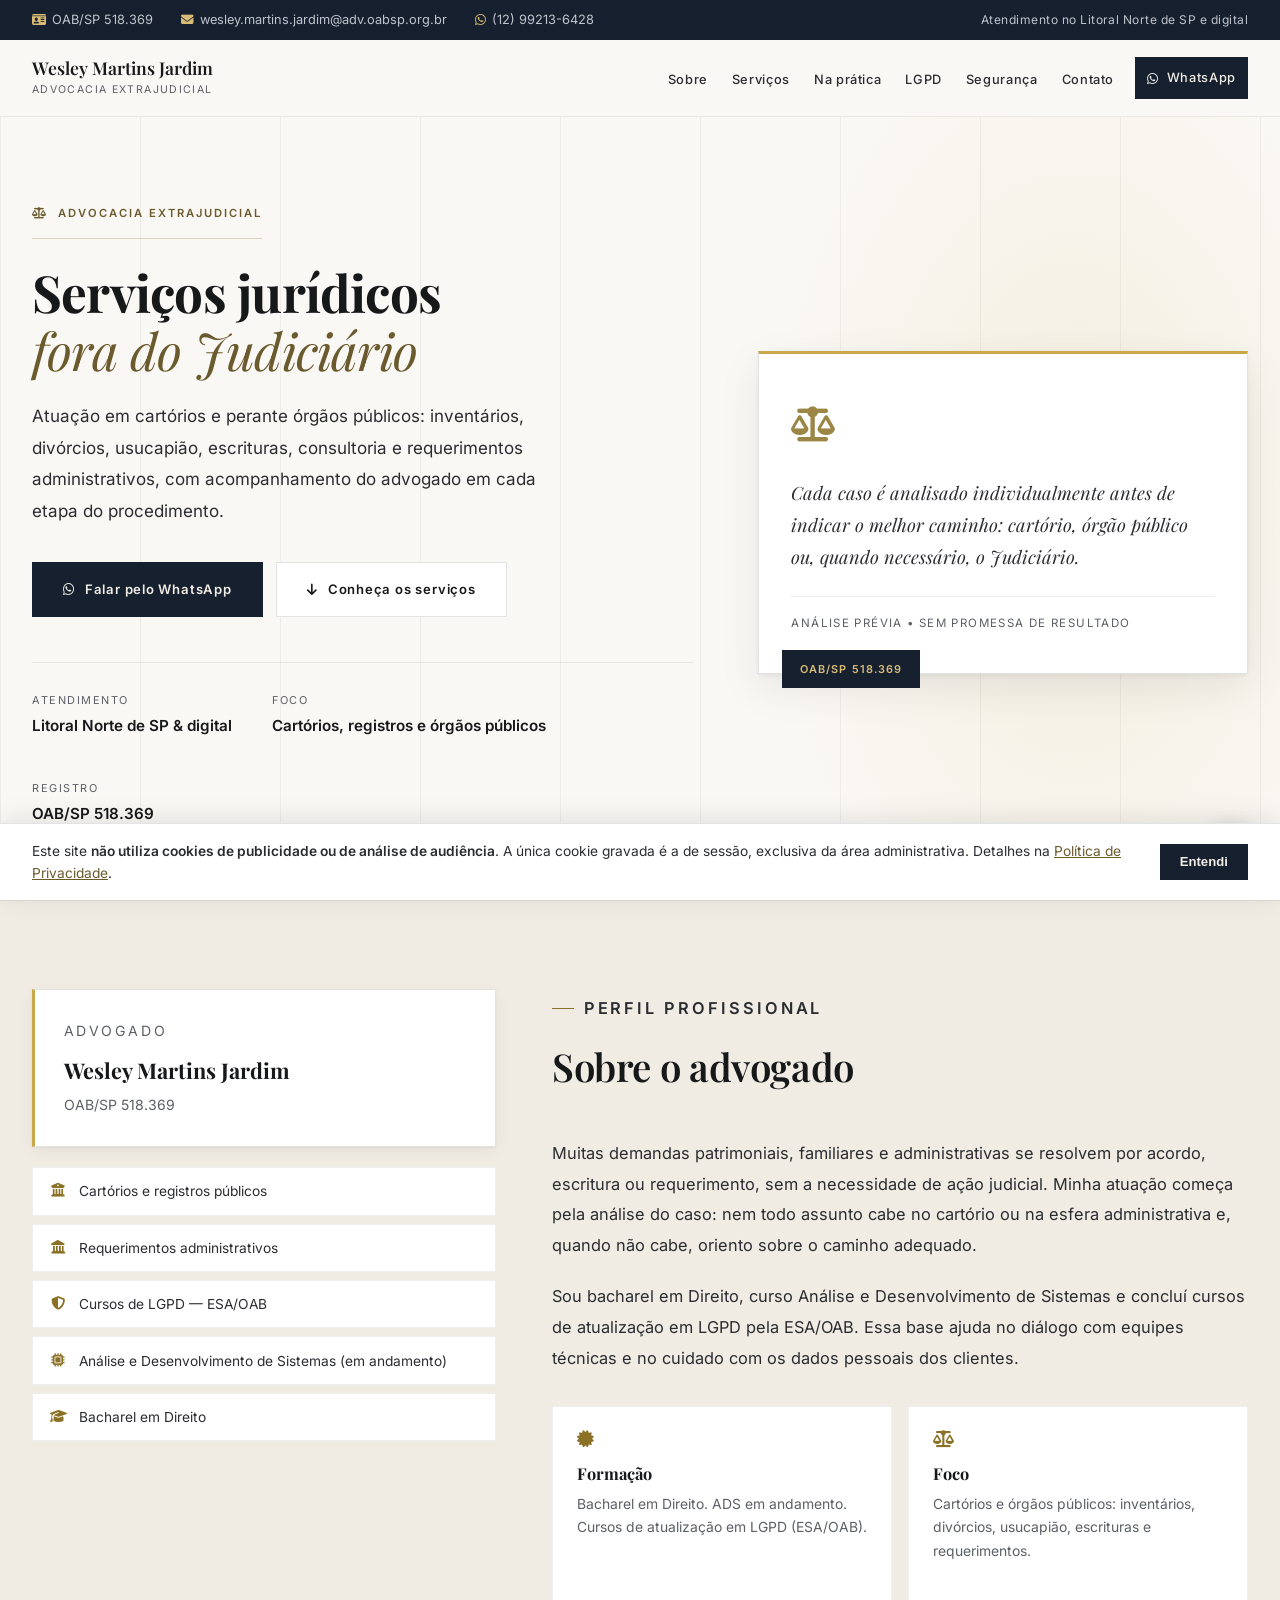
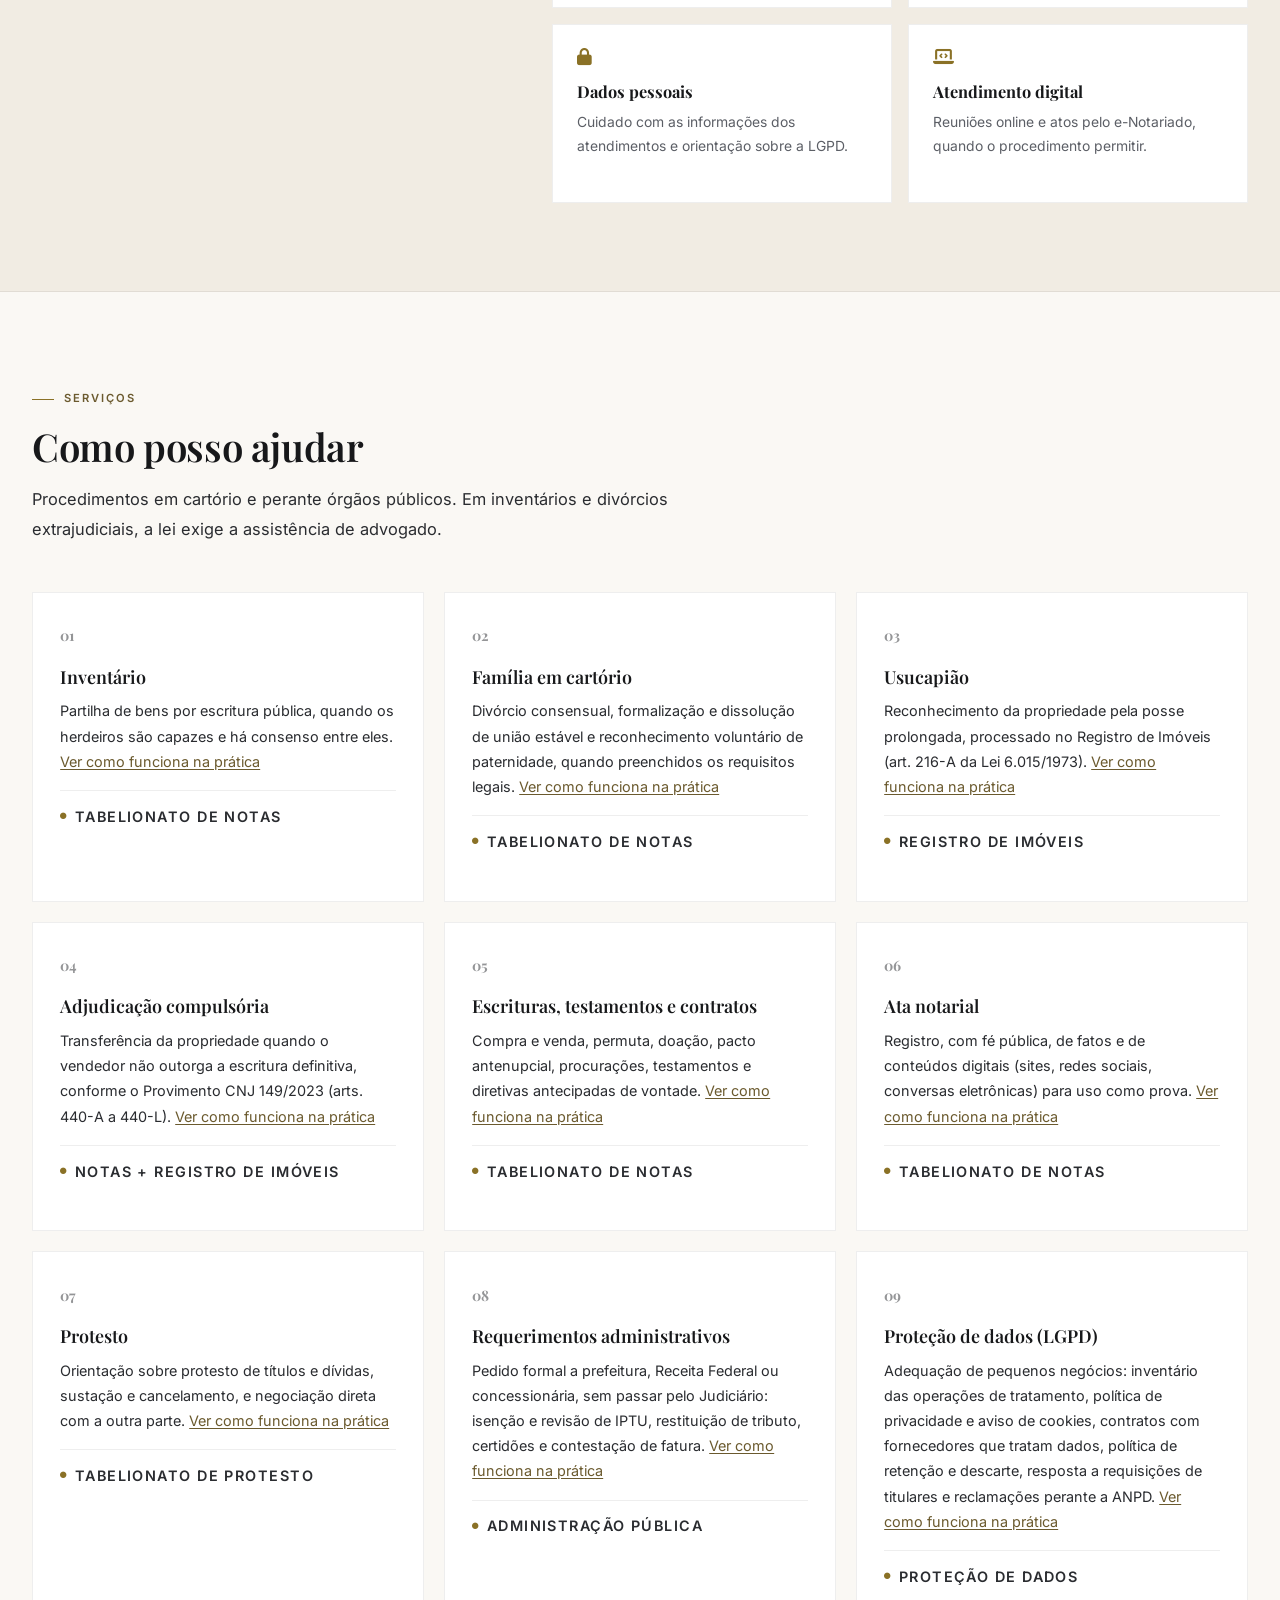
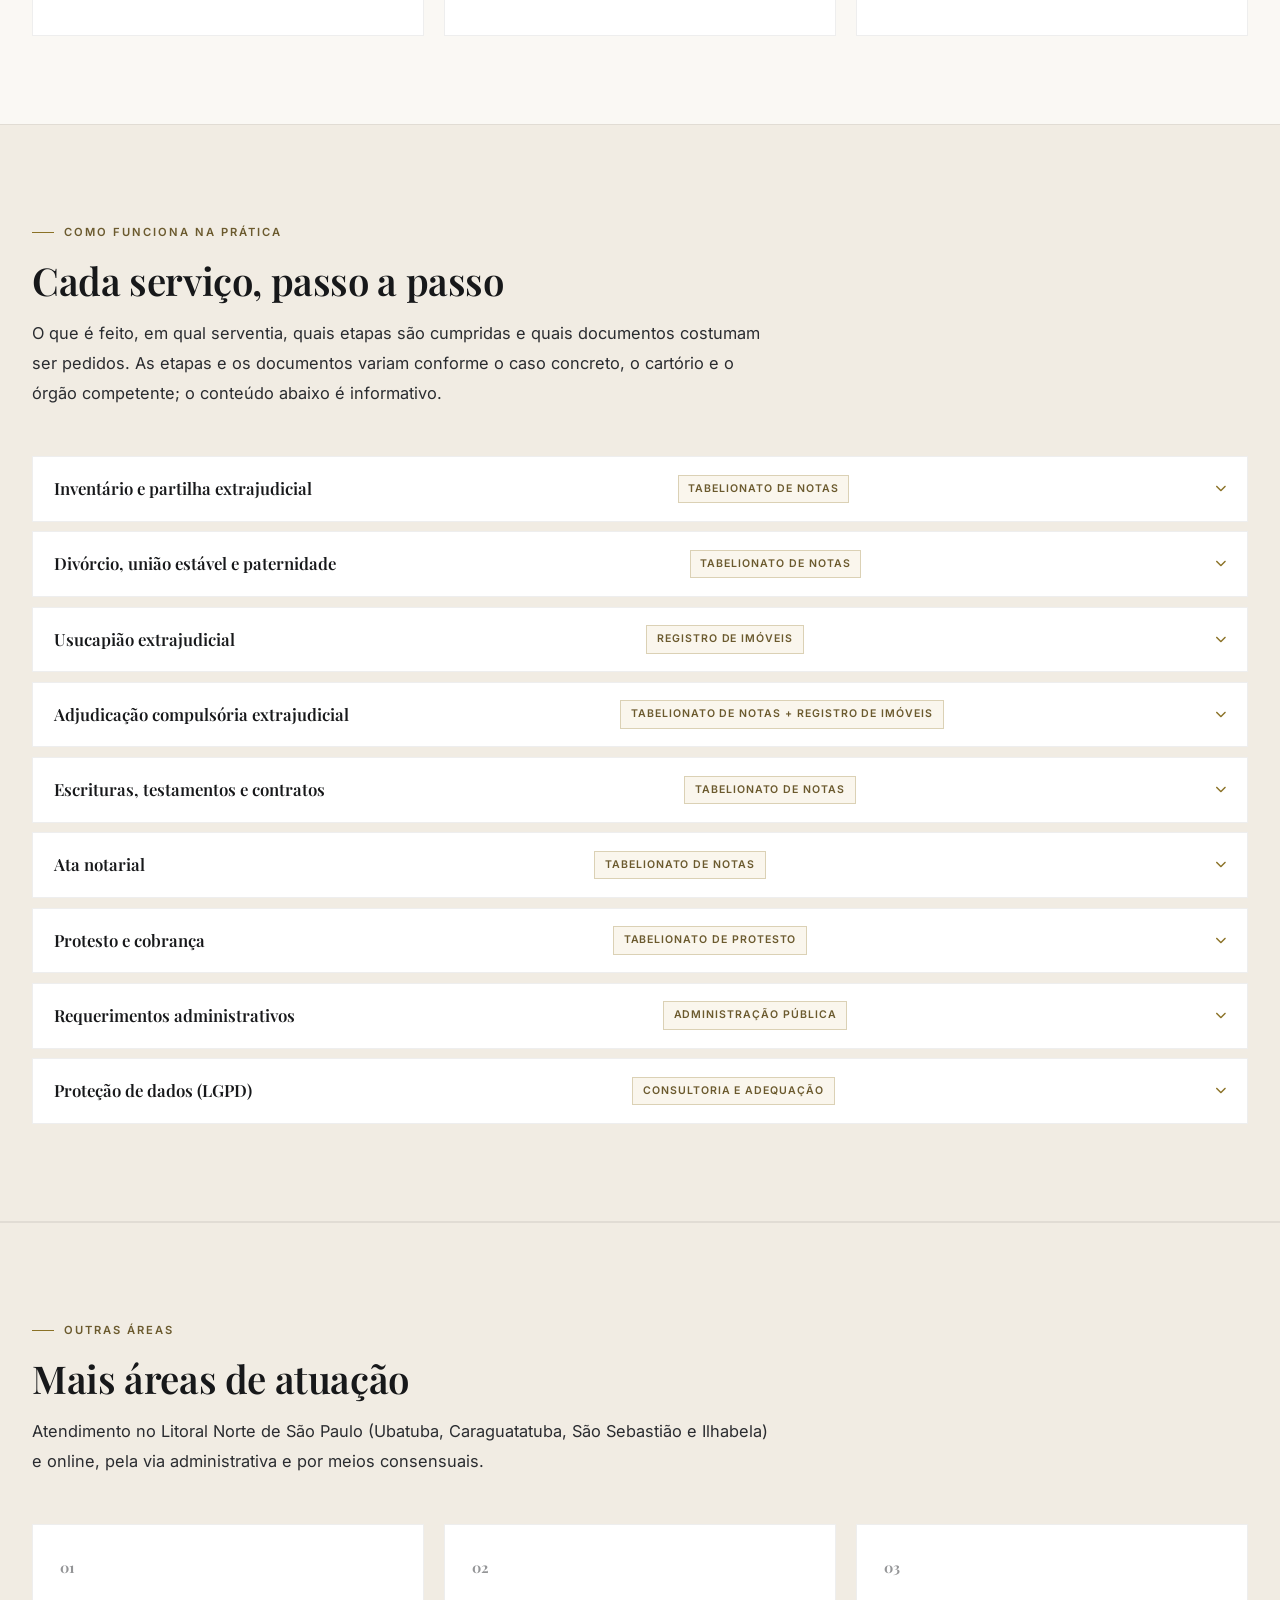
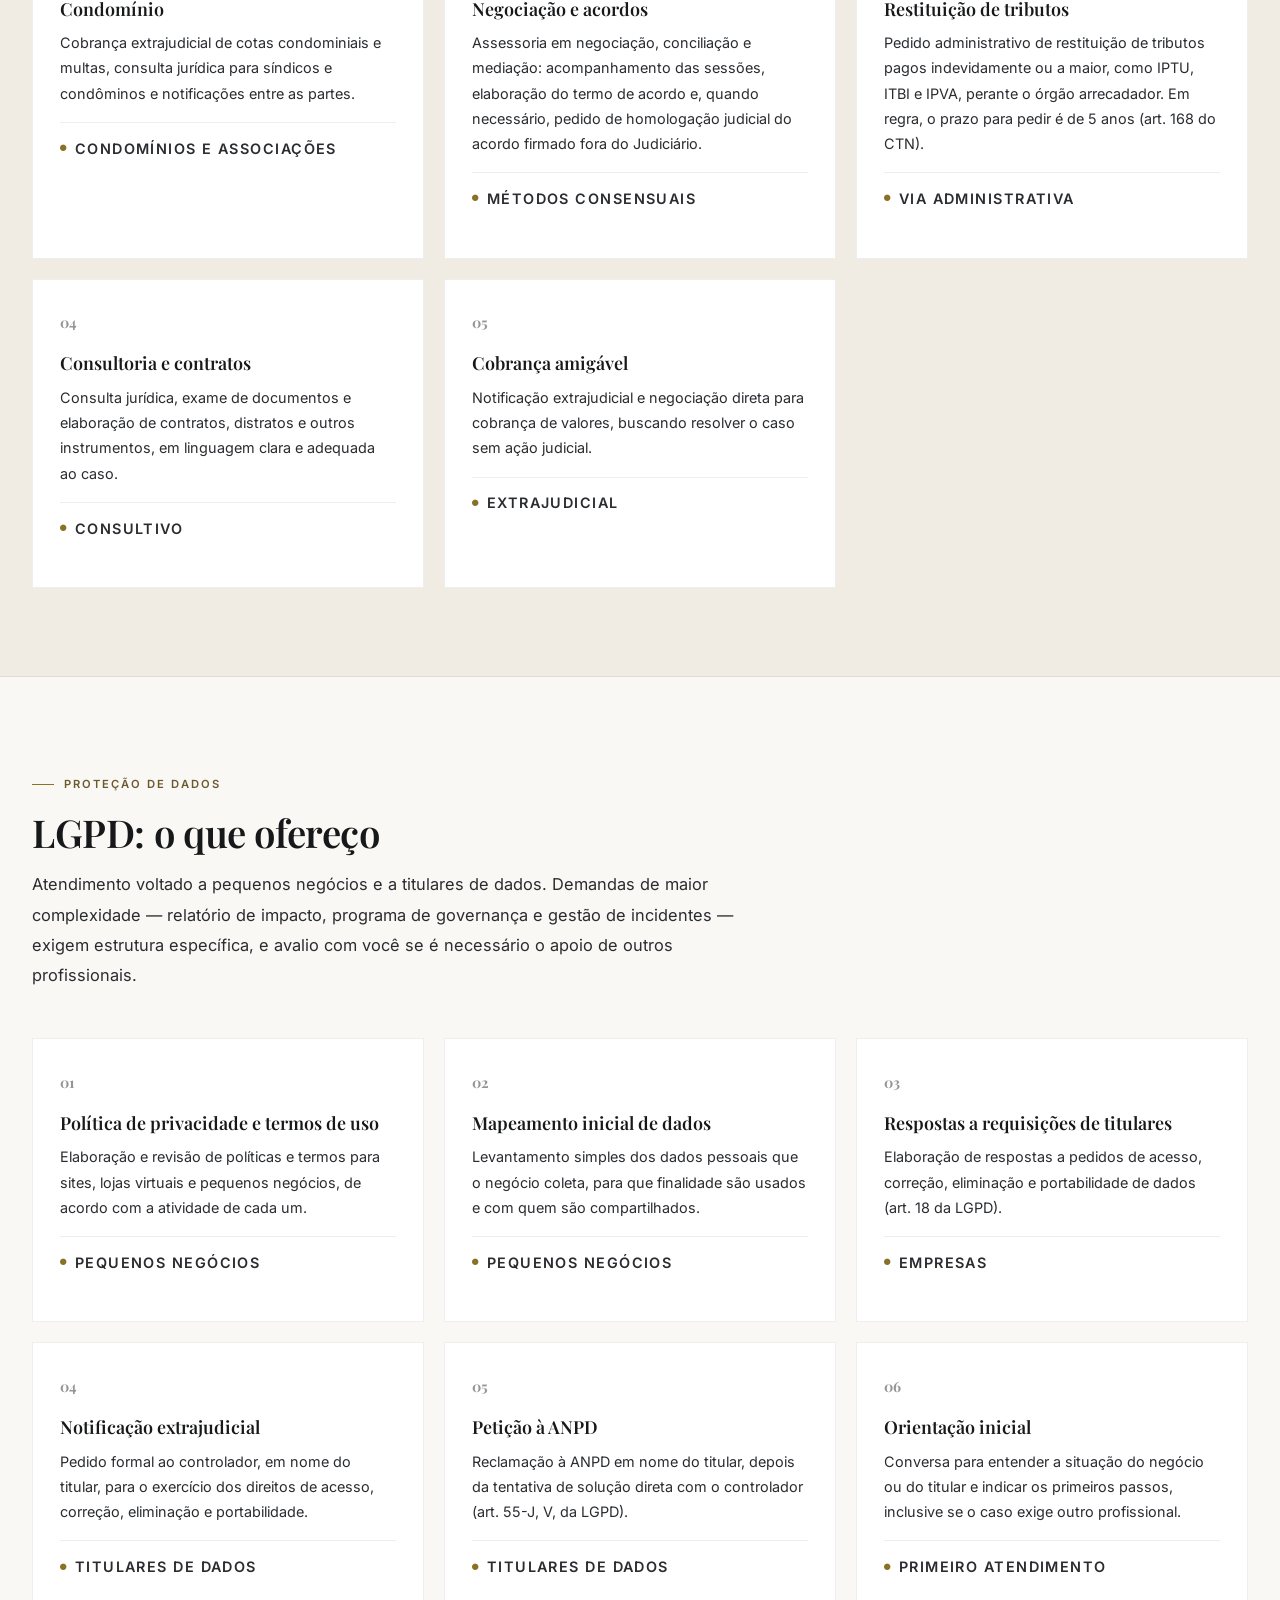
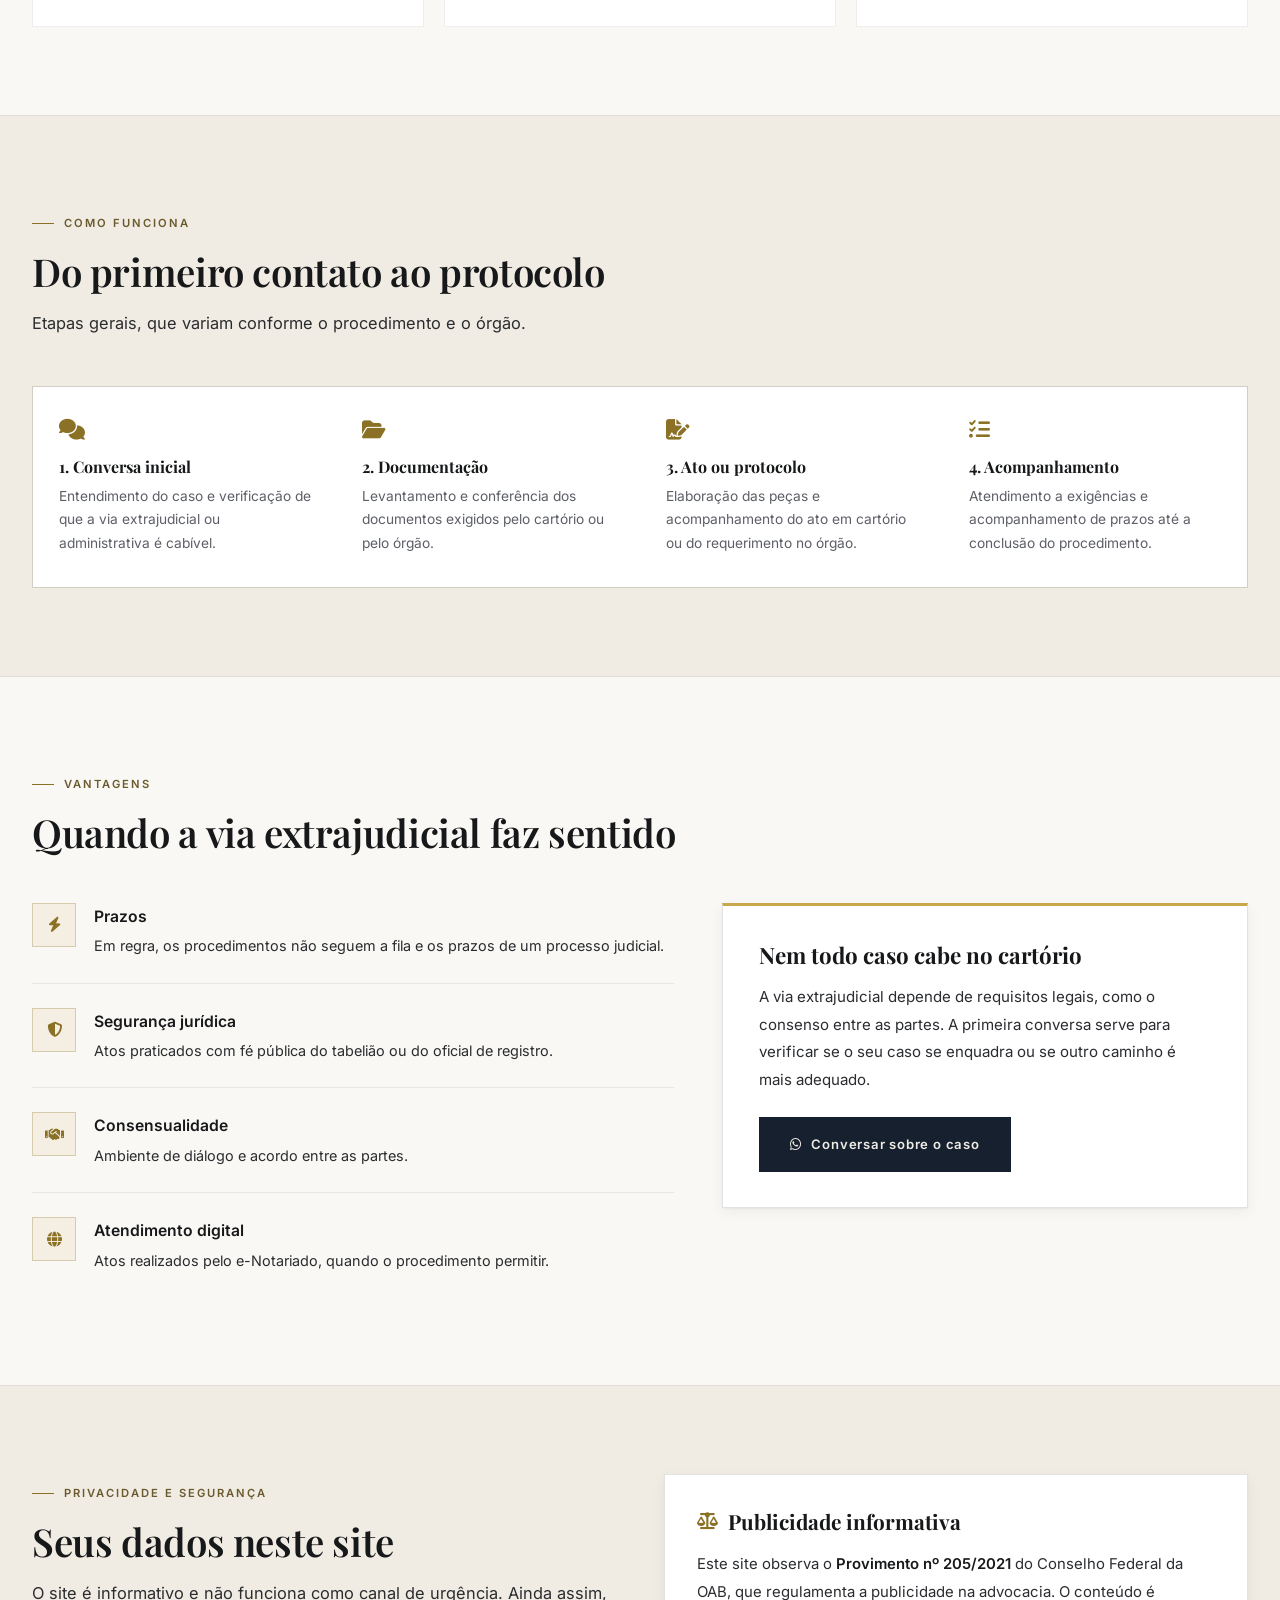
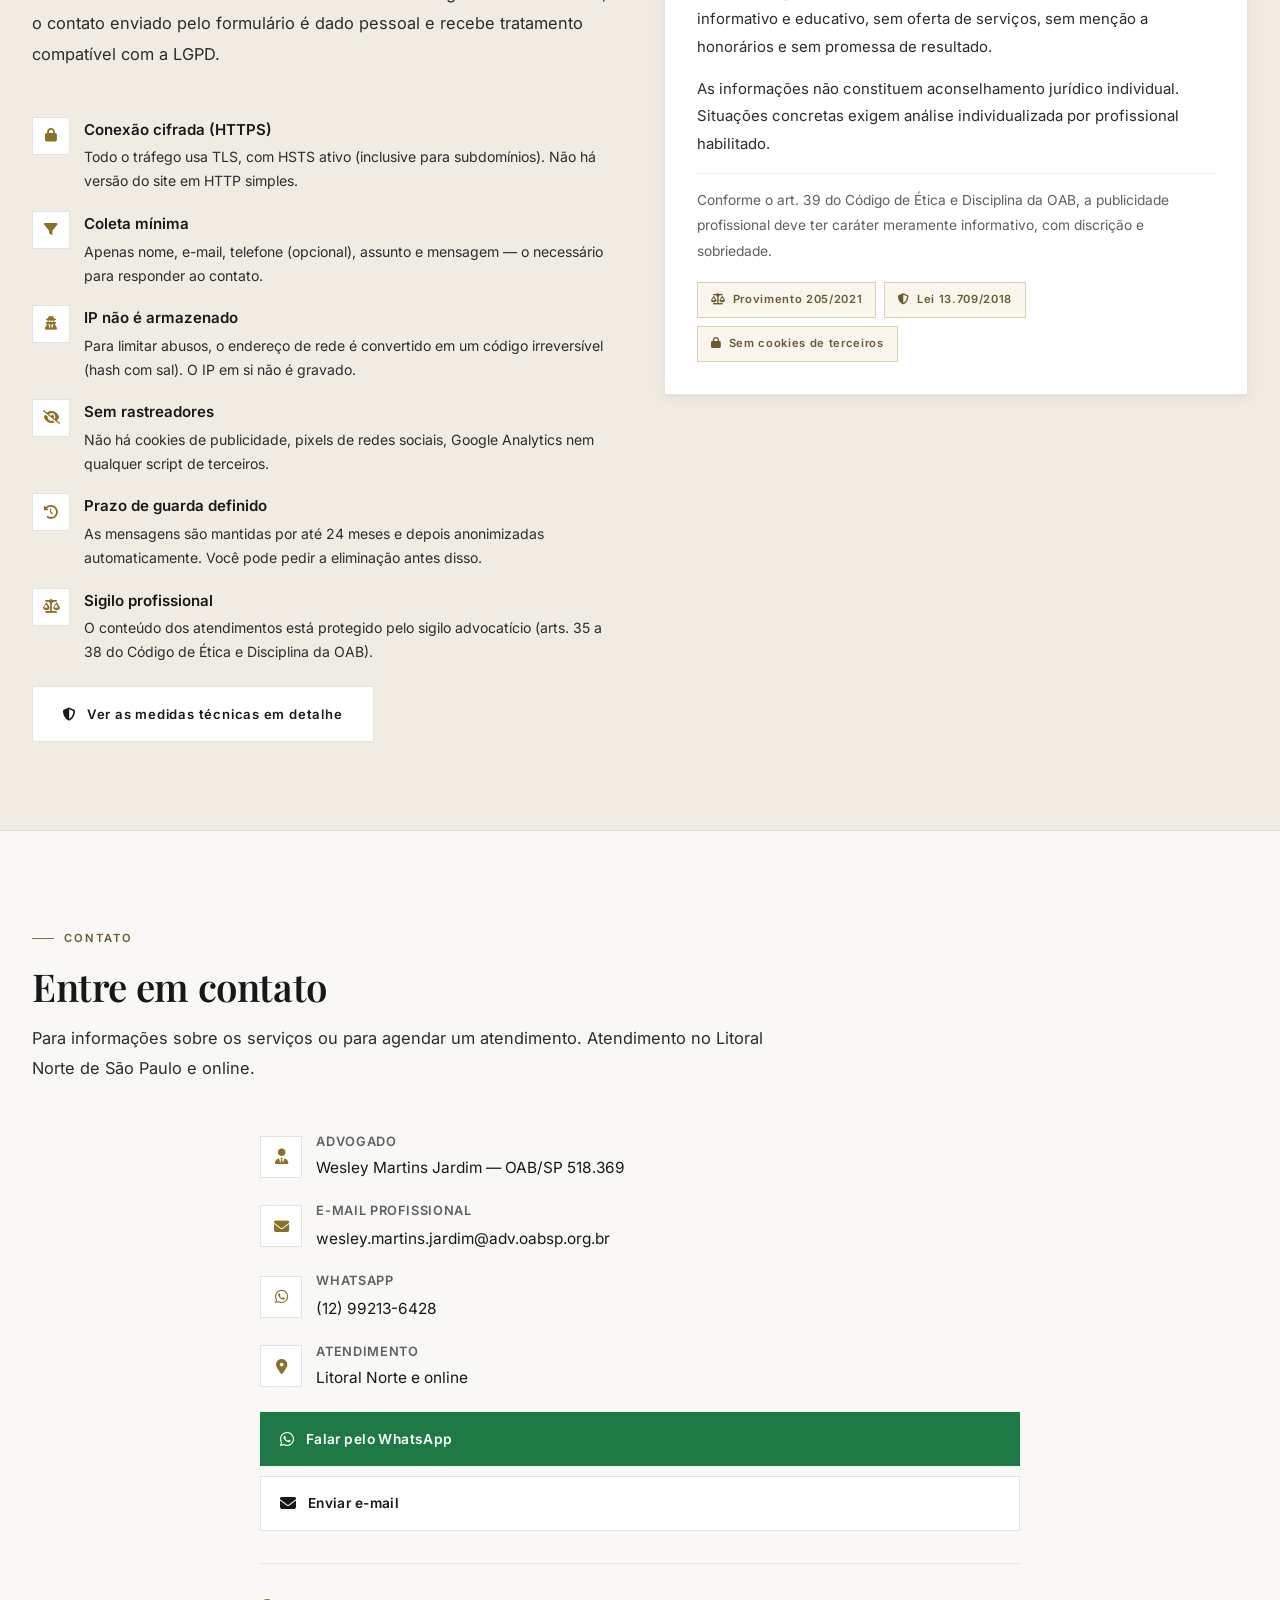
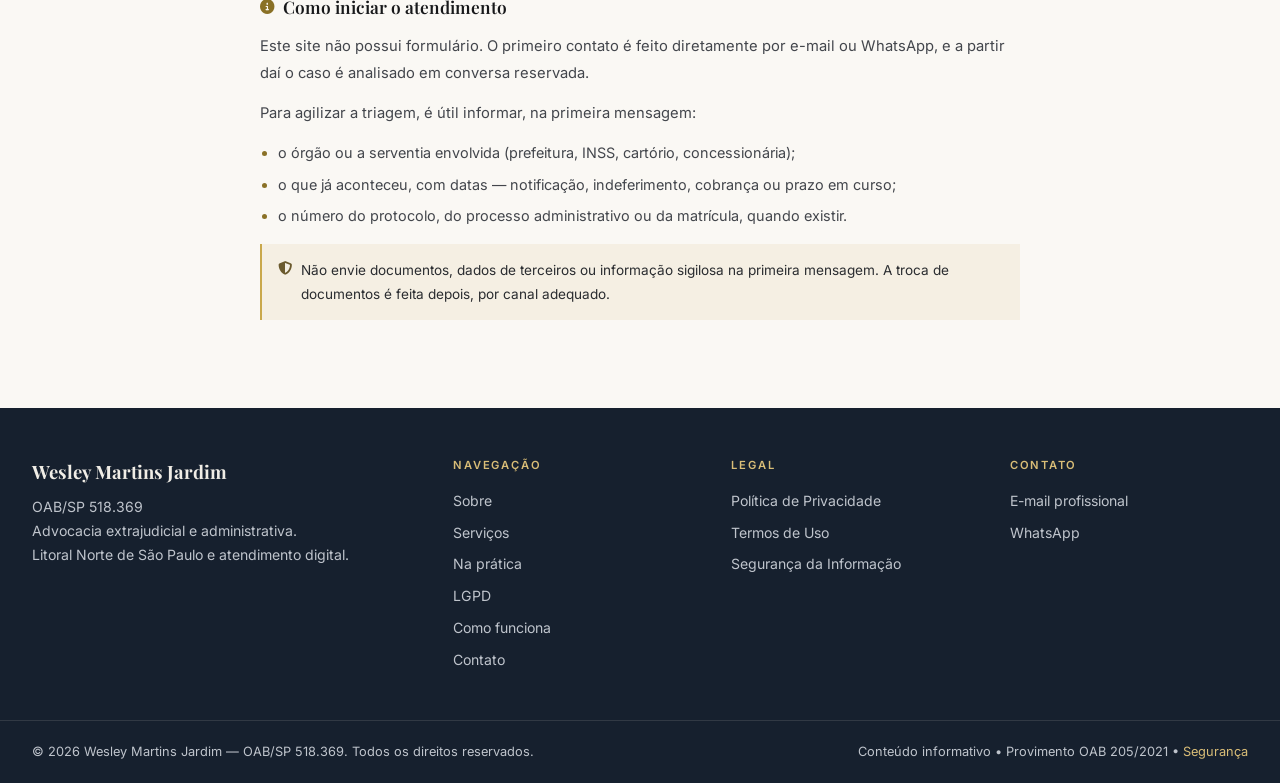
<file: wmj-site-html-php-mysql/index.html>
<!DOCTYPE html>
<html lang="pt-BR">
<head>
<meta charset="UTF-8">
<meta name="viewport" content="width=device-width, initial-scale=1.0">
<title>Wesley Martins Jardim | Advogado OAB/SP 518.369 | Advocacia Extrajudicial</title>
<meta name="description" content="Advocacia extrajudicial e administrativa no Litoral Norte de São Paulo: inventário, divórcio em cartório, usucapião, escrituras, atas notariais, protesto, requerimentos perante órgãos públicos e proteção de dados.">
<meta name="author" content="Wesley Martins Jardim - OAB/SP 518.369">
<meta name="robots" content="index, follow">
<meta name="theme-color" content="#16202e">
<meta property="og:locale" content="pt_BR">
<meta property="og:type" content="website">
<meta property="og:site_name" content="Wesley Martins Jardim">
<meta property="og:title" content="Wesley Martins Jardim | Advogado OAB/SP 518.369 | Advocacia Extrajudicial">
<meta property="og:description" content="Advocacia extrajudicial e administrativa no Litoral Norte de São Paulo: inventário, divórcio em cartório, usucapião, escrituras, atas notariais, protesto, requerimentos perante órgãos públicos e proteção de dados.">
<meta name="twitter:card" content="summary">
<link rel="icon" type="image/svg+xml" href="static/favicon.svg">
<link rel="stylesheet" href="static/vendor/fa/css/all.min.css">
<link rel="stylesheet" href="static/site.css">
<script type="application/ld+json">{"@context":"https://schema.org","@type":"LegalService","name":"Wesley Martins Jardim — Advocacia Extrajudicial","description":"Advocacia extrajudicial e administrativa: inventário, divórcio e união estável em cartório, usucapião, escrituras, ata notarial, protesto, requerimentos perante órgãos públicos e proteção de dados.","areaServed":["Ubatuba","Caraguatatuba","São Sebastião","Ilhabela","Litoral Norte de São Paulo"],"email":"wesley.martins.jardim@adv.oabsp.org.br","telephone":"+5512992136428","address":{"@type":"PostalAddress","addressRegion":"SP","addressCountry":"BR"},"knowsLanguage":"pt-BR","founder":{"@type":"Person","name":"Wesley Martins Jardim","jobTitle":"Advogado","identifier":"OAB/SP 518.369"},"serviceType":["Inventário e partilha extrajudicial","Divórcio, união estável e paternidade","Usucapião extrajudicial","Adjudicação compulsória extrajudicial","Escrituras, testamentos e contratos","Ata notarial","Protesto e cobrança","Requerimentos administrativos","Proteção de dados (LGPD)"]}</script>
</head>
<body>
<a class="skip-link" href="#main">Ir para o conteúdo</a>
<div class="topbar">
  <div class="topbar-inner">
    <div class="topbar-left">
      <span><i class="fas fa-id-card" aria-hidden="true"></i>OAB/SP 518.369</span>
      <a href="mailto:wesley.martins.jardim@adv.oabsp.org.br"><i class="fas fa-envelope" aria-hidden="true"></i>wesley.martins.jardim@adv.oabsp.org.br</a>
      <a href="https://wa.me/5512992136428?text=Ol%C3%A1%2C%20gostaria%20de%20informa%C3%A7%C3%B5es%20sobre%20um%20atendimento." target="_blank" rel="noopener noreferrer"><i class="fab fa-whatsapp" aria-hidden="true"></i>(12) 99213-6428</a>
    </div>
    <div class="topbar-right">Atendimento no Litoral Norte de SP e digital</div>
  </div>
</div>
<header>
<nav class="nav" id="navbar" aria-label="Navegação principal">
  <div class="nav-inner">
    <a href="index.html" class="nav-brand">
      <span class="nav-brand-text">
        <span class="nav-brand-name">Wesley Martins Jardim</span>
        <span class="nav-brand-sub">Advocacia Extrajudicial</span>
      </span>
    </a>
    <ul class="nav-links" id="navLinks">
      <li><a href="#sobre">Sobre</a></li>
      <li><a href="#servicos">Serviços</a></li>
      <li><a href="#praticas">Na prática</a></li>
      <li><a href="#lgpd">LGPD</a></li>
      <li><a href="#seguranca">Segurança</a></li>
      <li><a href="#contato">Contato</a></li>
      <li><a href="https://wa.me/5512992136428?text=Ol%C3%A1%2C%20gostaria%20de%20informa%C3%A7%C3%B5es%20sobre%20um%20atendimento." class="nav-cta" target="_blank" rel="noopener noreferrer"><i class="fab fa-whatsapp" aria-hidden="true"></i> WhatsApp</a></li>
    </ul>
    <button class="nav-toggle" id="navToggle" type="button" aria-label="Abrir menu" aria-expanded="false" aria-controls="navLinks">
      <i class="fas fa-bars" aria-hidden="true"></i>
    </button>
  </div>
</nav>
</header>
<main id="main">
<section class="hero" id="hero">
  <div class="hero-inner">
    <div class="hero-content">
      <p class="hero-tag"><i class="fas fa-scale-balanced" aria-hidden="true"></i> Advocacia Extrajudicial</p>
      <h1>Serviços jurídicos<br><em>fora do Judiciário</em></h1>
      <p class="hero-desc">
        Atuação em cartórios e perante órgãos públicos: inventários, divórcios, usucapião,
        escrituras, consultoria e requerimentos administrativos, com acompanhamento do advogado
        em cada etapa do procedimento.
      </p>
      <div class="hero-actions">
        <a href="https://wa.me/5512992136428?text=Ol%C3%A1%2C%20gostaria%20de%20informa%C3%A7%C3%B5es%20sobre%20um%20atendimento." class="btn-primary" target="_blank" rel="noopener noreferrer">
          <i class="fab fa-whatsapp" aria-hidden="true"></i> Falar pelo WhatsApp
        </a>
        <a href="#servicos" class="btn-secondary">
          <i class="fas fa-arrow-down" aria-hidden="true"></i> Conheça os serviços
        </a>
      </div>
      <div class="hero-features">
        <div class="hero-feature">
          <span class="hero-feature-label">Atendimento</span>
          <span class="hero-feature-value">Litoral Norte de SP &amp; digital</span>
        </div>
        <div class="hero-feature">
          <span class="hero-feature-label">Foco</span>
          <span class="hero-feature-value">Cartórios, registros e órgãos públicos</span>
        </div>
        <div class="hero-feature">
          <span class="hero-feature-label">Registro</span>
          <span class="hero-feature-value">OAB/SP 518.369</span>
        </div>
      </div>
    </div>
    <div class="hero-visual">
      <div class="hero-visual-frame">
        <div class="hero-visual-icon"><i class="fas fa-scale-balanced" aria-hidden="true"></i></div>
        <p class="hero-visual-quote">
          Cada caso é analisado individualmente antes de indicar o melhor caminho:
          cartório, órgão público ou, quando necessário, o Judiciário.
        </p>
        <span class="hero-visual-cite">Análise prévia &bull; Sem promessa de resultado</span>
      </div>
      <div class="hero-visual-badge">OAB/SP 518.369</div>
    </div>
  </div>
</section>
<section class="about" id="sobre">
  <div class="container">
    <div class="about-grid">
      <aside class="about-sidebar reveal">
        <div class="about-credential">
          <p class="about-credential-label">Advogado</p>
          <h3>Wesley Martins Jardim</h3>
          <p>OAB/SP 518.369</p>
        </div>
        <div class="about-badges">
          <div class="about-badge"><i class="fas fa-building-columns" aria-hidden="true"></i><span>Cartórios e registros públicos</span></div>
          <div class="about-badge"><i class="fas fa-landmark" aria-hidden="true"></i><span>Requerimentos administrativos</span></div>
          <div class="about-badge"><i class="fas fa-shield-halved" aria-hidden="true"></i><span>Cursos de LGPD &mdash; ESA/OAB</span></div>
          <div class="about-badge"><i class="fas fa-microchip" aria-hidden="true"></i><span>Análise e Desenvolvimento de Sistemas (em andamento)</span></div>
          <div class="about-badge"><i class="fas fa-graduation-cap" aria-hidden="true"></i><span>Bacharel em Direito</span></div>
        </div>
      </aside>
      <div class="about-content reveal">
        <div class="section-header">
          <p class="section-tag">Perfil profissional</p>
          <h2 class="section-title">Sobre o advogado</h2>
        </div>
        <p>
          Muitas demandas patrimoniais, familiares e administrativas se resolvem por acordo,
          escritura ou requerimento, sem a necessidade de ação judicial. Minha atuação começa
          pela análise do caso: nem todo assunto cabe no cartório ou na esfera administrativa e,
          quando não cabe, oriento sobre o caminho adequado.
        </p>
        <p>
          Sou bacharel em Direito, curso Análise e Desenvolvimento de Sistemas e concluí cursos
          de atualização em LGPD pela ESA/OAB. Essa base ajuda no diálogo com equipes técnicas e
          no cuidado com os dados pessoais dos clientes.
        </p>
        <div class="about-pillars">
          <div class="pillar">
            <i class="fas fa-certificate" aria-hidden="true"></i>
            <h4>Formação</h4>
            <p>Bacharel em Direito. ADS em andamento. Cursos de atualização em LGPD (ESA/OAB).</p>
          </div>
          <div class="pillar">
            <i class="fas fa-scale-balanced" aria-hidden="true"></i>
            <h4>Foco</h4>
            <p>Cartórios e órgãos públicos: inventários, divórcios, usucapião, escrituras e requerimentos.</p>
          </div>
          <div class="pillar">
            <i class="fas fa-lock" aria-hidden="true"></i>
            <h4>Dados pessoais</h4>
            <p>Cuidado com as informações dos atendimentos e orientação sobre a LGPD.</p>
          </div>
          <div class="pillar">
            <i class="fas fa-laptop-code" aria-hidden="true"></i>
            <h4>Atendimento digital</h4>
            <p>Reuniões online e atos pelo e-Notariado, quando o procedimento permitir.</p>
          </div>
        </div>
      </div>
    </div>
  </div>
</section>
<section class="services" id="servicos">
  <div class="container">
    <div class="section-header reveal">
      <p class="section-tag">Serviços</p>
      <h2 class="section-title">Como posso ajudar</h2>
      <p class="section-subtitle">
        Procedimentos em cartório e perante órgãos públicos. Em inventários e divórcios
        extrajudiciais, a lei exige a assistência de advogado.
      </p>
    </div>
    <div class="services-grid reveal">
      <article class="service-card">
  <p class="service-num">01</p>
  <h3>Inventário</h3>
  <p>Partilha de bens por escritura pública, quando os herdeiros são capazes e há consenso entre eles. <a href="#pratica-inventario">Ver como funciona na prática</a></p>
  <p class="service-label"><i class="fas fa-circle" aria-hidden="true"></i>Tabelionato de Notas</p>
</article>
      <article class="service-card">
  <p class="service-num">02</p>
  <h3>Família em cartório</h3>
  <p>Divórcio consensual, formalização e dissolução de união estável e reconhecimento voluntário de paternidade, quando preenchidos os requisitos legais. <a href="#pratica-familia">Ver como funciona na prática</a></p>
  <p class="service-label"><i class="fas fa-circle" aria-hidden="true"></i>Tabelionato de Notas</p>
</article>
      <article class="service-card">
  <p class="service-num">03</p>
  <h3>Usucapião</h3>
  <p>Reconhecimento da propriedade pela posse prolongada, processado no Registro de Imóveis (art. 216-A da Lei 6.015/1973). <a href="#pratica-usucapiao">Ver como funciona na prática</a></p>
  <p class="service-label"><i class="fas fa-circle" aria-hidden="true"></i>Registro de Imóveis</p>
</article>
      <article class="service-card">
  <p class="service-num">04</p>
  <h3>Adjudicação compulsória</h3>
  <p>Transferência da propriedade quando o vendedor não outorga a escritura definitiva, conforme o Provimento CNJ 149/2023 (arts. 440-A a 440-L). <a href="#pratica-adjudicacao">Ver como funciona na prática</a></p>
  <p class="service-label"><i class="fas fa-circle" aria-hidden="true"></i>Notas + Registro de Imóveis</p>
</article>
      <article class="service-card">
  <p class="service-num">05</p>
  <h3>Escrituras, testamentos e contratos</h3>
  <p>Compra e venda, permuta, doação, pacto antenupcial, procurações, testamentos e diretivas antecipadas de vontade. <a href="#pratica-escrituras">Ver como funciona na prática</a></p>
  <p class="service-label"><i class="fas fa-circle" aria-hidden="true"></i>Tabelionato de Notas</p>
</article>
      <article class="service-card">
  <p class="service-num">06</p>
  <h3>Ata notarial</h3>
  <p>Registro, com fé pública, de fatos e de conteúdos digitais (sites, redes sociais, conversas eletrônicas) para uso como prova. <a href="#pratica-ata-notarial">Ver como funciona na prática</a></p>
  <p class="service-label"><i class="fas fa-circle" aria-hidden="true"></i>Tabelionato de Notas</p>
</article>
      <article class="service-card">
  <p class="service-num">07</p>
  <h3>Protesto</h3>
  <p>Orientação sobre protesto de títulos e dívidas, sustação e cancelamento, e negociação direta com a outra parte. <a href="#pratica-protesto">Ver como funciona na prática</a></p>
  <p class="service-label"><i class="fas fa-circle" aria-hidden="true"></i>Tabelionato de Protesto</p>
</article>
      <article class="service-card">
  <p class="service-num">08</p>
  <h3>Requerimentos administrativos</h3>
  <p>Pedido formal a prefeitura, Receita Federal ou concessionária, sem passar pelo Judiciário: isenção e revisão de IPTU, restituição de tributo, certidões e contestação de fatura. <a href="#pratica-requerimentos">Ver como funciona na prática</a></p>
  <p class="service-label"><i class="fas fa-circle" aria-hidden="true"></i>Administração pública</p>
</article>
      <article class="service-card">
  <p class="service-num">09</p>
  <h3>Proteção de dados (LGPD)</h3>
  <p>Adequação de pequenos negócios: inventário das operações de tratamento, política de privacidade e aviso de cookies, contratos com fornecedores que tratam dados, política de retenção e descarte, resposta a requisições de titulares e reclamações perante a ANPD. <a href="#pratica-lgpd">Ver como funciona na prática</a></p>
  <p class="service-label"><i class="fas fa-circle" aria-hidden="true"></i>Proteção de Dados</p>
</article>
    </div>
  </div>
</section>
<section class="praticas" id="praticas">
  <div class="container">
    <div class="section-header reveal">
      <p class="section-tag">Como funciona na prática</p>
      <h2 class="section-title">Cada serviço, passo a passo</h2>
      <p class="section-subtitle">
        O que é feito, em qual serventia, quais etapas são cumpridas e quais documentos
        costumam ser pedidos. As etapas e os documentos variam conforme o caso concreto,
        o cartório e o órgão competente; o conteúdo abaixo é informativo.
      </p>
    </div>
    <div class="reveal">
      <details class="pratica" id="pratica-inventario"><summary class="pratica-head"><span class="pratica-title">Inventário e partilha extrajudicial</span><span class="pratica-serventia">Tabelionato de Notas</span></summary><div class="pratica-body"><p class="pratica-resumo">A herança é dividida por escritura pública, sem processo judicial, quando os interessados estão de acordo.</p><div class="pratica-grid"><div class="pratica-col"><h4><i class="fas fa-user-check" aria-hidden="true"></i> Quando se aplica</h4><ul><li>Todos os herdeiros capazes e concordes com a partilha</li><li>Herdeiro menor ou incapaz, desde a Res. CNJ 571/2024: o quinhão é pago em parte ideal de cada bem e o Ministério Público se manifesta (art. 12-A da Res. CNJ 35/2007)</li><li>Havendo testamento: possível com autorização judicial na ação de abertura e cumprimento do testamento (art. 12-B)</li></ul></div><div class="pratica-col"><h4><i class="fas fa-list-ol" aria-hidden="true"></i> Etapas</h4><ol><li>Reunião para levantar o acervo, as dívidas e a forma de partilha pretendida</li><li>Levantamento das certidões do falecido, dos herdeiros e dos bens (matrículas, veículos, saldos)</li><li>Apuração e recolhimento do ITCMD — no Estado de São Paulo, o inventário não requerido em 60 dias da abertura da sucessão sofre acréscimo de 10% sobre o imposto, elevado a 20% após 180 dias (art. 21, I, da Lei estadual 10.705/2000)</li><li>Minuta da escritura de partilha e conferência por todos os interessados</li><li>Lavratura da escritura no tabelionato escolhido pelas partes (livre escolha, art. 1º da Res. CNJ 35/2007)</li><li>Registro das transmissões: imóveis no Registro de Imóveis, veículos no Detran, participações societárias na Junta Comercial</li></ol></div><div class="pratica-col"><h4><i class="fas fa-folder-open" aria-hidden="true"></i> Documentos usuais</h4><ul><li>Certidão de óbito</li><li>Documentos pessoais e certidões de estado civil dos herdeiros</li><li>Matrículas atualizadas dos imóveis e documentos dos demais bens</li><li>Certidão negativa de tributos do espólio, quando exigida</li><li>Comprovante de recolhimento do ITCMD</li></ul></div></div><p class="pratica-obs"><i class="fas fa-circle-info" aria-hidden="true"></i> A assistência de advogado é obrigatória (art. 1º, § 1º, da Res. CNJ 35/2007). Havendo litígio entre os herdeiros, o caminho é o inventário judicial.</p></div></details><details class="pratica" id="pratica-familia"><summary class="pratica-head"><span class="pratica-title">Divórcio, união estável e paternidade</span><span class="pratica-serventia">Tabelionato de Notas</span></summary><div class="pratica-body"><p class="pratica-resumo">Separação, divórcio e extinção de união estável consensuais, além de reconhecimento voluntário de paternidade.</p><div class="pratica-grid"><div class="pratica-col"><h4><i class="fas fa-user-check" aria-hidden="true"></i> Quando se aplica</h4><ul><li>Casais em acordo sobre partilha, alimentos e uso do nome</li><li>Havendo filhos menores ou incapazes: é possível desde que a guarda, a convivência e os alimentos já estejam resolvidos judicialmente, com a comprovação na escritura (art. 34, § 2º, da Res. CNJ 35/2007)</li><li>União estável: formalização ou extinção consensual por escritura declaratória</li></ul></div><div class="pratica-col"><h4><i class="fas fa-list-ol" aria-hidden="true"></i> Etapas</h4><ol><li>Conversa inicial para confirmar o consenso e os pontos que precisam ser definidos</li><li>Definição da partilha, dos alimentos e das demais cláusulas</li><li>Reunião dos documentos pessoais e dos bens</li><li>Minuta da escritura e leitura conjunta</li><li>Lavratura no tabelionato — o comparecimento pode ser por procuração pública com poderes específicos, válida por 30 dias (art. 36)</li><li>Averbação no Registro Civil e registro das transmissões de bens</li></ol></div><div class="pratica-col"><h4><i class="fas fa-folder-open" aria-hidden="true"></i> Documentos usuais</h4><ul><li>Certidão de casamento (ou escritura de união estável) atualizada</li><li>Documentos pessoais das partes</li><li>Documentos dos bens a partilhar</li><li>Sentença ou acordo homologado sobre guarda e alimentos, quando houver filhos menores</li></ul></div></div><p class="pratica-obs"><i class="fas fa-circle-info" aria-hidden="true"></i> A escritura deve declarar que as partes estão cientes das consequências do divórcio e sem intenção de reconciliação (art. 35).</p></div></details><details class="pratica" id="pratica-usucapiao"><summary class="pratica-head"><span class="pratica-title">Usucapião extrajudicial</span><span class="pratica-serventia">Registro de Imóveis</span></summary><div class="pratica-body"><p class="pratica-resumo">Reconhecimento da propriedade pela posse prolongada, por procedimento administrativo, sem ação judicial.</p><div class="pratica-grid"><div class="pratica-col"><h4><i class="fas fa-user-check" aria-hidden="true"></i> Quando se aplica</h4><ul><li>Imóveis urbanos ou rurais sem escritura ou registro, com posse contínua e pacífica</li><li>Regularização antes de partilha em inventário</li><li>Contratos antigos e documentos perdidos</li></ul></div><div class="pratica-col"><h4><i class="fas fa-list-ol" aria-hidden="true"></i> Etapas</h4><ol><li>Reunião de documentos e definição da modalidade de usucapião aplicável</li><li>Ata notarial lavrada no Tabelionato de Notas: o tabelião constata e descreve a posse, o tempo, os limites e as circunstâncias do imóvel</li><li>Requerimento protocolado no Registro de Imóveis com a ata e os demais documentos</li><li>Notificação dos confrontantes e dos titulares de direitos sobre o imóvel</li><li>Prazo para impugnação; sem impugnação e com a documentação em ordem, o imóvel é registrado em nome do possuidor</li></ol></div><div class="pratica-col"><h4><i class="fas fa-folder-open" aria-hidden="true"></i> Documentos usuais</h4><ul><li>Ata notarial de posse</li><li>Planta e memorial descritivo assinados por profissional habilitado, com ART/RRT</li><li>Certidões negativas do imóvel e dos confrontantes</li><li>Documentos que comprovem o tempo de posse (contas, contratos, fotos, testemunhas)</li></ul></div></div><p class="pratica-obs"><i class="fas fa-circle-info" aria-hidden="true"></i> Base legal: art. 216-A da Lei 6.015/1973. Havendo impugnação, o procedimento é remetido ao Judiciário.</p></div></details><details class="pratica" id="pratica-adjudicacao"><summary class="pratica-head"><span class="pratica-title">Adjudicação compulsória extrajudicial</span><span class="pratica-serventia">Tabelionato de Notas + Registro de Imóveis</span></summary><div class="pratica-body"><p class="pratica-resumo">Garante a transferência do imóvel quando o vendedor se recusa a assinar a escritura definitiva, ou quando faleceu ou desapareceu.</p><div class="pratica-grid"><div class="pratica-col"><h4><i class="fas fa-user-check" aria-hidden="true"></i> Quando se aplica</h4><ul><li>Promessa de compra e venda quitada, sem escritura definitiva</li><li>Vendedor que se recusa injustificadamente a outorgar a escritura</li><li>Vendedor falecido cujos herdeiros não assinam, ou estão desaparecidos</li><li>Loteamentos e condomínios antigos com contratos quitados e não registrados</li></ul></div><div class="pratica-col"><h4><i class="fas fa-list-ol" aria-hidden="true"></i> Etapas</h4><ol><li>Reunião dos documentos exigidos pelo art. 440-A do Provimento CNJ 149/2023</li><li>Notificação do vendedor para comparecer ao ato</li><li>Ata notarial em qualquer Tabelionato de Notas, quando houver necessidade de diligência</li><li>Requerimento protocolado no Registro de Imóveis do local do imóvel, com os requisitos do art. 440-L do Provimento CNJ 149/2023</li><li>Notificações e análise pelo registrador</li><li>Registro do imóvel em nome do comprador</li></ol></div><div class="pratica-col"><h4><i class="fas fa-folder-open" aria-hidden="true"></i> Documentos usuais</h4><ul><li>Instrumento de promessa de compra e venda (ou de permuta/cessão)</li><li>Prova de quitação do preço</li><li>Notificação do vendedor e comprovante</li><li>Certidões atualizadas da matrícula e das partes</li><li>Ata notarial, quando necessário</li></ul></div></div><p class="pratica-obs"><i class="fas fa-circle-info" aria-hidden="true"></i> Base legal: art. 216-B da Lei 6.015/1973. O protocolo também pode ser eletrônico, pela Central Registradores de Imóveis, com certificado digital ICP-Brasil.</p></div></details><details class="pratica" id="pratica-escrituras"><summary class="pratica-head"><span class="pratica-title">Escrituras, testamentos e contratos</span><span class="pratica-serventia">Tabelionato de Notas</span></summary><div class="pratica-body"><p class="pratica-resumo">Instrumentos públicos que dão segurança jurídica a negócios patrimoniais e familiares.</p><div class="pratica-grid"><div class="pratica-col"><h4><i class="fas fa-user-check" aria-hidden="true"></i> Quando se aplica</h4><ul><li>Compra e venda, permuta e doação de imóveis</li><li>Pacto antenupcial e alteração de regime de bens</li><li>Procurações, testamentos públicos e diretivas antecipadas de vontade</li></ul></div><div class="pratica-col"><h4><i class="fas fa-list-ol" aria-hidden="true"></i> Etapas</h4><ol><li>Análise da situação e definição do instrumento adequado</li><li>Conferência da documentação das partes e do bem</li><li>Elaboração da minuta com as cláusulas necessárias</li><li>Lavratura no tabelionato, com leitura e assinatura</li><li>Registro no Registro de Imóveis, quando a lei exigir</li></ol></div><div class="pratica-col"><h4><i class="fas fa-folder-open" aria-hidden="true"></i> Documentos usuais</h4><ul><li>Documentos pessoais e certidões de estado civil</li><li>Matrícula atualizada do imóvel</li><li>Certidões negativas exigidas pelo tabelião</li></ul></div></div></div></details><details class="pratica" id="pratica-ata-notarial"><summary class="pratica-head"><span class="pratica-title">Ata notarial</span><span class="pratica-serventia">Tabelionato de Notas</span></summary><div class="pratica-body"><p class="pratica-resumo">Registro, com fé pública, de fatos e de conteúdos digitais para uso como prova.</p><div class="pratica-grid"><div class="pratica-col"><h4><i class="fas fa-user-check" aria-hidden="true"></i> Quando se aplica</h4><ul><li>Constatação de conteúdos em sites, redes sociais e aplicativos</li><li>Registro de conversas eletrônicas e de e-mails</li><li>Comprovação de fatos presenciais e de estado de coisas</li></ul></div><div class="pratica-col"><h4><i class="fas fa-list-ol" aria-hidden="true"></i> Etapas</h4><ol><li>Definição do que precisa ser constatado e da finalidade probatória</li><li>Agendamento com o tabelionato</li><li>Constatação pelo tabelião, na presença do interessado ou por acesso remoto</li><li>Lavratura da ata, com descrição minuciosa do que foi verificado</li></ol></div><div class="pratica-col"><h4><i class="fas fa-folder-open" aria-hidden="true"></i> Documentos usuais</h4><ul><li>Documento de identidade do requerente</li><li>Indicação precisa dos endereços e conteúdos a constatar</li></ul></div></div><p class="pratica-obs"><i class="fas fa-circle-info" aria-hidden="true"></i> A ata notarial não julga o fato: ela documenta. A valoração como prova é feita pelo juízo, se houver litígio.</p></div></details><details class="pratica" id="pratica-protesto"><summary class="pratica-head"><span class="pratica-title">Protesto e cobrança</span><span class="pratica-serventia">Tabelionato de Protesto</span></summary><div class="pratica-body"><p class="pratica-resumo">Instrumento de cobrança e de prova da inadimplência, com possibilidade de negociação e de cancelamento.</p><div class="pratica-grid"><div class="pratica-col"><h4><i class="fas fa-user-check" aria-hidden="true"></i> Quando se aplica</h4><ul><li>Credores que buscam cobrança sem ação judicial</li><li>Devedores que precisam sustar ou cancelar protesto indevido</li><li>Negociação de dívidas já protestadas</li></ul></div><div class="pratica-col"><h4><i class="fas fa-list-ol" aria-hidden="true"></i> Etapas</h4><ol><li>Análise do título e da viabilidade do protesto</li><li>Envio do título a protesto pelo credor, ou orientação ao devedor</li><li>Notificação do devedor pelo tabelionato</li><li>Pagamento, negociação ou sustação/cancelamento, conforme o caso</li></ol></div><div class="pratica-col"><h4><i class="fas fa-folder-open" aria-hidden="true"></i> Documentos usuais</h4><ul><li>Título de crédito ou documento de dívida</li><li>Comprovantes de pagamento parcial, se houver</li><li>Documentos pessoais das partes</li></ul></div></div></div></details><details class="pratica" id="pratica-requerimentos"><summary class="pratica-head"><span class="pratica-title">Requerimentos administrativos</span><span class="pratica-serventia">Administração pública</span></summary><div class="pratica-body"><p class="pratica-resumo">Requerimento administrativo é o pedido formal, por escrito e fundamentado, dirigido a um órgão público <strong>fora do Judiciário</strong>, para obter um direito, corrigir um ato, impugnar uma cobrança ou recorrer de uma decisão. Não há juiz e não há sentença: o órgão decide em procedimento próprio, e a via judicial só entra depois, se for o caso.</p><p class="pratica-resumo"><strong>Não existe lista fechada</strong>, porque cada órgão cria e altera os seus procedimentos. O levantamento abaixo reúne as categorias que é possível atender neste momento. A lista não é promessa de resultado nem juízo sobre o êxito do pedido, que depende sempre da análise do caso concreto.</p><h4 class="pratica-sub"><i class="fas fa-building-columns" aria-hidden="true"></i> Prefeitura</h4><p class="pratica-sub-nota">Cobrança de tributo municipal, licenciamento de atividade e de obra, e regularização fundiária urbana.</p><div class="table-wrap"><table class="tab-req tab-unica"><thead><tr><th>Requerimento</th></tr></thead><tbody>
  <tr><td>Revisão de IPTU (área, valor venal) e cancelamento de lançamento em duplicidade</td></tr>
  <tr><td>Isenção ou imunidade de IPTU</td></tr>
  <tr><td>Parcelamento ou refinanciamento de débitos municipais</td></tr>
  <tr><td>Restituição de IPTU, ITBI e taxas pagas a mais</td></tr>
  <tr><td>Certidão negativa de débitos, de uso do solo, de número e de confrontação</td></tr>
  <tr><td>Alvará de funcionamento, inscrição municipal, alteração e baixa</td></tr>
</tbody></table></div><h4 class="pratica-sub"><i class="fas fa-flag" aria-hidden="true"></i> Estado de São Paulo</h4><p class="pratica-sub-nota">Tributo estadual e licenciamento estadual.</p><div class="table-wrap"><table class="tab-req tab-unica"><thead><tr><th>Requerimento</th></tr></thead><tbody>
  <tr><td>IPVA: isenção, restituição e cancelamento</td></tr>
</tbody></table></div><h4 class="pratica-sub"><i class="fas fa-landmark" aria-hidden="true"></i> União</h4><p class="pratica-sub-nota">Receita Federal, previdência, patrimônio da União, registro de marca e agências reguladoras.</p><div class="table-wrap"><table class="tab-req tab-unica"><thead><tr><th>Requerimento</th></tr></thead><tbody>
  <tr><td>Receita Federal: CPF e CNPJ (inscrição, regularização, correção de duplicidade)</td></tr>
  <tr><td>Certidões fiscais e parcelamentos</td></tr>
  <tr><td>ANS, ANAC e Banco Central: reclamação e contestação</td></tr>
</tbody></table></div><h4 class="pratica-sub"><i class="fas fa-bolt" aria-hidden="true"></i> Concessionárias e serviços regulados</h4><p class="pratica-sub-nota">Contestação de fatura de água, energia, telefonia e internet. Ligação irregular, recuperação de consumo, corte indevido e religação. Ressarcimento por dano elétrico em equipamentos. Reclamação na agência reguladora quando a empresa não resolve.</p><h4 class="pratica-sub"><i class="fas fa-stamp" aria-hidden="true"></i> Em cartório (também via administrativa)</h4><p class="pratica-sub-nota">Procedimentos que tramitam perante o registrador, sem passar pelo Judiciário.</p><div class="table-wrap"><table class="tab-req tab-unica"><thead><tr><th>Requerimento</th></tr></thead><tbody>
  <tr><td>Retificação administrativa de registro civil (nome, certidões)</td></tr>
  <tr><td>Usucapião e adjudicação compulsória</td></tr>
</tbody></table></div><h4 class="pratica-sub"><i class="fas fa-layer-group" aria-hidden="true"></i> Modelos que valem para qualquer órgão</h4><p class="pratica-sub-nota">Peças de uso geral, adaptáveis ao procedimento de cada repartição:</p><ul class="pratica-lista-req"><li>Pedido de certidão</li><li>Pedido de informação (Lei de Acesso à Informação)</li><li>Pedido de cópia de processo</li><li>Pedido de reconsideração</li><li>Recurso hierárquico</li><li>Impugnação e manifestação de inconformidade</li><li>Cumprimento de exigência</li><li>Pedido de prorrogação de prazo</li><li>Pedido de efeito suspensivo</li><li>Reclamação e pedido de revisão</li></ul><p class="pratica-obs"><i class="fas fa-circle-info" aria-hidden="true"></i> <strong>Como achar o procedimento exato.</strong> A Lei 13.460/2017 obriga cada órgão a manter uma <em>Carta de Serviços</em> ao usuário, com os requerimentos disponíveis, os documentos exigidos e os prazos. É por ela que se confirma o caminho antes de protocolar — a da Prefeitura de São Sebastião, por exemplo, serve de base para o atendimento no município.</p><p class="pratica-obs"><i class="fas fa-clock" aria-hidden="true"></i> <strong>O prazo é o ponto crítico.</strong> Enquanto o requerimento tramita, outros prazos continuam correndo: o de 120 dias para impugnar ato ilegal por mandado de segurança (art. 23 da Lei 12.016/2009) e o de restituição de tributo, em regra 5 anos (art. 168 do CTN). Em muitos casos o protocolo administrativo <strong>não interrompe</strong> esses prazos — por isso a análise do prazo vem antes da elaboração do pedido.</p></div></details><details class="pratica" id="pratica-lgpd"><summary class="pratica-head">
  <span class="pratica-title">Proteção de dados (LGPD)</span><span class="pratica-serventia">Consultoria e adequação</span></summary><div class="pratica-body"><p class="pratica-resumo">Apoio a pequenos negócios, cartórios e órgãos públicos na adequação à Lei 13.709/2018, e apoio a titulares de dados no exercício dos direitos previstos na lei.</p><div class="pratica-grid"><div class="pratica-col"><h4><i class="fas fa-user-check" aria-hidden="true"></i> Quando se aplica</h4><ul><li>Sites, lojas virtuais e pequenos negócios que coletam dados</li><li>Cartórios, condomínios, clínicas, escolas e meios de hospedagem</li><li>Titulares que precisam exercer direitos (art. 18)</li><li>Respostas a requisições e reclamações</li></ul></div><div class="pratica-col"><h4><i class="fas fa-list-ol" aria-hidden="true"></i> Etapas</h4><ol><li>Conversa inicial para entender a situação</li><li>Mapeamento dos dados coletados, finalidades e compartilhamentos</li><li>Elaboração ou revisão de política de privacidade e termos de uso</li><li>Resposta a requisições de titulares ou notificação ao controlador</li><li>Reclamação à ANPD, quando a solução direta não for possível (art. 55-J, V)</li></ol></div><div class="pratica-col"><h4><i class="fas fa-folder-open" aria-hidden="true"></i> Documentos usuais</h4><ul><li>Descrição do negócio e dos dados tratados</li><li>Política de privacidade atual, se existir</li><li>Comunicações trocadas com o controlador, no caso do titular</li></ul></div></div><h4 class="pratica-sub"><i class="fas fa-clipboard-check" aria-hidden="true"></i> Diagnóstico e documentação</h4><p class="pratica-sub-nota">Levantamento das operações de tratamento e elaboração dos documentos que a lei exige.</p><ul class="pratica-lista-req"><li>Diagnóstico de conformidade (gap analysis)</li><li>Inventário das operações de tratamento (ROPA, art. 37)</li><li>Mapeamento de fluxo de dados</li><li>Classificação de dados: comum, sensível (art. 11) e de criança e adolescente (art. 14)</li><li>Definição de base legal por operação</li><li>Teste de balanceamento de legítimo interesse (LIA)</li><li>Programa de governança em privacidade (art. 50)</li><li>Política de Privacidade</li><li>Aviso de privacidade em camadas</li><li>Termos de Uso com cláusulas de proteção de dados</li><li>Política de Cookies e aviso de consentimento</li><li>Contrato com operador de dados</li><li>Cláusulas de LGPD em contratos com terceiros</li><li>Política de retenção e descarte (art. 16)</li><li>Regulamento interno de tratamento de dados</li></ul><h4 class="pratica-sub"><i class="fas fa-user-shield" aria-hidden="true"></i> Encarregado, titulares e ANPD</h4><p class="pratica-sub-nota">Atuação continuada e resposta a demandas de titulares, com comunicação à autoridade quando cabível.</p><ul class="pratica-lista-req"><li>Canal de comunicação com titulares</li><li>Orientação contínua à equipe</li><li>Atendimento e resposta a requisições de titulares (art. 18)</li><li>Parecer em reclamação de titular</li><li>Comunicação de incidente à ANPD e aos titulares (art. 48)</li></ul><h4 class="pratica-sub"><i class="fas fa-file-signature" aria-hidden="true"></i> Contratos, projetos e treinamento</h4><p class="pratica-sub-nota">Frentes que não são documento isolado, e sim análise de uma situação específica.</p><ul class="pratica-lista-req"><li>Transferência internacional de dados (arts. 33 a 36)</li><li>Compartilhamento de dados entre empresas (art. 26)</li><li>Due diligence de dados em compra de carteira, fusão ou sucessão</li><li>Privacidade desde a concepção (privacy by design)</li><li>Gestão e prova de consentimento (art. 8º)</li><li>Cartilha interna de boas práticas</li></ul><h4 class="pratica-sub"><i class="fas fa-building-columns" aria-hidden="true"></i> Adequação por setor</h4><p class="pratica-sub-nota">O mesmo método, ajustado ao tratamento de dados típico de cada atividade.</p><ul class="pratica-lista-req"><li>Cartórios e serventias extrajudiciais</li><li>Condomínios</li><li>Pousadas, hotéis e imobiliárias</li><li>Clínicas e consultórios</li><li>Escolas e creches</li><li>Pequenos negócios</li></ul><p class="pratica-obs"><i class="fas fa-circle-info" aria-hidden="true"></i> O que está disponível depende da estrutura de cada caso. A conformidade à LGPD é um processo contínuo, conduzido pelo controlador com apoio técnico: não há promessa de resultado, e a lei não prevê certificação de conformidade regulamentada pela ANPD.</p><p class="pratica-obs"><i class="fas fa-scale-balanced" aria-hidden="true"></i> Pequenos negócios têm obrigações flexibilizadas pela Res. ANPD 2/2022, mas não dispensadas. O programa de governança é avaliado conforme o volume e a sensibilidade dos dados tratados.</p></div></details>
    </div>
  </div>
</section>
<section class="areas" id="outras-areas" aria-labelledby="titulo-outras">
  <div class="container">
    <div class="section-header reveal">
      <p class="section-tag">Outras áreas</p>
      <h2 class="section-title" id="titulo-outras">Mais áreas de atuação</h2>
      <p class="section-subtitle">
        Atendimento no Litoral Norte de São Paulo (Ubatuba, Caraguatatuba, São Sebastião e
        Ilhabela) e online, pela via administrativa e por meios consensuais.
      </p>
    </div>
    <div class="services-grid reveal">
      <article class="service-card">
  <p class="service-num">01</p>
  <h3>Condomínio</h3>
  <p>Cobrança extrajudicial de cotas condominiais e multas, consulta jurídica para síndicos e condôminos e notificações entre as partes.</p>
  <p class="service-label"><i class="fas fa-circle" aria-hidden="true"></i>Condomínios e associações</p>
</article>
      <article class="service-card">
  <p class="service-num">02</p>
  <h3>Negociação e acordos</h3>
  <p>Assessoria em negociação, conciliação e mediação: acompanhamento das sessões, elaboração do termo de acordo e, quando necessário, pedido de homologação judicial do acordo firmado fora do Judiciário.</p>
  <p class="service-label"><i class="fas fa-circle" aria-hidden="true"></i>Métodos consensuais</p>
</article>
      <article class="service-card">
  <p class="service-num">03</p>
  <h3>Restituição de tributos</h3>
  <p>Pedido administrativo de restituição de tributos pagos indevidamente ou a maior, como IPTU, ITBI e IPVA, perante o órgão arrecadador. Em regra, o prazo para pedir é de 5 anos (art. 168 do CTN).</p>
  <p class="service-label"><i class="fas fa-circle" aria-hidden="true"></i>Via administrativa</p>
</article>
      <article class="service-card">
  <p class="service-num">04</p>
  <h3>Consultoria e contratos</h3>
  <p>Consulta jurídica, exame de documentos e elaboração de contratos, distratos e outros instrumentos, em linguagem clara e adequada ao caso.</p>
  <p class="service-label"><i class="fas fa-circle" aria-hidden="true"></i>Consultivo</p>
</article>
      <article class="service-card">
  <p class="service-num">05</p>
  <h3>Cobrança amigável</h3>
  <p>Notificação extrajudicial e negociação direta para cobrança de valores, buscando resolver o caso sem ação judicial.</p>
  <p class="service-label"><i class="fas fa-circle" aria-hidden="true"></i>Extrajudicial</p>
</article>
    </div>
  </div>
</section>
<section class="lgpd" id="lgpd" aria-labelledby="titulo-lgpd">
  <div class="container">
    <div class="section-header reveal">
      <p class="section-tag">Proteção de dados</p>
      <h2 class="section-title" id="titulo-lgpd">LGPD: o que ofereço</h2>
      <p class="section-subtitle">
        Atendimento voltado a pequenos negócios e a titulares de dados. Demandas de maior
        complexidade &mdash; relatório de impacto, programa de governança e gestão de incidentes &mdash;
        exigem estrutura específica, e avalio com você se é necessário o apoio de outros profissionais.
      </p>
    </div>
    <div class="services-grid reveal">
      <article class="service-card">
  <p class="service-num">01</p>
  <h3>Política de privacidade e termos de uso</h3>
  <p>Elaboração e revisão de políticas e termos para sites, lojas virtuais e pequenos negócios, de acordo com a atividade de cada um.</p>
  <p class="service-label"><i class="fas fa-circle" aria-hidden="true"></i>Pequenos negócios</p>
</article>
      <article class="service-card">
  <p class="service-num">02</p>
  <h3>Mapeamento inicial de dados</h3>
  <p>Levantamento simples dos dados pessoais que o negócio coleta, para que finalidade são usados e com quem são compartilhados.</p>
  <p class="service-label"><i class="fas fa-circle" aria-hidden="true"></i>Pequenos negócios</p>
</article>
      <article class="service-card">
  <p class="service-num">03</p>
  <h3>Respostas a requisições de titulares</h3>
  <p>Elaboração de respostas a pedidos de acesso, correção, eliminação e portabilidade de dados (art. 18 da LGPD).</p>
  <p class="service-label"><i class="fas fa-circle" aria-hidden="true"></i>Empresas</p>
</article>
      <article class="service-card">
  <p class="service-num">04</p>
  <h3>Notificação extrajudicial</h3>
  <p>Pedido formal ao controlador, em nome do titular, para o exercício dos direitos de acesso, correção, eliminação e portabilidade.</p>
  <p class="service-label"><i class="fas fa-circle" aria-hidden="true"></i>Titulares de dados</p>
</article>
      <article class="service-card">
  <p class="service-num">05</p>
  <h3>Petição à ANPD</h3>
  <p>Reclamação à ANPD em nome do titular, depois da tentativa de solução direta com o controlador (art. 55-J, V, da LGPD).</p>
  <p class="service-label"><i class="fas fa-circle" aria-hidden="true"></i>Titulares de dados</p>
</article>
      <article class="service-card">
  <p class="service-num">06</p>
  <h3>Orientação inicial</h3>
  <p>Conversa para entender a situação do negócio ou do titular e indicar os primeiros passos, inclusive se o caso exige outro profissional.</p>
  <p class="service-label"><i class="fas fa-circle" aria-hidden="true"></i>Primeiro atendimento</p>
</article>
    </div>
  </div>
</section>
<section class="areas" id="como-funciona" aria-labelledby="titulo-como">
  <div class="container">
    <div class="section-header reveal">
      <p class="section-tag">Como funciona</p>
      <h2 class="section-title" id="titulo-como">Do primeiro contato ao protocolo</h2>
      <p class="section-subtitle">Etapas gerais, que variam conforme o procedimento e o órgão.</p>
    </div>
    <div class="areas-row reveal">
      <div class="area-item">
        <i class="fas fa-comments" aria-hidden="true"></i>
        <h4>1. Conversa inicial</h4>
        <p>Entendimento do caso e verificação de que a via extrajudicial ou administrativa é cabível.</p>
      </div>
      <div class="area-item">
        <i class="fas fa-folder-open" aria-hidden="true"></i>
        <h4>2. Documentação</h4>
        <p>Levantamento e conferência dos documentos exigidos pelo cartório ou pelo órgão.</p>
      </div>
      <div class="area-item">
        <i class="fas fa-file-signature" aria-hidden="true"></i>
        <h4>3. Ato ou protocolo</h4>
        <p>Elaboração das peças e acompanhamento do ato em cartório ou do requerimento no órgão.</p>
      </div>
      <div class="area-item">
        <i class="fas fa-list-check" aria-hidden="true"></i>
        <h4>4. Acompanhamento</h4>
        <p>Atendimento a exigências e acompanhamento de prazos até a conclusão do procedimento.</p>
      </div>
    </div>
  </div>
</section>
<section class="benefits" id="vantagens" aria-labelledby="titulo-vantagens">
  <div class="container">
    <div class="section-header reveal">
      <p class="section-tag">Vantagens</p>
      <h2 class="section-title" id="titulo-vantagens">Quando a via extrajudicial faz sentido</h2>
    </div>
    <div class="benefits-layout">
      <div class="benefits-list reveal">
        <div class="benefit">
          <div class="benefit-icon"><i class="fas fa-bolt" aria-hidden="true"></i></div>
          <div><h4>Prazos</h4><p>Em regra, os procedimentos não seguem a fila e os prazos de um processo judicial.</p></div>
        </div>
        <div class="benefit">
          <div class="benefit-icon"><i class="fas fa-shield-halved" aria-hidden="true"></i></div>
          <div><h4>Segurança jurídica</h4><p>Atos praticados com fé pública do tabelião ou do oficial de registro.</p></div>
        </div>
        <div class="benefit">
          <div class="benefit-icon"><i class="fas fa-handshake" aria-hidden="true"></i></div>
          <div><h4>Consensualidade</h4><p>Ambiente de diálogo e acordo entre as partes.</p></div>
        </div>
        <div class="benefit">
          <div class="benefit-icon"><i class="fas fa-globe" aria-hidden="true"></i></div>
          <div><h4>Atendimento digital</h4><p>Atos realizados pelo e-Notariado, quando o procedimento permitir.</p></div>
        </div>
      </div>
      <div class="benefits-cta reveal">
        <h3>Nem todo caso cabe no cartório</h3>
        <p>
          A via extrajudicial depende de requisitos legais, como o consenso entre as partes.
          A primeira conversa serve para verificar se o seu caso se enquadra ou se outro
          caminho é mais adequado.
        </p>
        <a href="https://wa.me/5512992136428?text=Ol%C3%A1%2C%20gostaria%20de%20informa%C3%A7%C3%B5es%20sobre%20um%20atendimento." class="btn-primary" target="_blank" rel="noopener noreferrer">
          <i class="fab fa-whatsapp" aria-hidden="true"></i> Conversar sobre o caso
        </a>
      </div>
    </div>
  </div>
</section>
<section class="security" id="seguranca" aria-labelledby="titulo-seguranca">
  <div class="container">
    <div class="security-grid">
      <div class="reveal">
        <div class="section-header">
          <p class="section-tag">Privacidade e segurança</p>
          <h2 class="section-title" id="titulo-seguranca">Seus dados neste site</h2>
          <p class="section-subtitle">
            O site é informativo e não funciona como canal de urgência. Ainda assim, o contato
            enviado pelo formulário é dado pessoal e recebe tratamento compatível com a LGPD.
          </p>
        </div>
        <div class="sec-items">
          <div class="sec-item">
            <div class="sec-icon"><i class="fas fa-lock" aria-hidden="true"></i></div>
            <div>
              <h4>Conexão cifrada (HTTPS)</h4>
              <p>Todo o tráfego usa TLS, com HSTS ativo (inclusive para subdomínios). Não há versão do site em HTTP simples.</p>
            </div>
          </div>
          <div class="sec-item">
            <div class="sec-icon"><i class="fas fa-filter" aria-hidden="true"></i></div>
            <div>
              <h4>Coleta mínima</h4>
              <p>Apenas nome, e-mail, telefone (opcional), assunto e mensagem — o necessário para responder ao contato.</p>
            </div>
          </div>
          <div class="sec-item">
            <div class="sec-icon"><i class="fas fa-user-secret" aria-hidden="true"></i></div>
            <div>
              <h4>IP não é armazenado</h4>
              <p>Para limitar abusos, o endereço de rede é convertido em um código irreversível (hash com sal). O IP em si não é gravado.</p>
            </div>
          </div>
          <div class="sec-item">
            <div class="sec-icon"><i class="fas fa-eye-slash" aria-hidden="true"></i></div>
            <div>
              <h4>Sem rastreadores</h4>
              <p>Não há cookies de publicidade, pixels de redes sociais, Google Analytics nem qualquer script de terceiros.</p>
            </div>
          </div>
          <div class="sec-item">
            <div class="sec-icon"><i class="fas fa-clock-rotate-left" aria-hidden="true"></i></div>
            <div>
              <h4>Prazo de guarda definido</h4>
              <p>As mensagens são mantidas por até 24 meses e depois anonimizadas automaticamente. Você pode pedir a eliminação antes disso.</p>
            </div>
          </div>
          <div class="sec-item">
            <div class="sec-icon"><i class="fas fa-scale-balanced" aria-hidden="true"></i></div>
            <div>
              <h4>Sigilo profissional</h4>
              <p>O conteúdo dos atendimentos está protegido pelo sigilo advocatício (arts. 35 a 38 do Código de Ética e Disciplina da OAB).</p>
            </div>
          </div>
        </div>
        <p class="sec-cta">
          <a href="seguranca.html" class="btn-secondary"><i class="fas fa-shield-halved" aria-hidden="true"></i> Ver as medidas técnicas em detalhe</a>
        </p>
      </div>
      <div class="compliance-card reveal">
        <h3><i class="fas fa-scale-balanced" aria-hidden="true"></i> Publicidade informativa</h3>
        <p>
          Este site observa o <strong>Provimento nº 205/2021</strong> do Conselho Federal da OAB,
          que regulamenta a publicidade na advocacia. O conteúdo é informativo e educativo, sem
          oferta de serviços, sem menção a honorários e sem promessa de resultado.
        </p>
        <p>
          As informações não constituem aconselhamento jurídico individual. Situações concretas
          exigem análise individualizada por profissional habilitado.
        </p>
        <p class="compliance-note">
          Conforme o art. 39 do Código de Ética e Disciplina da OAB, a publicidade profissional
          deve ter caráter meramente informativo, com discrição e sobriedade.
        </p>
        <div class="badge-row">
          <span class="badge"><i class="fas fa-scale-balanced" aria-hidden="true"></i> Provimento 205/2021</span>
          <span class="badge"><i class="fas fa-shield-halved" aria-hidden="true"></i> Lei 13.709/2018</span>
          <span class="badge"><i class="fas fa-lock" aria-hidden="true"></i> Sem cookies de terceiros</span>
        </div>
      </div>
    </div>
  </div>
</section>
<section class="contact" id="contato" aria-labelledby="titulo-contato">
  <div class="container">
    <div class="section-header reveal">
      <p class="section-tag">Contato</p>
      <h2 class="section-title" id="titulo-contato">Entre em contato</h2>
      <p class="section-subtitle">
        Para informações sobre os serviços ou para agendar um atendimento. Atendimento no
        Litoral Norte de São Paulo e online.
      </p>
    </div>
    <div class="contact-grid contact-solo">
      <div class="reveal">
        <div class="contact-info">
          <div class="contact-item">
            <div class="contact-icon"><i class="fas fa-user-tie" aria-hidden="true"></i></div>
            <div><h4>Advogado</h4><p>Wesley Martins Jardim &mdash; OAB/SP 518.369</p></div>
          </div>
          <div class="contact-item">
            <div class="contact-icon"><i class="fas fa-envelope" aria-hidden="true"></i></div>
            <div><h4>E-mail profissional</h4><a href="mailto:wesley.martins.jardim@adv.oabsp.org.br">wesley.martins.jardim@adv.oabsp.org.br</a></div>
          </div>
          <div class="contact-item">
            <div class="contact-icon"><i class="fab fa-whatsapp" aria-hidden="true"></i></div>
            <div><h4>WhatsApp</h4><a href="https://wa.me/5512992136428?text=Ol%C3%A1%2C%20gostaria%20de%20informa%C3%A7%C3%B5es%20sobre%20um%20atendimento." target="_blank" rel="noopener noreferrer">(12) 99213-6428</a></div>
          </div>
          <div class="contact-item">
            <div class="contact-icon"><i class="fas fa-location-dot" aria-hidden="true"></i></div>
            <div><h4>Atendimento</h4><p>Litoral Norte e online</p></div>
          </div>
        </div>
        <div class="contact-channels">
          <a href="https://wa.me/5512992136428?text=Ol%C3%A1%2C%20gostaria%20de%20informa%C3%A7%C3%B5es%20sobre%20um%20atendimento." class="channel channel-wa" target="_blank" rel="noopener noreferrer">
            <i class="fab fa-whatsapp" aria-hidden="true"></i><span>Falar pelo WhatsApp</span>
          </a>
          <a href="mailto:wesley.martins.jardim@adv.oabsp.org.br" class="channel channel-em">
            <i class="fas fa-envelope" aria-hidden="true"></i><span>Enviar e-mail</span>
          </a>
        </div>
        <div class="contact-orientacao">
          <h4><i class="fas fa-circle-info" aria-hidden="true"></i> Como iniciar o atendimento</h4>
          <p>
            Este site não possui formulário. O primeiro contato é feito diretamente por e-mail
            ou WhatsApp, e a partir daí o caso é analisado em conversa reservada.
          </p>
          <p>Para agilizar a triagem, é útil informar, na primeira mensagem:</p>
          <ul>
            <li>o órgão ou a serventia envolvida (prefeitura, INSS, cartório, concessionária);</li>
            <li>o que já aconteceu, com datas — notificação, indeferimento, cobrança ou prazo em curso;</li>
            <li>o número do protocolo, do processo administrativo ou da matrícula, quando existir.</li>
          </ul>
          <p class="contact-orientacao-nota">
            <i class="fas fa-shield-halved" aria-hidden="true"></i>
            Não envie documentos, dados de terceiros ou informação sigilosa na primeira mensagem.
            A troca de documentos é feita depois, por canal adequado.
          </p>
        </div>
      </div>
      
    </div>
  </div>
</section>
</main>
<footer class="footer">
  <div class="footer-main">
    <div class="footer-brand">
      <h3>Wesley Martins Jardim</h3>
      <p>OAB/SP 518.369<br>Advocacia extrajudicial e administrativa.<br>Litoral Norte de São Paulo e atendimento digital.</p>
    </div>
    <nav class="footer-col" aria-labelledby="f-nav">
      <h4 id="f-nav">Navegação</h4>
      <a href="#sobre">Sobre</a>
      <a href="#servicos">Serviços</a>
      <a href="#praticas">Na prática</a>
      <a href="#lgpd">LGPD</a>
      <a href="#como-funciona">Como funciona</a>
      <a href="#contato">Contato</a>
    </nav>
    <nav class="footer-col" aria-labelledby="f-legal">
      <h4 id="f-legal">Legal</h4>
      <a href="politica-privacidade.html">Política de Privacidade</a>
      <a href="termos-uso.html">Termos de Uso</a>
      <a href="seguranca.html">Segurança da Informação</a>
    </nav>
    <div class="footer-col">
      <h4>Contato</h4>
      <a href="mailto:wesley.martins.jardim@adv.oabsp.org.br">E-mail profissional</a>
      <a href="https://wa.me/5512992136428?text=Ol%C3%A1%2C%20gostaria%20de%20informa%C3%A7%C3%B5es%20sobre%20um%20atendimento." target="_blank" rel="noopener noreferrer">WhatsApp</a>
    </div>
  </div>
  <div class="footer-bottom">
    <p>&copy; 2026 Wesley Martins Jardim &mdash; OAB/SP 518.369. Todos os direitos reservados.</p>
    <p>Conteúdo informativo &bull; Provimento OAB 205/2021 &bull; <a href="seguranca.html">Segurança</a></p>
  </div>
</footer>

<a href="https://wa.me/5512992136428?text=Ol%C3%A1%2C%20gostaria%20de%20informa%C3%A7%C3%B5es%20sobre%20um%20atendimento." class="wa-float" target="_blank" rel="noopener noreferrer" aria-label="Falar pelo WhatsApp" title="Falar pelo WhatsApp">
  <i class="fab fa-whatsapp" aria-hidden="true"></i>
</a>
<a href="#hero" class="scroll-top" id="scrollTop" aria-label="Voltar ao topo">
  <i class="fas fa-chevron-up" aria-hidden="true"></i>
</a>

<div class="cookie" id="cookieBanner" role="dialog" aria-live="polite" aria-label="Aviso de cookies">
  <div class="cookie-inner">
    <p>
      Este site <strong>não utiliza cookies de publicidade ou de análise de audiência</strong>.
      A única cookie gravada é a de sessão, exclusiva da área administrativa.
      Detalhes na <a href="politica-privacidade.html">Política de Privacidade</a>.
    </p>
    <div class="cookie-btns">
      <button type="button" class="ck-accept" id="ckAccept">Entendi</button>
    </div>
  </div>
</div>
<script src="static/site.js" defer></script>
<script type="module" src="https://static.cloudflareinsights.com/beacon.min.js/vce701823e78c4301a35b7e07294d87301792088814092" integrity="sha512-UKNk8GbxkABxKcXYuLkO16EleLGUkcvJWtpSNmExE0Too3ZaFAxTscNWEc1OdAv5/BikHawapSCaiD2XCmp+Bw==" data-cf-beacon='{"version":"2024.11.0","token":"4edd5f8ec12a48cfa682ab8261b80a79","spa":2}' crossorigin="anonymous"></script>
</body>
</html>
</file>
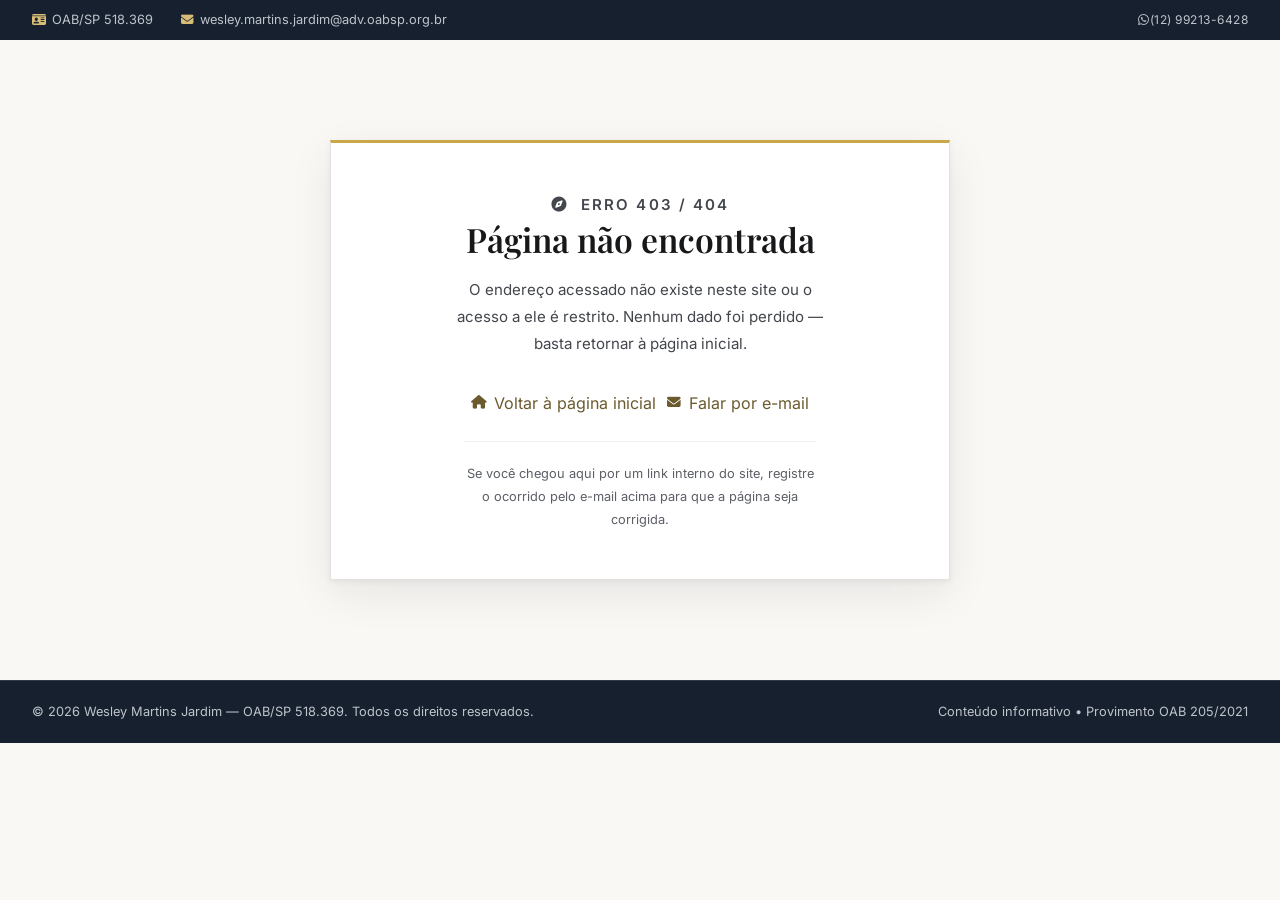
<file: wmj-site-html-php-mysql/erro.html>
<!DOCTYPE html>
<html lang="pt-BR">
<head>
<meta charset="UTF-8">
<meta name="viewport" content="width=device-width, initial-scale=1.0">
<title>Página não encontrada | Wesley Martins Jardim</title>
<meta name="robots" content="noindex, nofollow">
<meta name="theme-color" content="#16202e">
<link rel="icon" type="image/svg+xml" href="static/favicon.svg">
<link rel="stylesheet" href="static/vendor/fa/css/all.min.css">
<link rel="stylesheet" href="static/site.css">
</head>
<body class="pagina-erro">

<header class="topbar">
  <div class="topbar-inner">
    <div class="topbar-left">
      <span><i class="fas fa-id-card" aria-hidden="true"></i>OAB/SP 518.369</span>
      <a href="mailto:wesley.martins.jardim@adv.oabsp.org.br"><i class="fas fa-envelope" aria-hidden="true"></i>wesley.martins.jardim@adv.oabsp.org.br</a>
    </div>
    <div class="topbar-right">
      <a href="https://wa.me/5512992136428?text=Ol%C3%A1%2C%20gostaria%20de%20informa%C3%A7%C3%B5es%20sobre%20um%20atendimento." target="_blank" rel="noopener noreferrer"><i class="fab fa-whatsapp" aria-hidden="true"></i>(12) 99213-6428</a>
    </div>
  </div>
</header>

<main id="main" class="erro-main">
  <div class="erro-caixa">
    <p class="erro-codigo"><i class="fas fa-compass" aria-hidden="true"></i> Erro 403 / 404</p>
    <h1>Página não encontrada</h1>
    <p>
      O endereço acessado não existe neste site ou o acesso a ele é restrito.
      Nenhum dado foi perdido — basta retornar à página inicial.
    </p>
    <div class="erro-acoes">
      <a class="btn-primario" href="index.html">
        <i class="fas fa-house" aria-hidden="true"></i> Voltar à página inicial
      </a>
      <a class="btn-secundario" href="mailto:wesley.martins.jardim@adv.oabsp.org.br">
        <i class="fas fa-envelope" aria-hidden="true"></i> Falar por e-mail
      </a>
    </div>
    <p class="erro-nota">
      Se você chegou aqui por um link interno do site, registre o ocorrido pelo e-mail acima
      para que a página seja corrigida.
    </p>
  </div>
</main>

<footer class="footer">
  <div class="footer-bottom">
    <p>&copy; 2026 Wesley Martins Jardim &mdash; OAB/SP 518.369. Todos os direitos reservados.</p>
    <p>Conteúdo informativo &bull; Provimento OAB 205/2021</p>
  </div>
</footer>

</body>
</html>
</file>
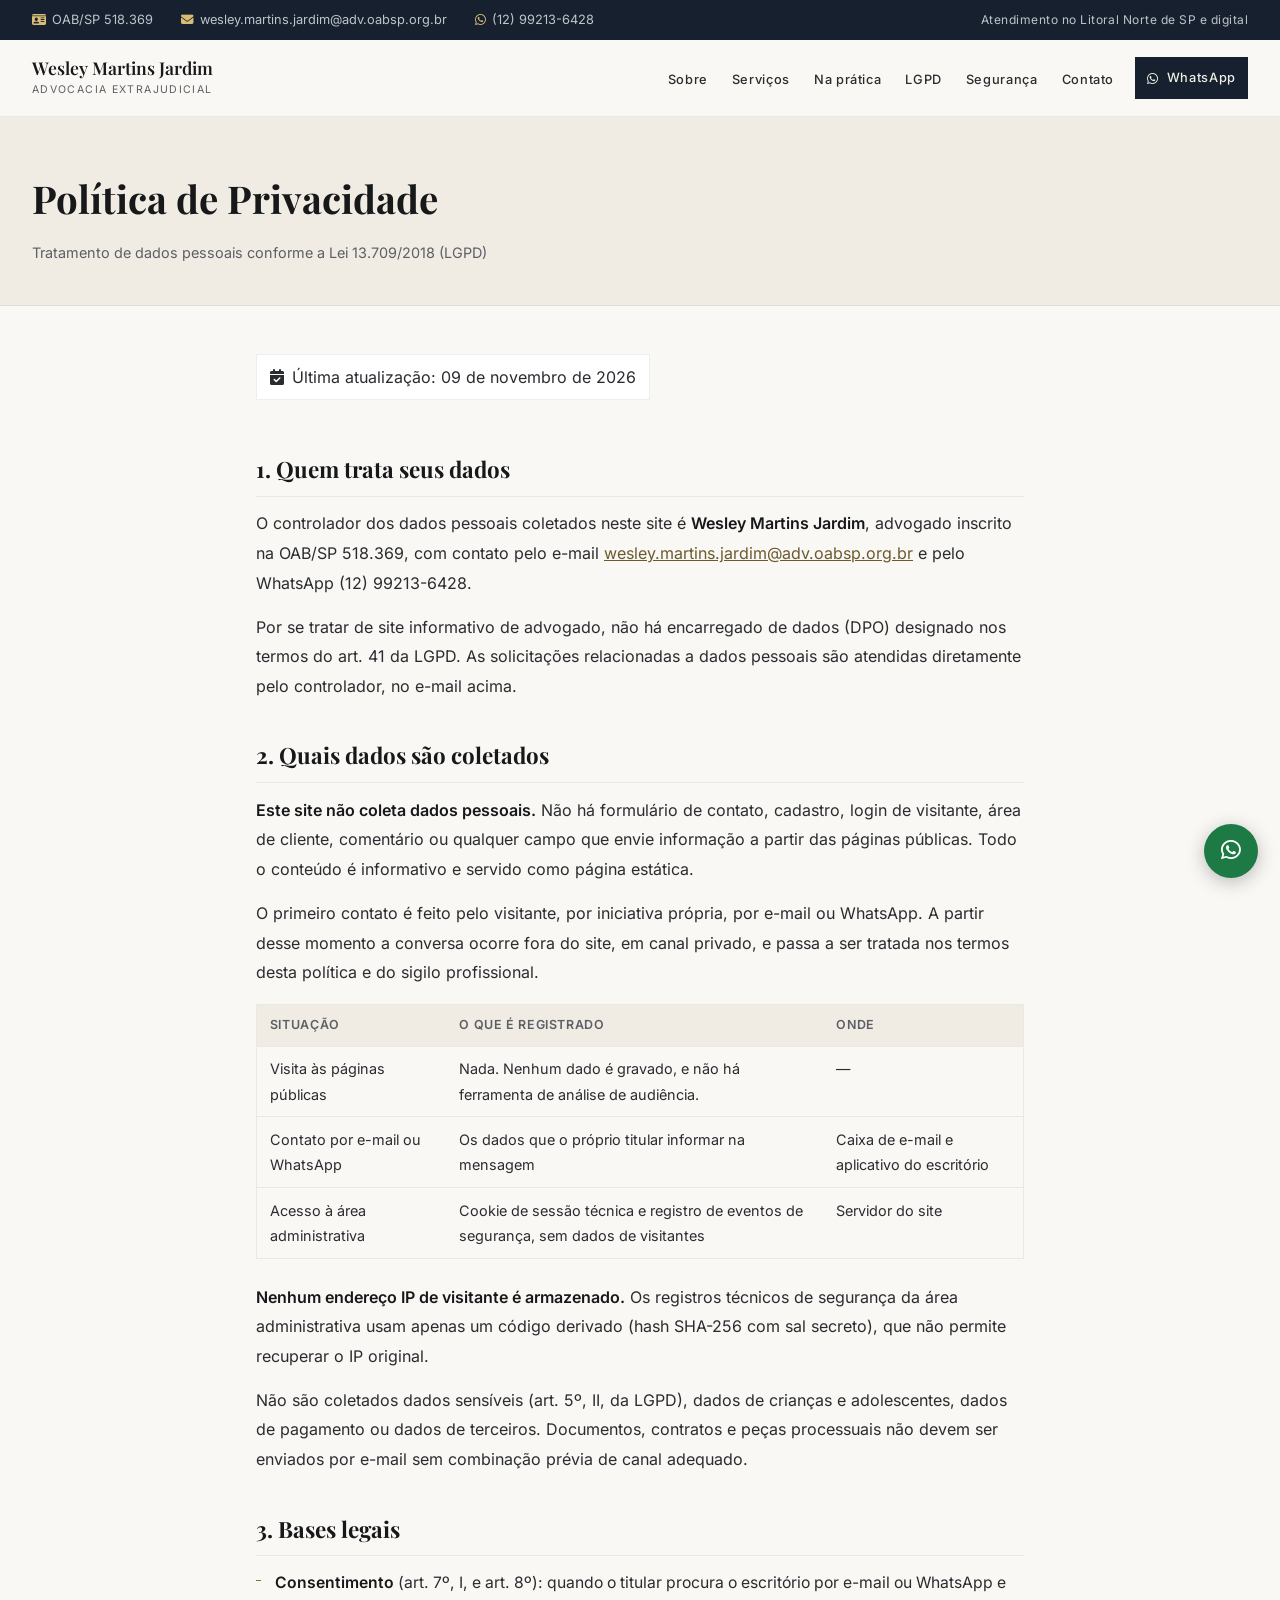
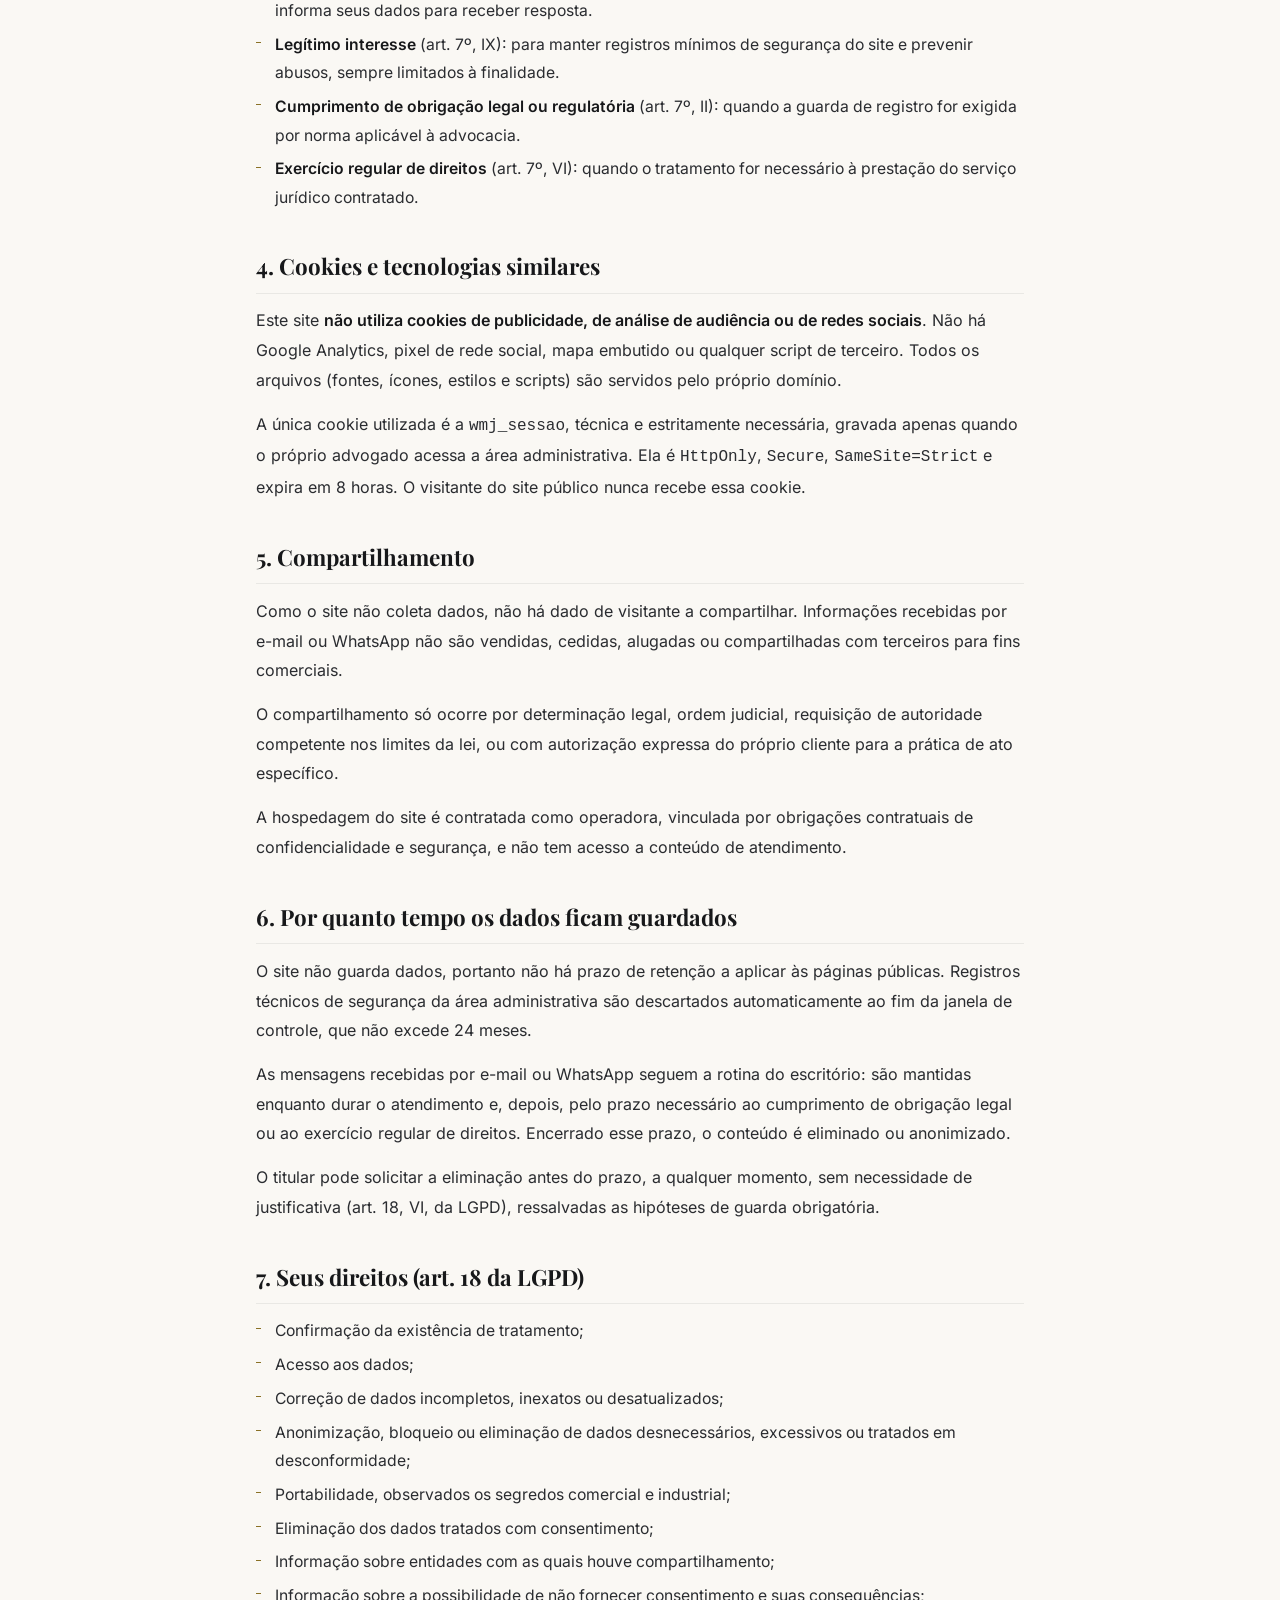
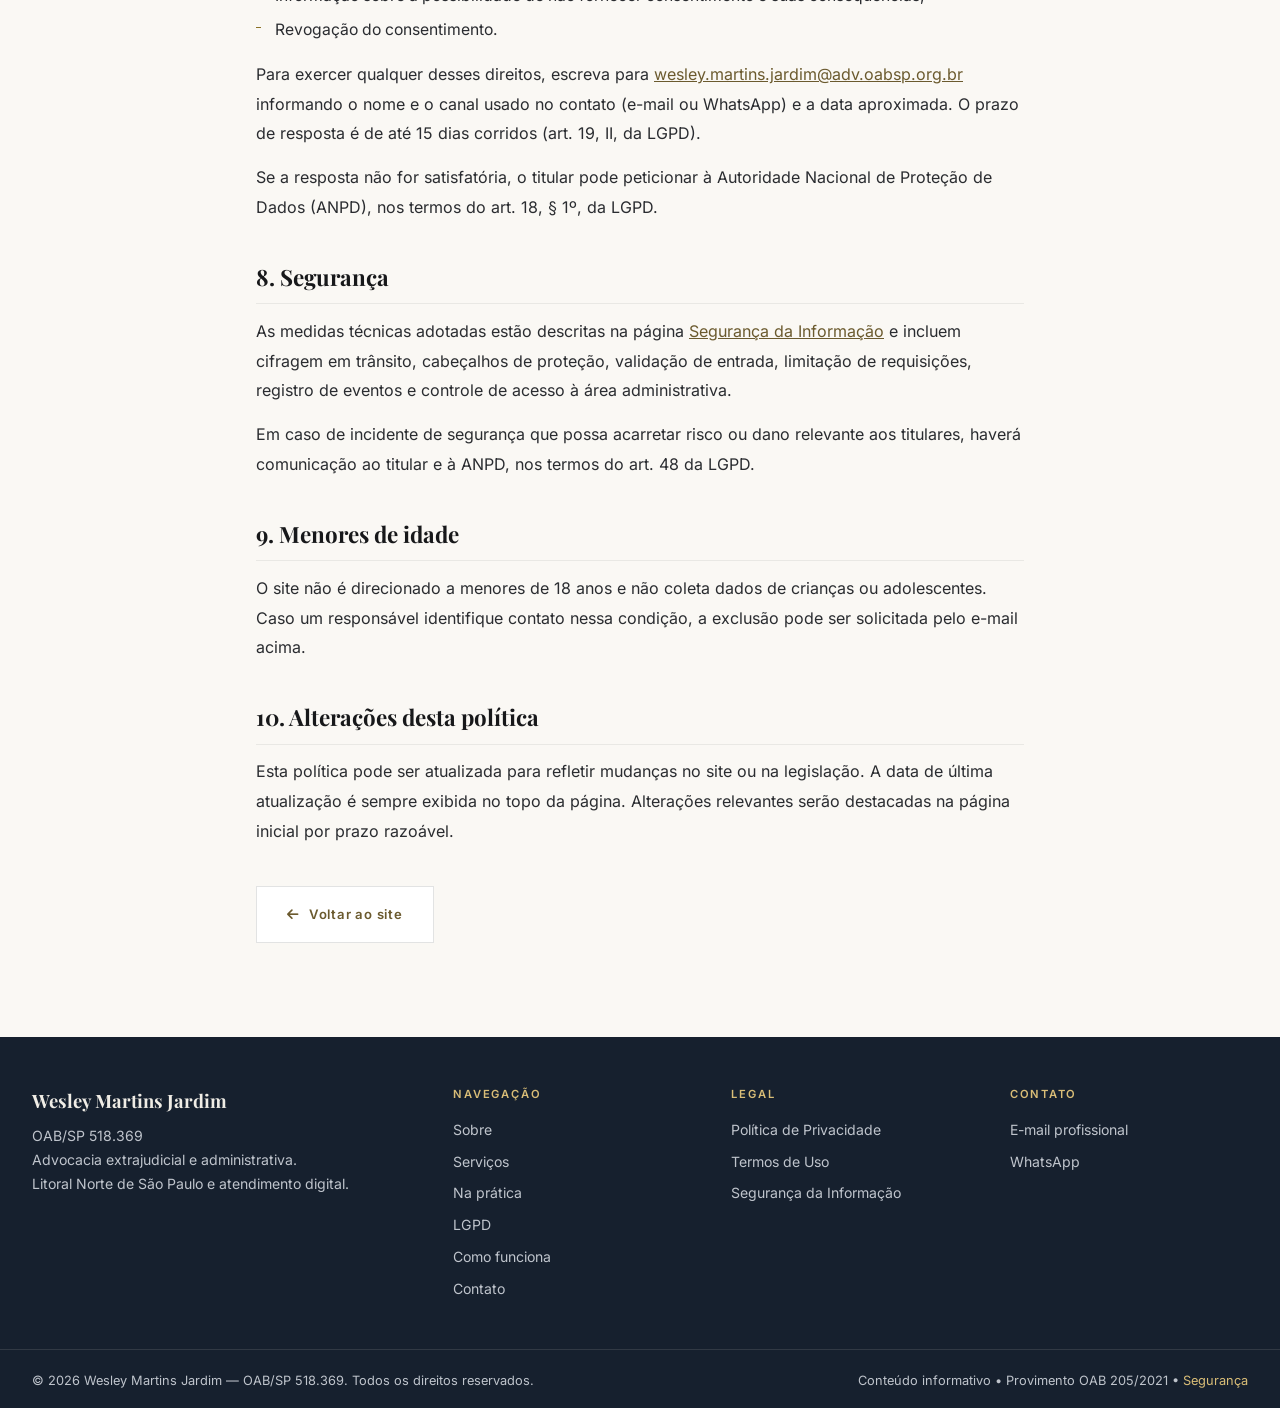
<file: wmj-site-html-php-mysql/politica-privacidade.html>
<!DOCTYPE html>
<html lang="pt-BR">
<head>
<meta charset="UTF-8">
<meta name="viewport" content="width=device-width, initial-scale=1.0">
<title>Política de Privacidade | Wesley Martins Jardim OAB/SP 518.369</title>
<meta name="description" content="Tratamento de dados pessoais conforme a Lei 13.709/2018 (LGPD)">
<meta name="author" content="Wesley Martins Jardim - OAB/SP 518.369">
<meta name="robots" content="index, follow">
<meta name="theme-color" content="#16202e">
<meta property="og:locale" content="pt_BR">
<meta property="og:type" content="website">
<meta property="og:site_name" content="Wesley Martins Jardim">
<meta property="og:title" content="Política de Privacidade | Wesley Martins Jardim OAB/SP 518.369">
<meta property="og:description" content="Tratamento de dados pessoais conforme a Lei 13.709/2018 (LGPD)">
<meta name="twitter:card" content="summary">
<link rel="icon" type="image/svg+xml" href="static/favicon.svg">
<link rel="stylesheet" href="static/vendor/fa/css/all.min.css">
<link rel="stylesheet" href="static/site.css">

</head>
<body>
<a class="skip-link" href="#main">Ir para o conteúdo</a>
<div class="topbar">
  <div class="topbar-inner">
    <div class="topbar-left">
      <span><i class="fas fa-id-card" aria-hidden="true"></i>OAB/SP 518.369</span>
      <a href="mailto:wesley.martins.jardim@adv.oabsp.org.br"><i class="fas fa-envelope" aria-hidden="true"></i>wesley.martins.jardim@adv.oabsp.org.br</a>
      <a href="https://wa.me/5512992136428?text=Ol%C3%A1%2C%20gostaria%20de%20informa%C3%A7%C3%B5es%20sobre%20um%20atendimento." target="_blank" rel="noopener noreferrer"><i class="fab fa-whatsapp" aria-hidden="true"></i>(12) 99213-6428</a>
    </div>
    <div class="topbar-right">Atendimento no Litoral Norte de SP e digital</div>
  </div>
</div>
<header>
<nav class="nav" id="navbar" aria-label="Navegação principal">
  <div class="nav-inner">
    <a href="index.html" class="nav-brand">
      <span class="nav-brand-text">
        <span class="nav-brand-name">Wesley Martins Jardim</span>
        <span class="nav-brand-sub">Advocacia Extrajudicial</span>
      </span>
    </a>
    <ul class="nav-links" id="navLinks">
      <li><a href="index.html#sobre">Sobre</a></li>
      <li><a href="index.html#servicos">Serviços</a></li>
      <li><a href="index.html#praticas">Na prática</a></li>
      <li><a href="index.html#lgpd">LGPD</a></li>
      <li><a href="index.html#seguranca">Segurança</a></li>
      <li><a href="index.html#contato">Contato</a></li>
      <li><a href="https://wa.me/5512992136428?text=Ol%C3%A1%2C%20gostaria%20de%20informa%C3%A7%C3%B5es%20sobre%20um%20atendimento." class="nav-cta" target="_blank" rel="noopener noreferrer"><i class="fab fa-whatsapp" aria-hidden="true"></i> WhatsApp</a></li>
    </ul>
    <button class="nav-toggle" id="navToggle" type="button" aria-label="Abrir menu" aria-expanded="false" aria-controls="navLinks">
      <i class="fas fa-bars" aria-hidden="true"></i>
    </button>
  </div>
</nav>
</header>
<main id="main">
  <div class="page-head">
    <div class="container">
      <h1>Política de Privacidade</h1>
      <p>Tratamento de dados pessoais conforme a Lei 13.709/2018 (LGPD)</p>
    </div>
  </div>
  <article class="page-body">
    <p class="page-meta"><i class="fas fa-calendar-check" aria-hidden="true"></i> Última atualização: 09 de novembro de 2026</p>
    
<h2>1. Quem trata seus dados</h2>
<p>
  O controlador dos dados pessoais coletados neste site é <strong>Wesley Martins Jardim</strong>,
  advogado inscrito na OAB/SP 518.369, com contato pelo e-mail
  <a href="mailto:wesley.martins.jardim@adv.oabsp.org.br">wesley.martins.jardim@adv.oabsp.org.br</a> e pelo WhatsApp (12) 99213-6428.
</p>
<p>
  Por se tratar de site informativo de advogado, não há encarregado de dados (DPO)
  designado nos termos do art. 41 da LGPD. As solicitações relacionadas a dados
  pessoais são atendidas diretamente pelo controlador, no e-mail acima.
</p>

<h2>2. Quais dados são coletados</h2>
<p>
  <strong>Este site não coleta dados pessoais.</strong> Não há formulário de contato,
  cadastro, login de visitante, área de cliente, comentário ou qualquer campo que envie
  informação a partir das páginas públicas. Todo o conteúdo é informativo e servido
  como página estática.
</p>
<p>
  O primeiro contato é feito pelo visitante, por iniciativa própria, por e-mail ou
  WhatsApp. A partir desse momento a conversa ocorre fora do site, em canal privado,
  e passa a ser tratada nos termos desta política e do sigilo profissional.
</p>
<div class="table-wrap">
<table>
  <thead>
    <tr><th>Situação</th><th>O que é registrado</th><th>Onde</th></tr>
  </thead>
  <tbody>
    <tr><td>Visita às páginas públicas</td><td>Nada. Nenhum dado é gravado, e não há ferramenta de análise de audiência.</td><td>&mdash;</td></tr>
    <tr><td>Contato por e-mail ou WhatsApp</td><td>Os dados que o próprio titular informar na mensagem</td><td>Caixa de e-mail e aplicativo do escritório</td></tr>
    <tr><td>Acesso à área administrativa</td><td>Cookie de sessão técnica e registro de eventos de segurança, sem dados de visitantes</td><td>Servidor do site</td></tr>
  </tbody>
</table>
</div>
<p>
  <strong>Nenhum endereço IP de visitante é armazenado.</strong> Os registros técnicos de
  segurança da área administrativa usam apenas um código derivado (hash SHA-256 com sal
  secreto), que não permite recuperar o IP original.
</p>
<p>
  Não são coletados dados sensíveis (art. 5º, II, da LGPD), dados de crianças e
  adolescentes, dados de pagamento ou dados de terceiros. Documentos, contratos e peças
  processuais não devem ser enviados por e-mail sem combinação prévia de canal adequado.
</p>

<h2>3. Bases legais</h2>
<ul>
  <li><strong>Consentimento</strong> (art. 7º, I, e art. 8º): quando o titular procura o escritório por e-mail ou WhatsApp e informa seus dados para receber resposta.</li>
  <li><strong>Legítimo interesse</strong> (art. 7º, IX): para manter registros mínimos de segurança do site e prevenir abusos, sempre limitados à finalidade.</li>
  <li><strong>Cumprimento de obrigação legal ou regulatória</strong> (art. 7º, II): quando a guarda de registro for exigida por norma aplicável à advocacia.</li>
  <li><strong>Exercício regular de direitos</strong> (art. 7º, VI): quando o tratamento for necessário à prestação do serviço jurídico contratado.</li>
</ul>

<h2>4. Cookies e tecnologias similares</h2>
<p>
  Este site <strong>não utiliza cookies de publicidade, de análise de audiência ou de
  redes sociais</strong>. Não há Google Analytics, pixel de rede social, mapa embutido
  ou qualquer script de terceiro. Todos os arquivos (fontes, ícones, estilos e scripts)
  são servidos pelo próprio domínio.
</p>
<p>
  A única cookie utilizada é a <code>wmj_sessao</code>, técnica e estritamente
  necessária, gravada apenas quando o próprio advogado acessa a área administrativa.
  Ela é <code>HttpOnly</code>, <code>Secure</code>, <code>SameSite=Strict</code> e expira
  em 8 horas. O visitante do site público nunca recebe essa cookie.
</p>

<h2>5. Compartilhamento</h2>
<p>
  Como o site não coleta dados, não há dado de visitante a compartilhar. Informações
  recebidas por e-mail ou WhatsApp não são vendidas, cedidas, alugadas ou compartilhadas
  com terceiros para fins comerciais.
</p>
<p>
  O compartilhamento só ocorre por determinação legal, ordem judicial, requisição de
  autoridade competente nos limites da lei, ou com autorização expressa do próprio
  cliente para a prática de ato específico.
</p>
<p>
  A hospedagem do site é contratada como operadora, vinculada por obrigações contratuais
  de confidencialidade e segurança, e não tem acesso a conteúdo de atendimento.
</p>

<h2>6. Por quanto tempo os dados ficam guardados</h2>
<p>
  O site não guarda dados, portanto não há prazo de retenção a aplicar às páginas
  públicas. Registros técnicos de segurança da área administrativa são descartados
  automaticamente ao fim da janela de controle, que não excede 24 meses.
</p>
<p>
  As mensagens recebidas por e-mail ou WhatsApp seguem a rotina do escritório: são
  mantidas enquanto durar o atendimento e, depois, pelo prazo necessário ao cumprimento
  de obrigação legal ou ao exercício regular de direitos. Encerrado esse prazo, o
  conteúdo é eliminado ou anonimizado.
</p>
<p>
  O titular pode solicitar a eliminação antes do prazo, a qualquer momento, sem
  necessidade de justificativa (art. 18, VI, da LGPD), ressalvadas as hipóteses de
  guarda obrigatória.
</p>

<h2>7. Seus direitos (art. 18 da LGPD)</h2>
<ul>
  <li>Confirmação da existência de tratamento;</li>
  <li>Acesso aos dados;</li>
  <li>Correção de dados incompletos, inexatos ou desatualizados;</li>
  <li>Anonimização, bloqueio ou eliminação de dados desnecessários, excessivos ou tratados em desconformidade;</li>
  <li>Portabilidade, observados os segredos comercial e industrial;</li>
  <li>Eliminação dos dados tratados com consentimento;</li>
  <li>Informação sobre entidades com as quais houve compartilhamento;</li>
  <li>Informação sobre a possibilidade de não fornecer consentimento e suas consequências;</li>
  <li>Revogação do consentimento.</li>
</ul>
<p>
  Para exercer qualquer desses direitos, escreva para
  <a href="mailto:wesley.martins.jardim@adv.oabsp.org.br">wesley.martins.jardim@adv.oabsp.org.br</a> informando o nome e o canal usado no contato
  (e-mail ou WhatsApp) e a data aproximada. O prazo de resposta é de até 15 dias
  corridos (art. 19, II, da LGPD).
</p>
<p>
  Se a resposta não for satisfatória, o titular pode peticionar à Autoridade Nacional
  de Proteção de Dados (ANPD), nos termos do art. 18, § 1º, da LGPD.
</p>

<h2>8. Segurança</h2>
<p>
  As medidas técnicas adotadas estão descritas na página
  <a href="seguranca.html">Segurança da Informação</a> e incluem cifragem em trânsito,
  cabeçalhos de proteção, validação de entrada, limitação de requisições, registro de
  eventos e controle de acesso à área administrativa.
</p>
<p>
  Em caso de incidente de segurança que possa acarretar risco ou dano relevante aos
  titulares, haverá comunicação ao titular e à ANPD, nos termos do art. 48 da LGPD.
</p>

<h2>9. Menores de idade</h2>
<p>
  O site não é direcionado a menores de 18 anos e não coleta dados de crianças ou
  adolescentes. Caso um responsável identifique contato nessa condição, a exclusão pode
  ser solicitada pelo e-mail acima.
</p>

<h2>10. Alterações desta política</h2>
<p>
  Esta política pode ser atualizada para refletir mudanças no site ou na legislação.
  A data de última atualização é sempre exibida no topo da página. Alterações
  relevantes serão destacadas na página inicial por prazo razoável.
</p>

    <p class="page-voltar">
      <a href="index.html" class="btn-secondary"><i class="fas fa-arrow-left" aria-hidden="true"></i> Voltar ao site</a>
    </p>
  </article>
</main>
<footer class="footer">
  <div class="footer-main">
    <div class="footer-brand">
      <h3>Wesley Martins Jardim</h3>
      <p>OAB/SP 518.369<br>Advocacia extrajudicial e administrativa.<br>Litoral Norte de São Paulo e atendimento digital.</p>
    </div>
    <nav class="footer-col" aria-labelledby="f-nav">
      <h4 id="f-nav">Navegação</h4>
      <a href="index.html#sobre">Sobre</a>
      <a href="index.html#servicos">Serviços</a>
      <a href="index.html#praticas">Na prática</a>
      <a href="index.html#lgpd">LGPD</a>
      <a href="index.html#como-funciona">Como funciona</a>
      <a href="index.html#contato">Contato</a>
    </nav>
    <nav class="footer-col" aria-labelledby="f-legal">
      <h4 id="f-legal">Legal</h4>
      <a href="politica-privacidade.html">Política de Privacidade</a>
      <a href="termos-uso.html">Termos de Uso</a>
      <a href="seguranca.html">Segurança da Informação</a>
    </nav>
    <div class="footer-col">
      <h4>Contato</h4>
      <a href="mailto:wesley.martins.jardim@adv.oabsp.org.br">E-mail profissional</a>
      <a href="https://wa.me/5512992136428?text=Ol%C3%A1%2C%20gostaria%20de%20informa%C3%A7%C3%B5es%20sobre%20um%20atendimento." target="_blank" rel="noopener noreferrer">WhatsApp</a>
    </div>
  </div>
  <div class="footer-bottom">
    <p>&copy; 2026 Wesley Martins Jardim &mdash; OAB/SP 518.369. Todos os direitos reservados.</p>
    <p>Conteúdo informativo &bull; Provimento OAB 205/2021 &bull; <a href="seguranca.html">Segurança</a></p>
  </div>
</footer>

<a href="https://wa.me/5512992136428?text=Ol%C3%A1%2C%20gostaria%20de%20informa%C3%A7%C3%B5es%20sobre%20um%20atendimento." class="wa-float" target="_blank" rel="noopener noreferrer" aria-label="Falar pelo WhatsApp" title="Falar pelo WhatsApp">
  <i class="fab fa-whatsapp" aria-hidden="true"></i>
</a>
<a href="index.html#hero" class="scroll-top" id="scrollTop" aria-label="Voltar ao topo">
  <i class="fas fa-chevron-up" aria-hidden="true"></i>
</a>

<div class="cookie" id="cookieBanner" role="dialog" aria-live="polite" aria-label="Aviso de cookies">
  <div class="cookie-inner">
    <p>
      <i class="fas fa-shield-halved" aria-hidden="true"></i>
      Este site <strong>não utiliza cookies de publicidade ou de análise de audiência</strong>.
      A única cookie gravada é a de sessão, exclusiva da área administrativa.
      Detalhes na <a href="politica-privacidade.html">Política de Privacidade</a>.
    </p>
    <div class="cookie-btns">
      <button type="button" class="ck-accept" id="ckAccept">Entendi</button>
    </div>
  </div>
</div>
</body>
</html>
</file>
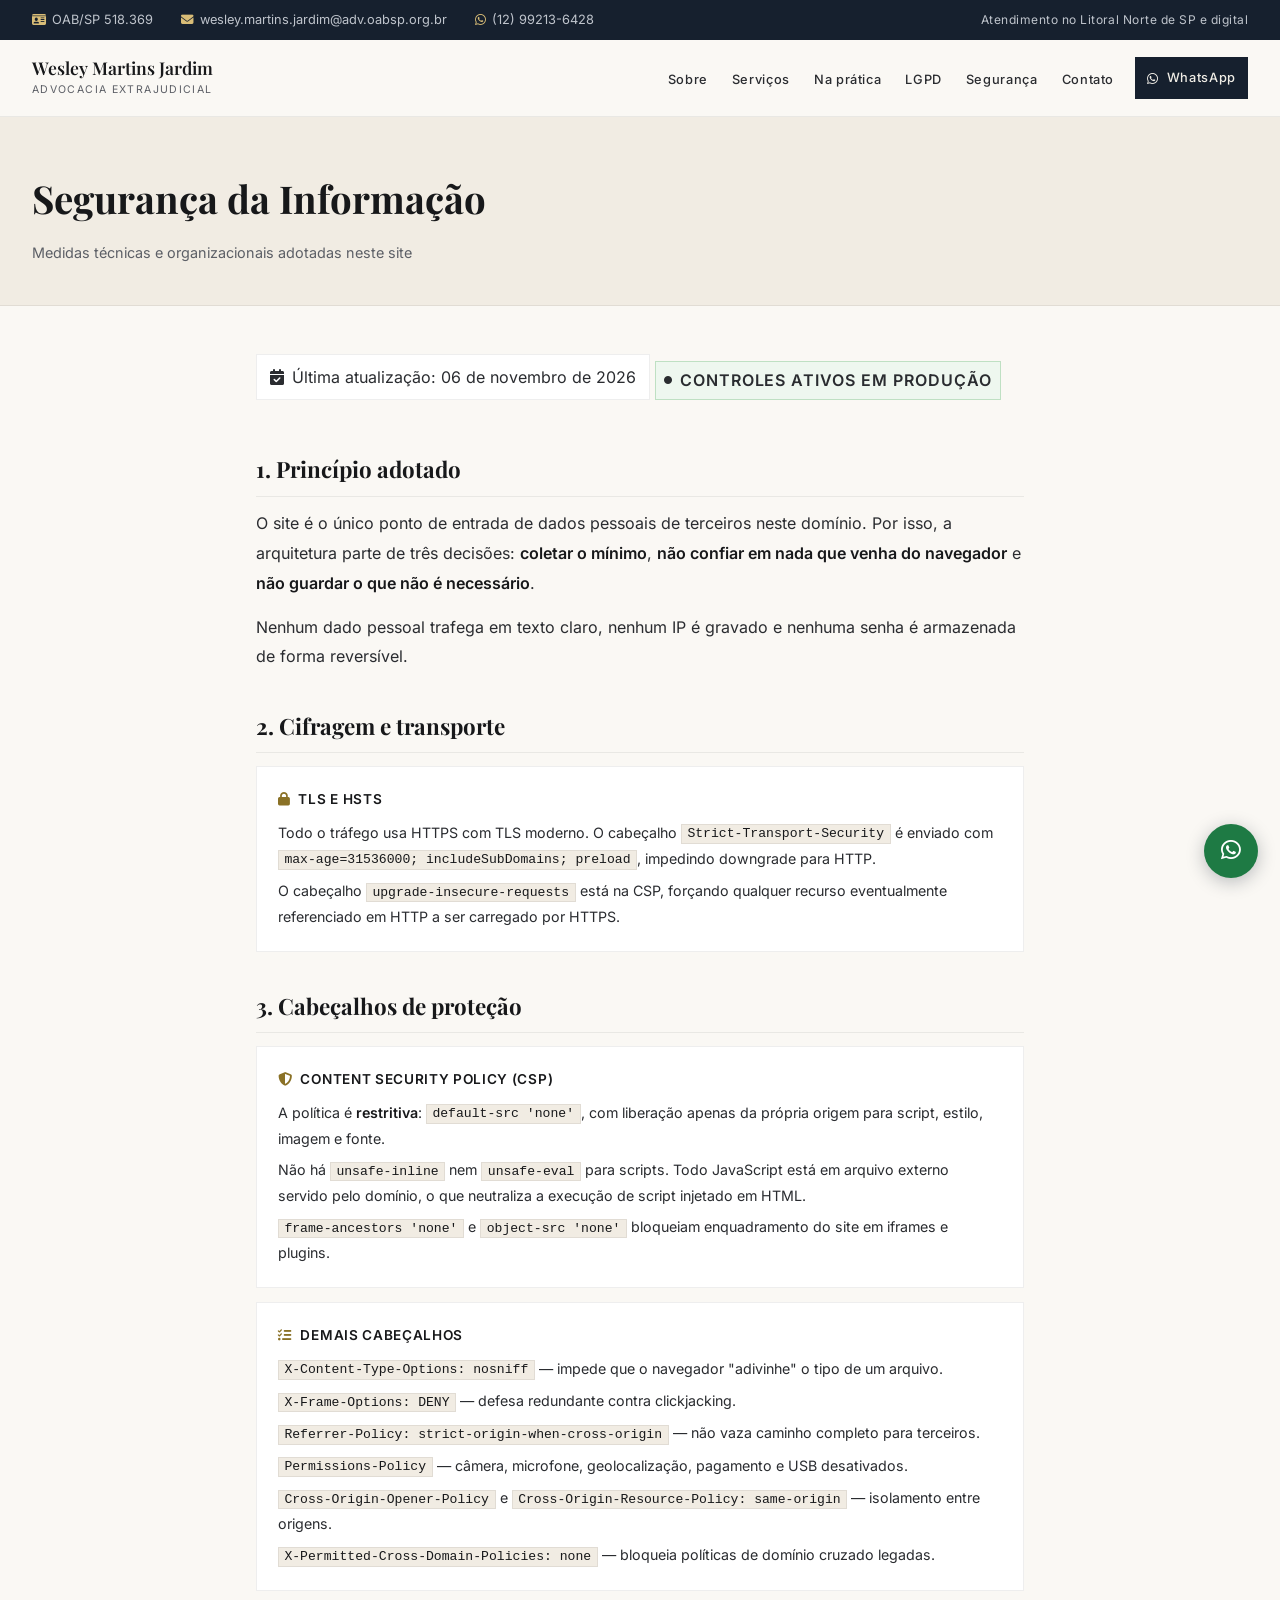
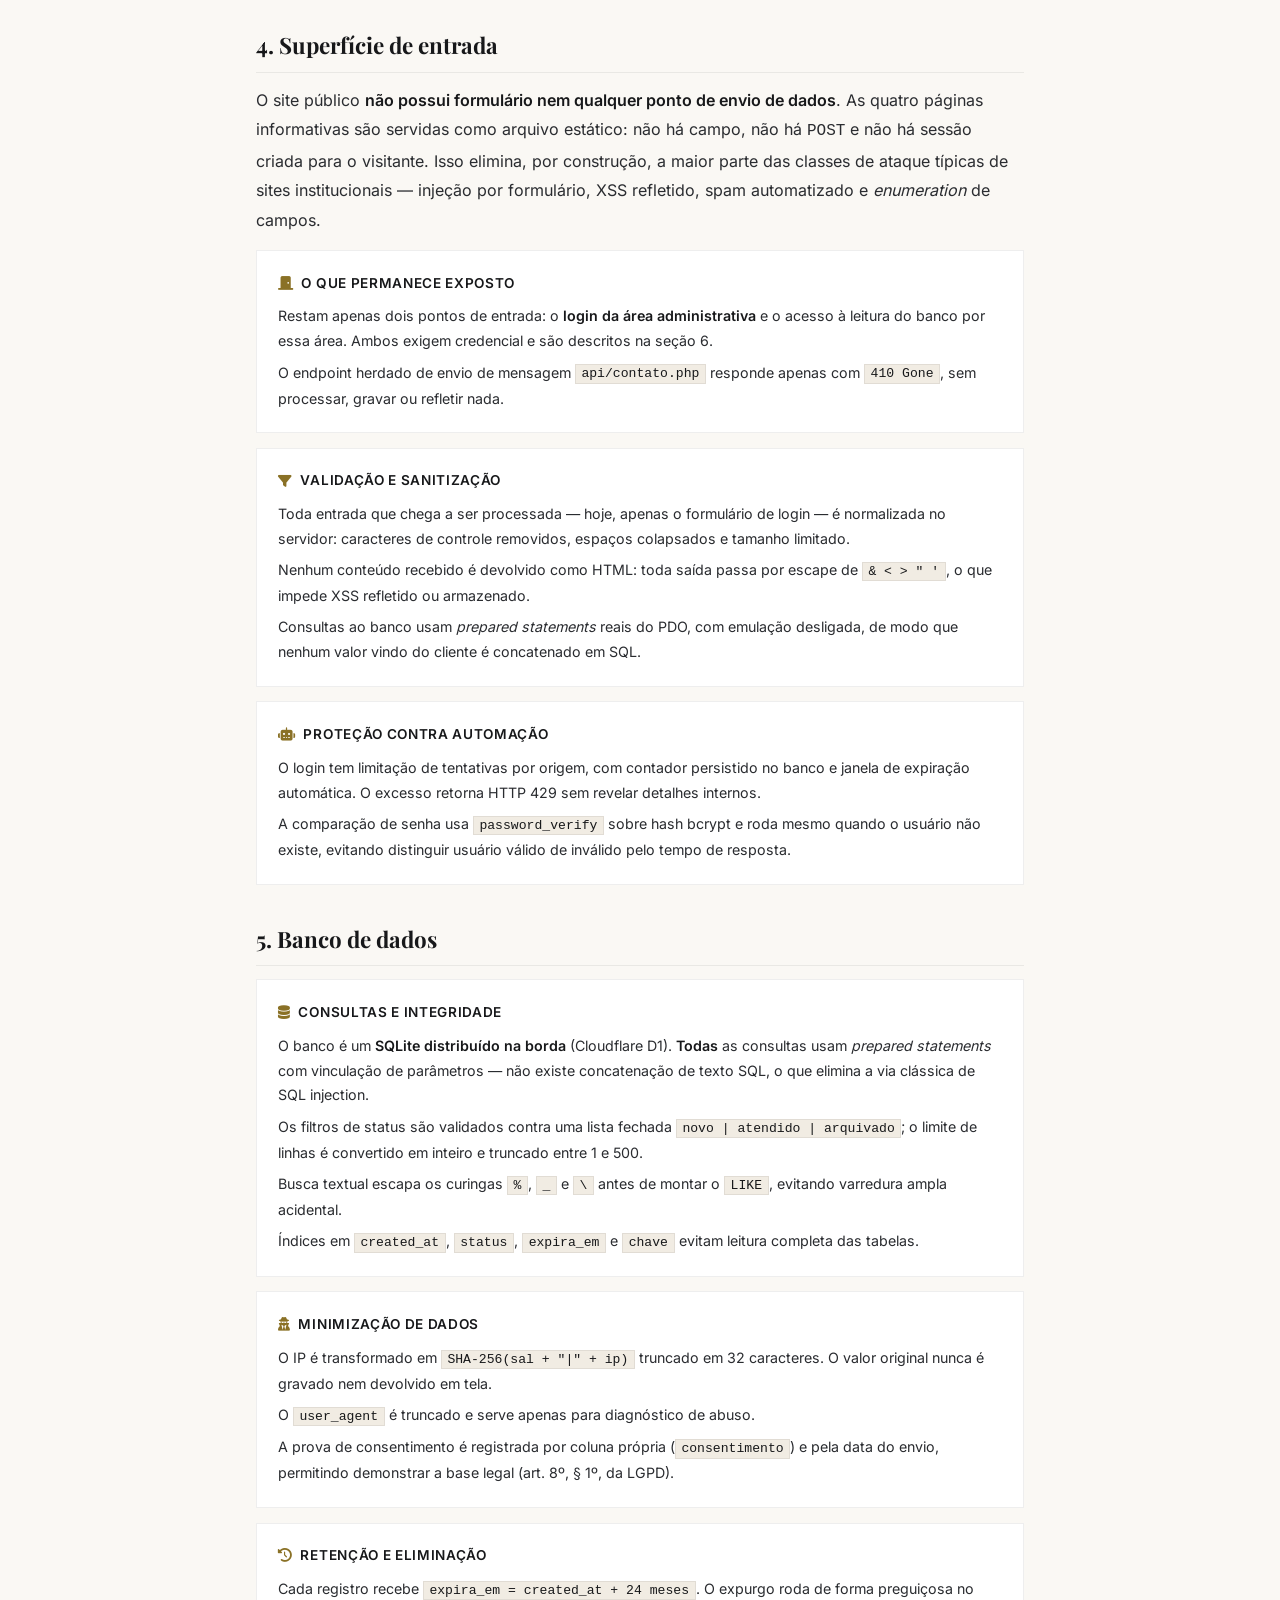
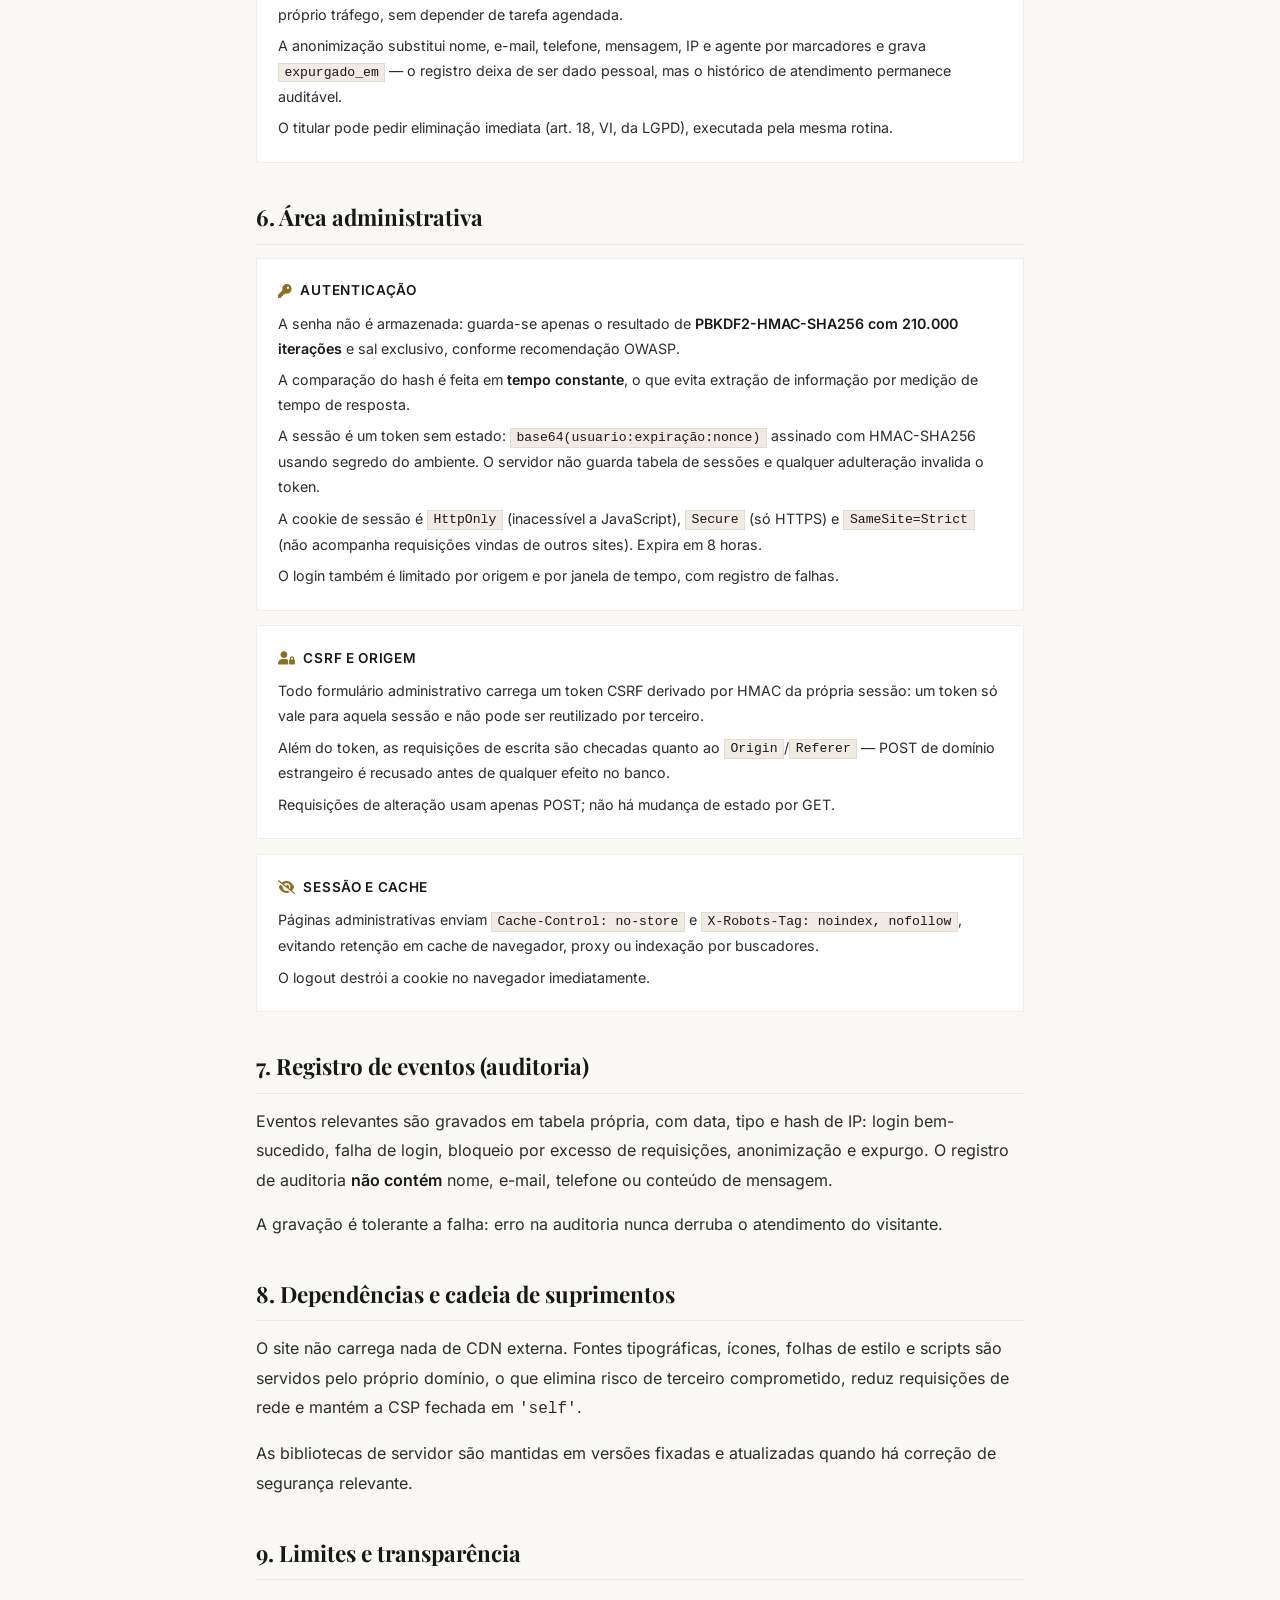
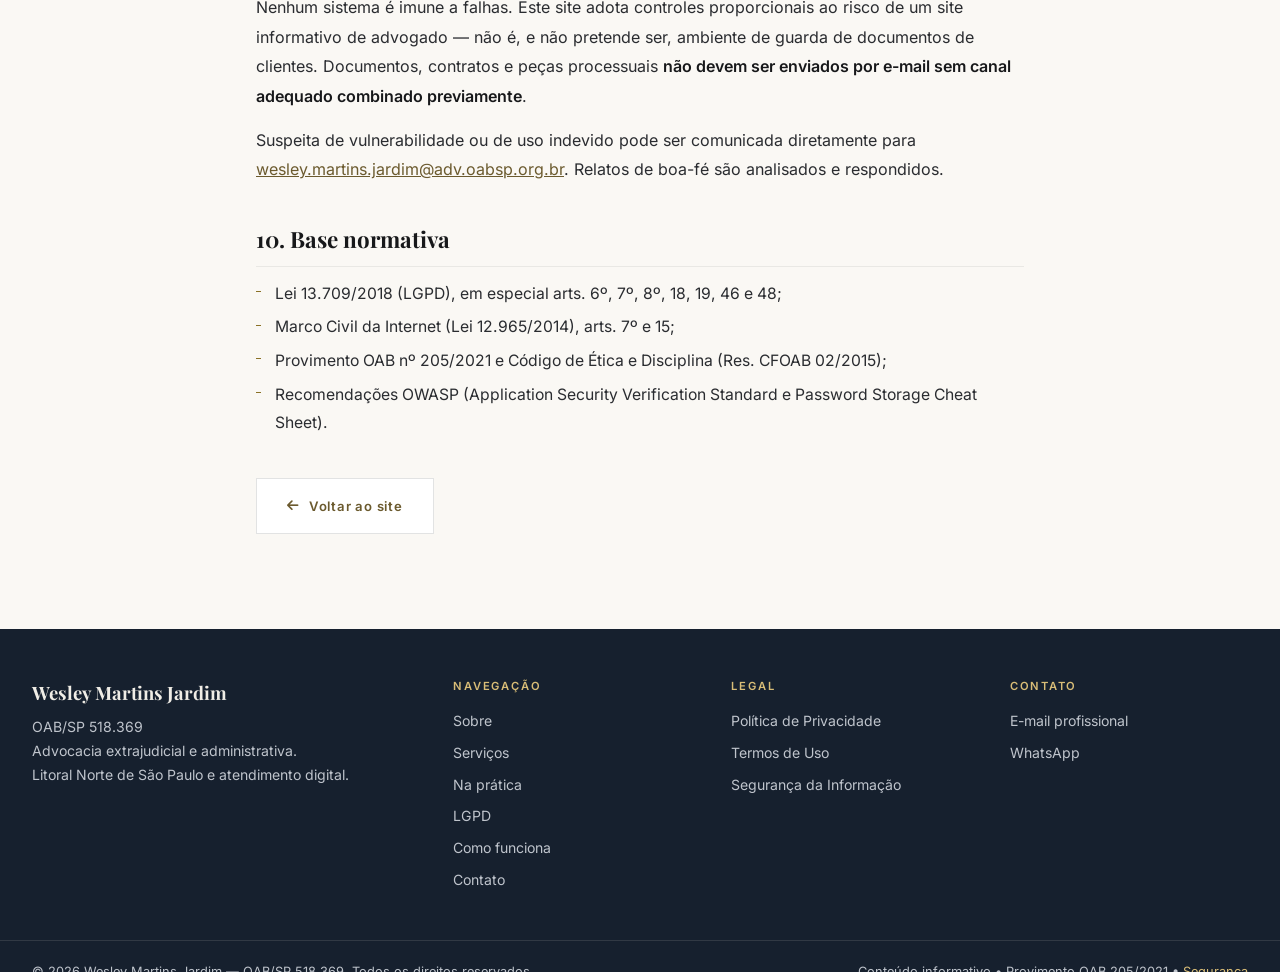
<file: wmj-site-html-php-mysql/seguranca.html>
<!DOCTYPE html>
<html lang="pt-BR">
<head>
<meta charset="UTF-8">
<meta name="viewport" content="width=device-width, initial-scale=1.0">
<title>Segurança da Informação | Wesley Martins Jardim OAB/SP 518.369</title>
<meta name="description" content="Medidas técnicas e organizacionais adotadas neste site">
<meta name="author" content="Wesley Martins Jardim - OAB/SP 518.369">
<meta name="robots" content="index, follow">
<meta name="theme-color" content="#16202e">
<meta property="og:locale" content="pt_BR">
<meta property="og:type" content="website">
<meta property="og:site_name" content="Wesley Martins Jardim">
<meta property="og:title" content="Segurança da Informação | Wesley Martins Jardim OAB/SP 518.369">
<meta property="og:description" content="Medidas técnicas e organizacionais adotadas neste site">
<meta name="twitter:card" content="summary">
<link rel="icon" type="image/svg+xml" href="static/favicon.svg">
<link rel="stylesheet" href="static/vendor/fa/css/all.min.css">
<link rel="stylesheet" href="static/site.css">

</head>
<body>
<a class="skip-link" href="#main">Ir para o conteúdo</a>
<div class="topbar">
  <div class="topbar-inner">
    <div class="topbar-left">
      <span><i class="fas fa-id-card" aria-hidden="true"></i>OAB/SP 518.369</span>
      <a href="mailto:wesley.martins.jardim@adv.oabsp.org.br"><i class="fas fa-envelope" aria-hidden="true"></i>wesley.martins.jardim@adv.oabsp.org.br</a>
      <a href="https://wa.me/5512992136428?text=Ol%C3%A1%2C%20gostaria%20de%20informa%C3%A7%C3%B5es%20sobre%20um%20atendimento." target="_blank" rel="noopener noreferrer"><i class="fab fa-whatsapp" aria-hidden="true"></i>(12) 99213-6428</a>
    </div>
    <div class="topbar-right">Atendimento no Litoral Norte de SP e digital</div>
  </div>
</div>
<header>
<nav class="nav" id="navbar" aria-label="Navegação principal">
  <div class="nav-inner">
    <a href="index.html" class="nav-brand">
      <span class="nav-brand-text">
        <span class="nav-brand-name">Wesley Martins Jardim</span>
        <span class="nav-brand-sub">Advocacia Extrajudicial</span>
      </span>
    </a>
    <ul class="nav-links" id="navLinks">
      <li><a href="index.html#sobre">Sobre</a></li>
      <li><a href="index.html#servicos">Serviços</a></li>
      <li><a href="index.html#praticas">Na prática</a></li>
      <li><a href="index.html#lgpd">LGPD</a></li>
      <li><a href="index.html#seguranca">Segurança</a></li>
      <li><a href="index.html#contato">Contato</a></li>
      <li><a href="https://wa.me/5512992136428?text=Ol%C3%A1%2C%20gostaria%20de%20informa%C3%A7%C3%B5es%20sobre%20um%20atendimento." class="nav-cta" target="_blank" rel="noopener noreferrer"><i class="fab fa-whatsapp" aria-hidden="true"></i> WhatsApp</a></li>
    </ul>
    <button class="nav-toggle" id="navToggle" type="button" aria-label="Abrir menu" aria-expanded="false" aria-controls="navLinks">
      <i class="fas fa-bars" aria-hidden="true"></i>
    </button>
  </div>
</nav>
</header>
<main id="main">
  <div class="page-head">
    <div class="container">
      <h1>Segurança da Informação</h1>
      <p>Medidas técnicas e organizacionais adotadas neste site</p>
    </div>
  </div>
  <article class="page-body">
    <p class="page-meta"><i class="fas fa-calendar-check" aria-hidden="true"></i> Última atualização: 06 de novembro de 2026</p>
    
<p class="page-meta status-pill"><i class="fas fa-circle" aria-hidden="true"></i> Controles ativos em produção</p>

<h2>1. Princípio adotado</h2>
<p>
  O site é o único ponto de entrada de dados pessoais de terceiros neste domínio.
  Por isso, a arquitetura parte de três decisões: <strong>coletar o mínimo</strong>,
  <strong>não confiar em nada que venha do navegador</strong> e
  <strong>não guardar o que não é necessário</strong>.
</p>
<p>
  Nenhum dado pessoal trafega em texto claro, nenhum IP é gravado e nenhuma senha é
  armazenada de forma reversível.
</p>

<h2>2. Cifragem e transporte</h2>
<div class="sec-block">
  <h4><i class="fas fa-lock" aria-hidden="true"></i> TLS e HSTS</h4>
  <p>Todo o tráfego usa HTTPS com TLS moderno. O cabeçalho <code>Strict-Transport-Security</code> é enviado com <code>max-age=31536000; includeSubDomains; preload</code>, impedindo downgrade para HTTP.</p>
  <p>O cabeçalho <code>upgrade-insecure-requests</code> está na CSP, forçando qualquer recurso eventualmente referenciado em HTTP a ser carregado por HTTPS.</p>
</div>

<h2>3. Cabeçalhos de proteção</h2>
<div class="sec-block">
  <h4><i class="fas fa-shield-halved" aria-hidden="true"></i> Content Security Policy (CSP)</h4>
  <p>A política é <strong>restritiva</strong>: <code>default-src 'none'</code>, com liberação apenas da própria origem para script, estilo, imagem e fonte.</p>
  <p>Não há <code>unsafe-inline</code> nem <code>unsafe-eval</code> para scripts. Todo JavaScript está em arquivo externo servido pelo domínio, o que neutraliza a execução de script injetado em HTML.</p>
  <p><code>frame-ancestors 'none'</code> e <code>object-src 'none'</code> bloqueiam enquadramento do site em iframes e plugins.</p>
</div>
<div class="sec-block">
  <h4><i class="fas fa-list-check" aria-hidden="true"></i> Demais cabeçalhos</h4>
  <p><code>X-Content-Type-Options: nosniff</code> — impede que o navegador "adivinhe" o tipo de um arquivo.</p>
  <p><code>X-Frame-Options: DENY</code> — defesa redundante contra clickjacking.</p>
  <p><code>Referrer-Policy: strict-origin-when-cross-origin</code> — não vaza caminho completo para terceiros.</p>
  <p><code>Permissions-Policy</code> — câmera, microfone, geolocalização, pagamento e USB desativados.</p>
  <p><code>Cross-Origin-Opener-Policy</code> e <code>Cross-Origin-Resource-Policy: same-origin</code> — isolamento entre origens.</p>
  <p><code>X-Permitted-Cross-Domain-Policies: none</code> — bloqueia políticas de domínio cruzado legadas.</p>
</div>

<h2>4. Superfície de entrada</h2>
<p>
  O site público <strong>não possui formulário nem qualquer ponto de envio de dados</strong>.
  As quatro páginas informativas são servidas como arquivo estático: não há campo, não há
  <code>POST</code> e não há sessão criada para o visitante. Isso elimina, por construção,
  a maior parte das classes de ataque típicas de sites institucionais — injeção por
  formulário, XSS refletido, spam automatizado e <em>enumeration</em> de campos.
</p>
<div class="sec-block">
  <h4><i class="fas fa-door-closed" aria-hidden="true"></i> O que permanece exposto</h4>
  <p>Restam apenas dois pontos de entrada: o <strong>login da área administrativa</strong> e o acesso à leitura do banco por essa área. Ambos exigem credencial e são descritos na seção 6.</p>
  <p>O endpoint herdado de envio de mensagem <code>api/contato.php</code> responde apenas com <code>410 Gone</code>, sem processar, gravar ou refletir nada.</p>
</div>
<div class="sec-block">
  <h4><i class="fas fa-filter" aria-hidden="true"></i> Validação e sanitização</h4>
  <p>Toda entrada que chega a ser processada — hoje, apenas o formulário de login — é normalizada no servidor: caracteres de controle removidos, espaços colapsados e tamanho limitado.</p>
  <p>Nenhum conteúdo recebido é devolvido como HTML: toda saída passa por escape de <code>&amp; &lt; &gt; " '</code>, o que impede XSS refletido ou armazenado.</p>
  <p>Consultas ao banco usam <em>prepared statements</em> reais do PDO, com emulação desligada, de modo que nenhum valor vindo do cliente é concatenado em SQL.</p>
</div>
<div class="sec-block">
  <h4><i class="fas fa-robot" aria-hidden="true"></i> Proteção contra automação</h4>
  <p>O login tem limitação de tentativas por origem, com contador persistido no banco e janela de expiração automática. O excesso retorna HTTP 429 sem revelar detalhes internos.</p>
  <p>A comparação de senha usa <code>password_verify</code> sobre hash bcrypt e roda mesmo quando o usuário não existe, evitando distinguir usuário válido de inválido pelo tempo de resposta.</p>
</div>

<h2>5. Banco de dados</h2>
<div class="sec-block">
  <h4><i class="fas fa-database" aria-hidden="true"></i> Consultas e integridade</h4>
  <p>O banco é um <strong>SQLite distribuído na borda</strong> (Cloudflare D1). <strong>Todas</strong> as consultas usam <em>prepared statements</em> com vinculação de parâmetros — não existe concatenação de texto SQL, o que elimina a via clássica de SQL injection.</p>
  <p>Os filtros de status são validados contra uma lista fechada <code>novo | atendido | arquivado</code>; o limite de linhas é convertido em inteiro e truncado entre 1 e 500.</p>
  <p>Busca textual escapa os curingas <code>%</code>, <code>_</code> e <code>\</code> antes de montar o <code>LIKE</code>, evitando varredura ampla acidental.</p>
  <p>Índices em <code>created_at</code>, <code>status</code>, <code>expira_em</code> e <code>chave</code> evitam leitura completa das tabelas.</p>
</div>
<div class="sec-block">
  <h4><i class="fas fa-user-secret" aria-hidden="true"></i> Minimização de dados</h4>
  <p>O IP é transformado em <code>SHA-256(sal + "|" + ip)</code> truncado em 32 caracteres. O valor original nunca é gravado nem devolvido em tela.</p>
  <p>O <code>user_agent</code> é truncado e serve apenas para diagnóstico de abuso.</p>
  <p>A prova de consentimento é registrada por coluna própria (<code>consentimento</code>) e pela data do envio, permitindo demonstrar a base legal (art. 8º, § 1º, da LGPD).</p>
</div>
<div class="sec-block">
  <h4><i class="fas fa-clock-rotate-left" aria-hidden="true"></i> Retenção e eliminação</h4>
  <p>Cada registro recebe <code>expira_em = created_at + 24 meses</code>. O expurgo roda de forma preguiçosa no próprio tráfego, sem depender de tarefa agendada.</p>
  <p>A anonimização substitui nome, e-mail, telefone, mensagem, IP e agente por marcadores e grava <code>expurgado_em</code> — o registro deixa de ser dado pessoal, mas o histórico de atendimento permanece auditável.</p>
  <p>O titular pode pedir eliminação imediata (art. 18, VI, da LGPD), executada pela mesma rotina.</p>
</div>

<h2>6. Área administrativa</h2>
<div class="sec-block">
  <h4><i class="fas fa-key" aria-hidden="true"></i> Autenticação</h4>
  <p>A senha não é armazenada: guarda-se apenas o resultado de <strong>PBKDF2-HMAC-SHA256 com 210.000 iterações</strong> e sal exclusivo, conforme recomendação OWASP.</p>
  <p>A comparação do hash é feita em <strong>tempo constante</strong>, o que evita extração de informação por medição de tempo de resposta.</p>
  <p>A sessão é um token sem estado: <code>base64(usuario:expiração:nonce)</code> assinado com HMAC-SHA256 usando segredo do ambiente. O servidor não guarda tabela de sessões e qualquer adulteração invalida o token.</p>
  <p>A cookie de sessão é <code>HttpOnly</code> (inacessível a JavaScript), <code>Secure</code> (só HTTPS) e <code>SameSite=Strict</code> (não acompanha requisições vindas de outros sites). Expira em 8 horas.</p>
  <p>O login também é limitado por origem e por janela de tempo, com registro de falhas.</p>
</div>
<div class="sec-block">
  <h4><i class="fas fa-user-lock" aria-hidden="true"></i> CSRF e origem</h4>
  <p>Todo formulário administrativo carrega um token CSRF derivado por HMAC da própria sessão: um token só vale para aquela sessão e não pode ser reutilizado por terceiro.</p>
  <p>Além do token, as requisições de escrita são checadas quanto ao <code>Origin</code>/<code>Referer</code> — POST de domínio estrangeiro é recusado antes de qualquer efeito no banco.</p>
  <p>Requisições de alteração usam apenas POST; não há mudança de estado por GET.</p>
</div>
<div class="sec-block">
  <h4><i class="fas fa-eye-slash" aria-hidden="true"></i> Sessão e cache</h4>
  <p>Páginas administrativas enviam <code>Cache-Control: no-store</code> e <code>X-Robots-Tag: noindex, nofollow</code>, evitando retenção em cache de navegador, proxy ou indexação por buscadores.</p>
  <p>O logout destrói a cookie no navegador imediatamente.</p>
</div>

<h2>7. Registro de eventos (auditoria)</h2>
<p>
  Eventos relevantes são gravados em tabela própria, com data, tipo e hash de IP:
  login bem-sucedido, falha de login, bloqueio por excesso de requisições,
  anonimização e expurgo. O registro de auditoria <strong>não contém</strong>
  nome, e-mail, telefone ou conteúdo de mensagem.
</p>
<p>
  A gravação é tolerante a falha: erro na auditoria nunca derruba o atendimento do
  visitante.
</p>

<h2>8. Dependências e cadeia de suprimentos</h2>
<p>
  O site não carrega nada de CDN externa. Fontes tipográficas, ícones, folhas de estilo
  e scripts são servidos pelo próprio domínio, o que elimina risco de terceiro
  comprometido, reduz requisições de rede e mantém a CSP fechada em <code>'self'</code>.
</p>
<p>
  As bibliotecas de servidor são mantidas em versões fixadas e atualizadas quando há
  correção de segurança relevante.
</p>

<h2>9. Limites e transparência</h2>
<p>
  Nenhum sistema é imune a falhas. Este site adota controles proporcionais ao risco de
  um site informativo de advogado — não é, e não pretende ser, ambiente de guarda de
  documentos de clientes. Documentos, contratos e peças processuais <strong>não devem
  ser enviados por e-mail sem canal adequado combinado previamente</strong>.
</p>
<p>
  Suspeita de vulnerabilidade ou de uso indevido pode ser comunicada diretamente para
  <a href="mailto:wesley.martins.jardim@adv.oabsp.org.br">wesley.martins.jardim@adv.oabsp.org.br</a>. Relatos de boa-fé são analisados e respondidos.
</p>

<h2>10. Base normativa</h2>
<ul>
  <li>Lei 13.709/2018 (LGPD), em especial arts. 6º, 7º, 8º, 18, 19, 46 e 48;</li>
  <li>Marco Civil da Internet (Lei 12.965/2014), arts. 7º e 15;</li>
  <li>Provimento OAB nº 205/2021 e Código de Ética e Disciplina (Res. CFOAB 02/2015);</li>
  <li>Recomendações OWASP (Application Security Verification Standard e Password Storage Cheat Sheet).</li>
</ul>

    <p class="page-voltar">
      <a href="index.html" class="btn-secondary"><i class="fas fa-arrow-left" aria-hidden="true"></i> Voltar ao site</a>
    </p>
  </article>
</main>
<footer class="footer">
  <div class="footer-main">
    <div class="footer-brand">
      <h3>Wesley Martins Jardim</h3>
      <p>OAB/SP 518.369<br>Advocacia extrajudicial e administrativa.<br>Litoral Norte de São Paulo e atendimento digital.</p>
    </div>
    <nav class="footer-col" aria-labelledby="f-nav">
      <h4 id="f-nav">Navegação</h4>
      <a href="index.html#sobre">Sobre</a>
      <a href="index.html#servicos">Serviços</a>
      <a href="index.html#praticas">Na prática</a>
      <a href="index.html#lgpd">LGPD</a>
      <a href="index.html#como-funciona">Como funciona</a>
      <a href="index.html#contato">Contato</a>
    </nav>
    <nav class="footer-col" aria-labelledby="f-legal">
      <h4 id="f-legal">Legal</h4>
      <a href="politica-privacidade.html">Política de Privacidade</a>
      <a href="termos-uso.html">Termos de Uso</a>
      <a href="seguranca.html">Segurança da Informação</a>
    </nav>
    <div class="footer-col">
      <h4>Contato</h4>
      <a href="mailto:wesley.martins.jardim@adv.oabsp.org.br">E-mail profissional</a>
      <a href="https://wa.me/5512992136428?text=Ol%C3%A1%2C%20gostaria%20de%20informa%C3%A7%C3%B5es%20sobre%20um%20atendimento." target="_blank" rel="noopener noreferrer">WhatsApp</a>
    </div>
  </div>
  <div class="footer-bottom">
    <p>&copy; 2026 Wesley Martins Jardim &mdash; OAB/SP 518.369. Todos os direitos reservados.</p>
    <p>Conteúdo informativo &bull; Provimento OAB 205/2021 &bull; <a href="seguranca.html">Segurança</a></p>
  </div>
</footer>

<a href="https://wa.me/5512992136428?text=Ol%C3%A1%2C%20gostaria%20de%20informa%C3%A7%C3%B5es%20sobre%20um%20atendimento." class="wa-float" target="_blank" rel="noopener noreferrer" aria-label="Falar pelo WhatsApp" title="Falar pelo WhatsApp">
  <i class="fab fa-whatsapp" aria-hidden="true"></i>
</a>
<a href="index.html#hero" class="scroll-top" id="scrollTop" aria-label="Voltar ao topo">
  <i class="fas fa-chevron-up" aria-hidden="true"></i>
</a>

<div class="cookie" id="cookieBanner" role="dialog" aria-live="polite" aria-label="Aviso de cookies">
  <div class="cookie-inner">
    <p>
      <i class="fas fa-shield-halved" aria-hidden="true"></i>
      Este site <strong>não utiliza cookies de publicidade ou de análise de audiência</strong>.
      A única cookie gravada é a de sessão, exclusiva da área administrativa.
      Detalhes na <a href="politica-privacidade.html">Política de Privacidade</a>.
    </p>
    <div class="cookie-btns">
      <button type="button" class="ck-accept" id="ckAccept">Entendi</button>
    </div>
  </div>
</div>
</body>
</html>
</file>
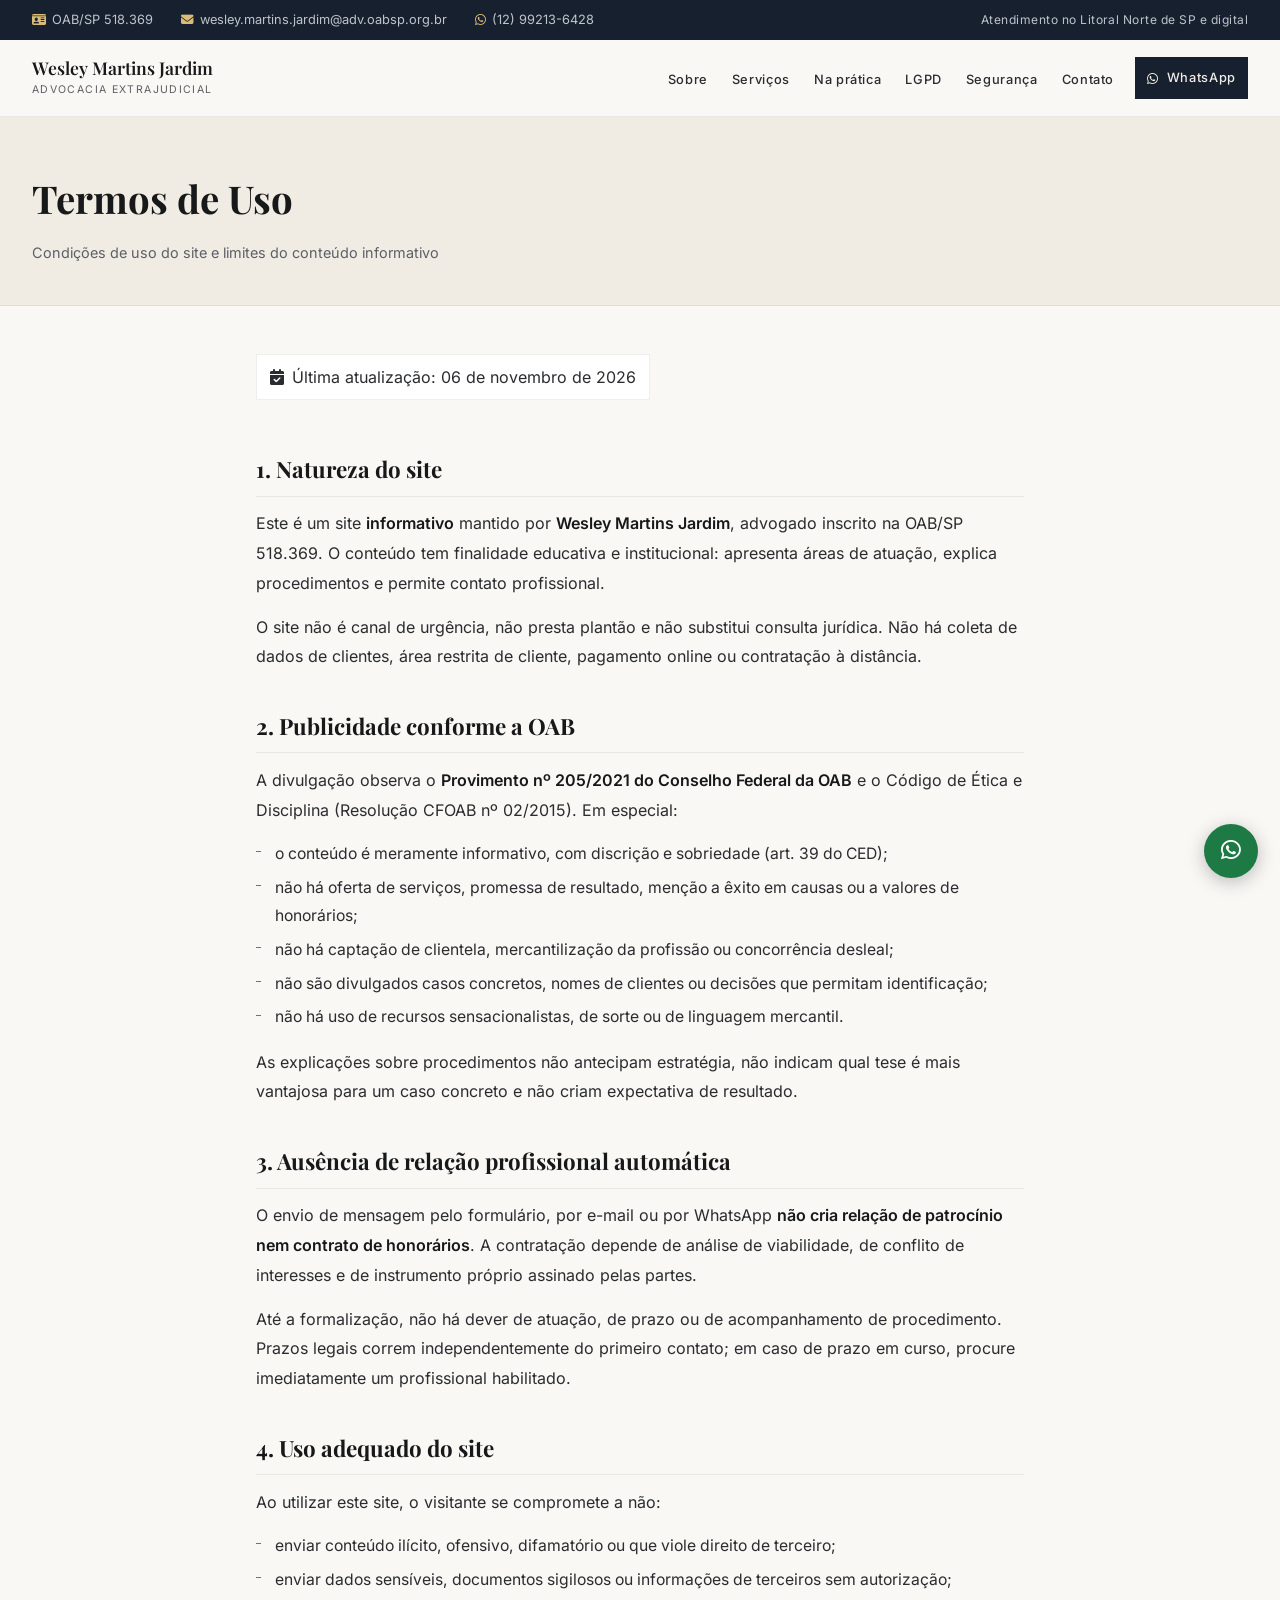
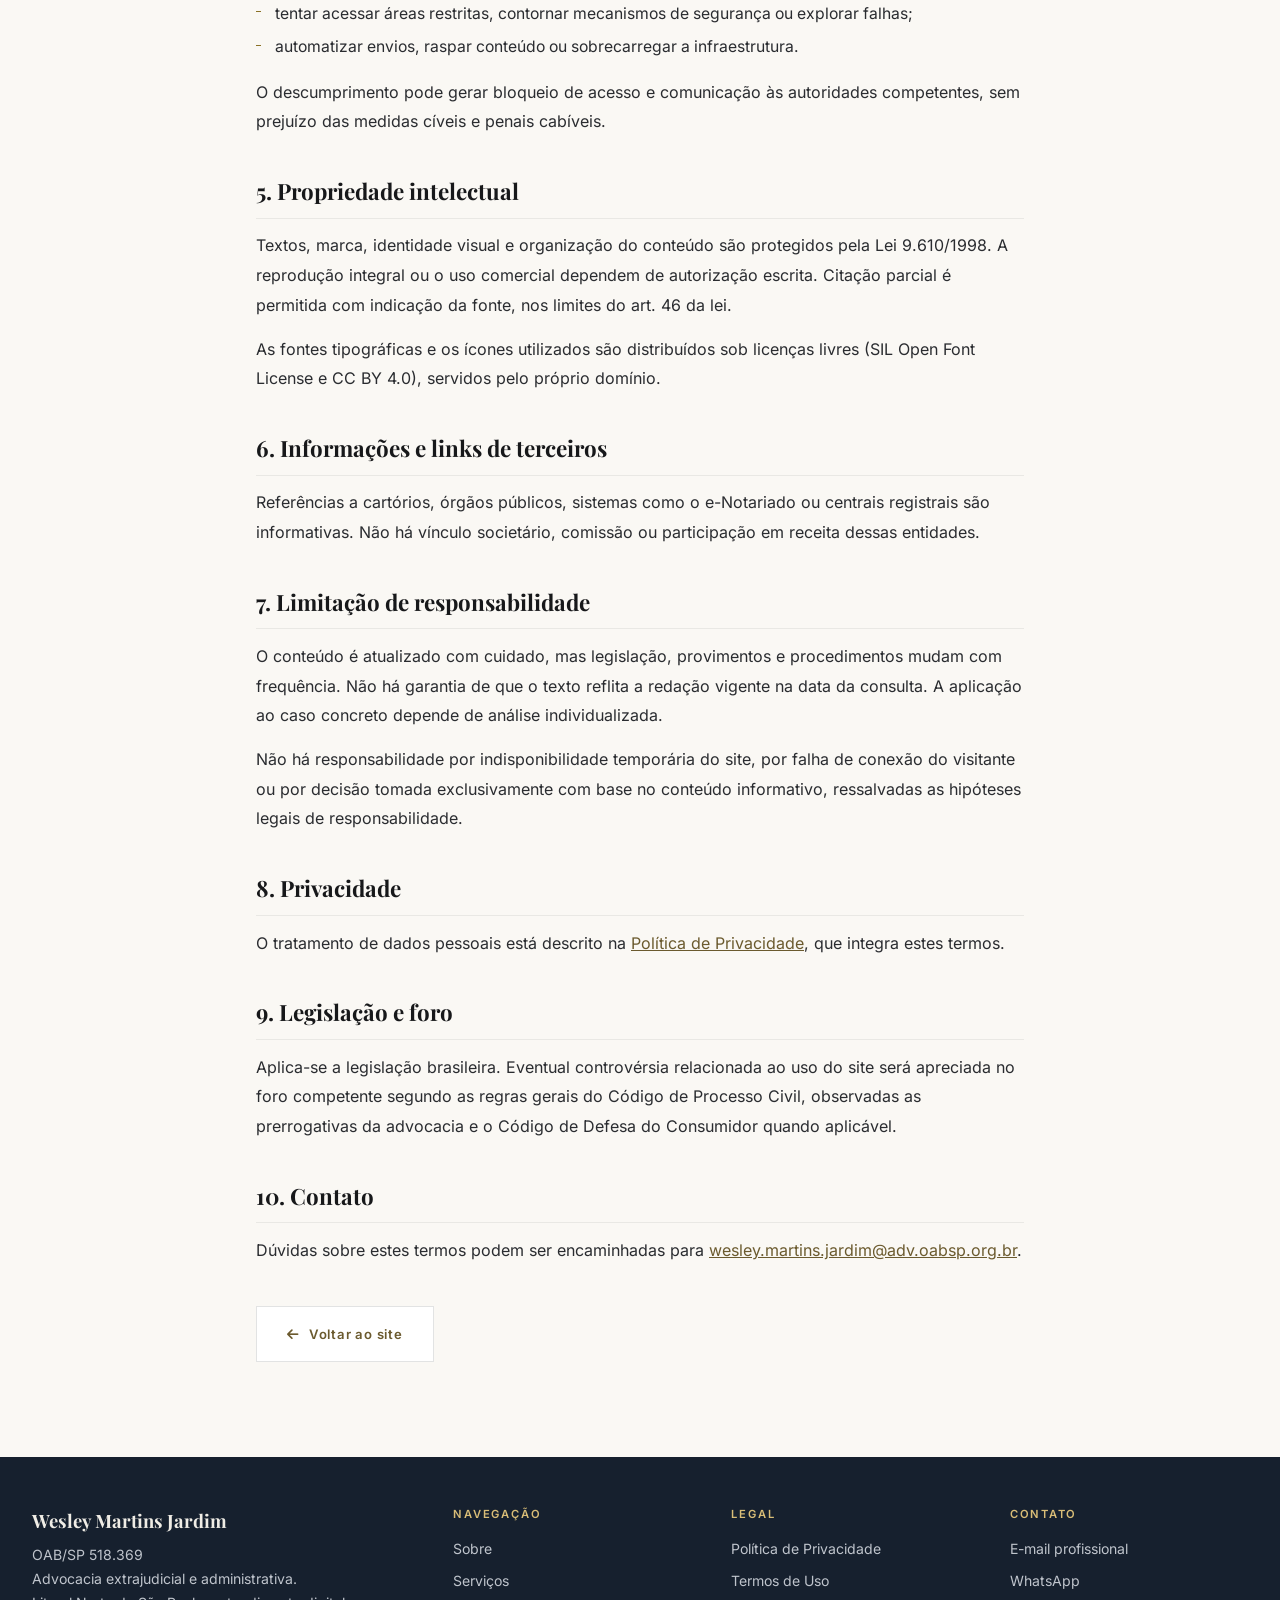
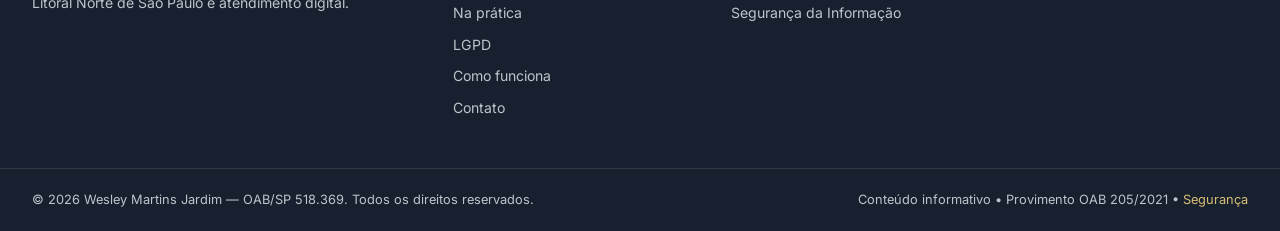
<file: wmj-site-html-php-mysql/termos-uso.html>
<!DOCTYPE html>
<html lang="pt-BR">
<head>
<meta charset="UTF-8">
<meta name="viewport" content="width=device-width, initial-scale=1.0">
<title>Termos de Uso | Wesley Martins Jardim OAB/SP 518.369</title>
<meta name="description" content="Condições de uso do site e limites do conteúdo informativo">
<meta name="author" content="Wesley Martins Jardim - OAB/SP 518.369">
<meta name="robots" content="index, follow">
<meta name="theme-color" content="#16202e">
<meta property="og:locale" content="pt_BR">
<meta property="og:type" content="website">
<meta property="og:site_name" content="Wesley Martins Jardim">
<meta property="og:title" content="Termos de Uso | Wesley Martins Jardim OAB/SP 518.369">
<meta property="og:description" content="Condições de uso do site e limites do conteúdo informativo">
<meta name="twitter:card" content="summary">
<link rel="icon" type="image/svg+xml" href="static/favicon.svg">
<link rel="stylesheet" href="static/vendor/fa/css/all.min.css">
<link rel="stylesheet" href="static/site.css">

</head>
<body>
<a class="skip-link" href="#main">Ir para o conteúdo</a>
<div class="topbar">
  <div class="topbar-inner">
    <div class="topbar-left">
      <span><i class="fas fa-id-card" aria-hidden="true"></i>OAB/SP 518.369</span>
      <a href="mailto:wesley.martins.jardim@adv.oabsp.org.br"><i class="fas fa-envelope" aria-hidden="true"></i>wesley.martins.jardim@adv.oabsp.org.br</a>
      <a href="https://wa.me/5512992136428?text=Ol%C3%A1%2C%20gostaria%20de%20informa%C3%A7%C3%B5es%20sobre%20um%20atendimento." target="_blank" rel="noopener noreferrer"><i class="fab fa-whatsapp" aria-hidden="true"></i>(12) 99213-6428</a>
    </div>
    <div class="topbar-right">Atendimento no Litoral Norte de SP e digital</div>
  </div>
</div>
<header>
<nav class="nav" id="navbar" aria-label="Navegação principal">
  <div class="nav-inner">
    <a href="index.html" class="nav-brand">
      <span class="nav-brand-text">
        <span class="nav-brand-name">Wesley Martins Jardim</span>
        <span class="nav-brand-sub">Advocacia Extrajudicial</span>
      </span>
    </a>
    <ul class="nav-links" id="navLinks">
      <li><a href="index.html#sobre">Sobre</a></li>
      <li><a href="index.html#servicos">Serviços</a></li>
      <li><a href="index.html#praticas">Na prática</a></li>
      <li><a href="index.html#lgpd">LGPD</a></li>
      <li><a href="index.html#seguranca">Segurança</a></li>
      <li><a href="index.html#contato">Contato</a></li>
      <li><a href="https://wa.me/5512992136428?text=Ol%C3%A1%2C%20gostaria%20de%20informa%C3%A7%C3%B5es%20sobre%20um%20atendimento." class="nav-cta" target="_blank" rel="noopener noreferrer"><i class="fab fa-whatsapp" aria-hidden="true"></i> WhatsApp</a></li>
    </ul>
    <button class="nav-toggle" id="navToggle" type="button" aria-label="Abrir menu" aria-expanded="false" aria-controls="navLinks">
      <i class="fas fa-bars" aria-hidden="true"></i>
    </button>
  </div>
</nav>
</header>
<main id="main">
  <div class="page-head">
    <div class="container">
      <h1>Termos de Uso</h1>
      <p>Condições de uso do site e limites do conteúdo informativo</p>
    </div>
  </div>
  <article class="page-body">
    <p class="page-meta"><i class="fas fa-calendar-check" aria-hidden="true"></i> Última atualização: 06 de novembro de 2026</p>
    
<h2>1. Natureza do site</h2>
<p>
  Este é um site <strong>informativo</strong> mantido por <strong>Wesley Martins Jardim</strong>,
  advogado inscrito na OAB/SP 518.369. O conteúdo tem finalidade educativa e institucional:
  apresenta áreas de atuação, explica procedimentos e permite contato profissional.
</p>
<p>
  O site não é canal de urgência, não presta plantão e não substitui consulta jurídica.
  Não há coleta de dados de clientes, área restrita de cliente, pagamento online ou
  contratação à distância.
</p>

<h2>2. Publicidade conforme a OAB</h2>
<p>
  A divulgação observa o <strong>Provimento nº 205/2021 do Conselho Federal da OAB</strong>
  e o Código de Ética e Disciplina (Resolução CFOAB nº 02/2015). Em especial:
</p>
<ul>
  <li>o conteúdo é meramente informativo, com discrição e sobriedade (art. 39 do CED);</li>
  <li>não há oferta de serviços, promessa de resultado, menção a êxito em causas ou a valores de honorários;</li>
  <li>não há captação de clientela, mercantilização da profissão ou concorrência desleal;</li>
  <li>não são divulgados casos concretos, nomes de clientes ou decisões que permitam identificação;</li>
  <li>não há uso de recursos sensacionalistas, de sorte ou de linguagem mercantil.</li>
</ul>
<p>
  As explicações sobre procedimentos não antecipam estratégia, não indicam qual tese é
  mais vantajosa para um caso concreto e não criam expectativa de resultado.
</p>

<h2>3. Ausência de relação profissional automática</h2>
<p>
  O envio de mensagem pelo formulário, por e-mail ou por WhatsApp <strong>não cria
  relação de patrocínio nem contrato de honorários</strong>. A contratação depende de
  análise de viabilidade, de conflito de interesses e de instrumento próprio assinado
  pelas partes.
</p>
<p>
  Até a formalização, não há dever de atuação, de prazo ou de acompanhamento de
  procedimento. Prazos legais correm independentemente do primeiro contato; em caso de
  prazo em curso, procure imediatamente um profissional habilitado.
</p>

<h2>4. Uso adequado do site</h2>
<p>Ao utilizar este site, o visitante se compromete a não:</p>
<ul>
  <li>enviar conteúdo ilícito, ofensivo, difamatório ou que viole direito de terceiro;</li>
  <li>enviar dados sensíveis, documentos sigilosos ou informações de terceiros sem autorização;</li>
  <li>tentar acessar áreas restritas, contornar mecanismos de segurança ou explorar falhas;</li>
  <li>automatizar envios, raspar conteúdo ou sobrecarregar a infraestrutura.</li>
</ul>
<p>
  O descumprimento pode gerar bloqueio de acesso e comunicação às autoridades
  competentes, sem prejuízo das medidas cíveis e penais cabíveis.
</p>

<h2>5. Propriedade intelectual</h2>
<p>
  Textos, marca, identidade visual e organização do conteúdo são protegidos pela Lei
  9.610/1998. A reprodução integral ou o uso comercial dependem de autorização escrita.
  Citação parcial é permitida com indicação da fonte, nos limites do art. 46 da lei.
</p>
<p>
  As fontes tipográficas e os ícones utilizados são distribuídos sob licenças livres
  (SIL Open Font License e CC BY 4.0), servidos pelo próprio domínio.
</p>

<h2>6. Informações e links de terceiros</h2>
<p>
  Referências a cartórios, órgãos públicos, sistemas como o e-Notariado ou centrais
  registrais são informativas. Não há vínculo societário, comissão ou participação em
  receita dessas entidades.
</p>

<h2>7. Limitação de responsabilidade</h2>
<p>
  O conteúdo é atualizado com cuidado, mas legislação, provimentos e procedimentos
  mudam com frequência. Não há garantia de que o texto reflita a redação vigente na
  data da consulta. A aplicação ao caso concreto depende de análise individualizada.
</p>
<p>
  Não há responsabilidade por indisponibilidade temporária do site, por falha de
  conexão do visitante ou por decisão tomada exclusivamente com base no conteúdo
  informativo, ressalvadas as hipóteses legais de responsabilidade.
</p>

<h2>8. Privacidade</h2>
<p>
  O tratamento de dados pessoais está descrito na
  <a href="politica-privacidade.html">Política de Privacidade</a>, que integra estes termos.
</p>

<h2>9. Legislação e foro</h2>
<p>
  Aplica-se a legislação brasileira. Eventual controvérsia relacionada ao uso do site
  será apreciada no foro competente segundo as regras gerais do Código de Processo
  Civil, observadas as prerrogativas da advocacia e o Código de Defesa do Consumidor
  quando aplicável.
</p>

<h2>10. Contato</h2>
<p>
  Dúvidas sobre estes termos podem ser encaminhadas para
  <a href="mailto:wesley.martins.jardim@adv.oabsp.org.br">wesley.martins.jardim@adv.oabsp.org.br</a>.
</p>

    <p class="page-voltar">
      <a href="index.html" class="btn-secondary"><i class="fas fa-arrow-left" aria-hidden="true"></i> Voltar ao site</a>
    </p>
  </article>
</main>
<footer class="footer">
  <div class="footer-main">
    <div class="footer-brand">
      <h3>Wesley Martins Jardim</h3>
      <p>OAB/SP 518.369<br>Advocacia extrajudicial e administrativa.<br>Litoral Norte de São Paulo e atendimento digital.</p>
    </div>
    <nav class="footer-col" aria-labelledby="f-nav">
      <h4 id="f-nav">Navegação</h4>
      <a href="index.html#sobre">Sobre</a>
      <a href="index.html#servicos">Serviços</a>
      <a href="index.html#praticas">Na prática</a>
      <a href="index.html#lgpd">LGPD</a>
      <a href="index.html#como-funciona">Como funciona</a>
      <a href="index.html#contato">Contato</a>
    </nav>
    <nav class="footer-col" aria-labelledby="f-legal">
      <h4 id="f-legal">Legal</h4>
      <a href="politica-privacidade.html">Política de Privacidade</a>
      <a href="termos-uso.html">Termos de Uso</a>
      <a href="seguranca.html">Segurança da Informação</a>
    </nav>
    <div class="footer-col">
      <h4>Contato</h4>
      <a href="mailto:wesley.martins.jardim@adv.oabsp.org.br">E-mail profissional</a>
      <a href="https://wa.me/5512992136428?text=Ol%C3%A1%2C%20gostaria%20de%20informa%C3%A7%C3%B5es%20sobre%20um%20atendimento." target="_blank" rel="noopener noreferrer">WhatsApp</a>
    </div>
  </div>
  <div class="footer-bottom">
    <p>&copy; 2026 Wesley Martins Jardim &mdash; OAB/SP 518.369. Todos os direitos reservados.</p>
    <p>Conteúdo informativo &bull; Provimento OAB 205/2021 &bull; <a href="seguranca.html">Segurança</a></p>
  </div>
</footer>

<a href="https://wa.me/5512992136428?text=Ol%C3%A1%2C%20gostaria%20de%20informa%C3%A7%C3%B5es%20sobre%20um%20atendimento." class="wa-float" target="_blank" rel="noopener noreferrer" aria-label="Falar pelo WhatsApp" title="Falar pelo WhatsApp">
  <i class="fab fa-whatsapp" aria-hidden="true"></i>
</a>
<a href="index.html#hero" class="scroll-top" id="scrollTop" aria-label="Voltar ao topo">
  <i class="fas fa-chevron-up" aria-hidden="true"></i>
</a>

<div class="cookie" id="cookieBanner" role="dialog" aria-live="polite" aria-label="Aviso de cookies">
  <div class="cookie-inner">
    <p>
      <i class="fas fa-shield-halved" aria-hidden="true"></i>
      Este site <strong>não utiliza cookies de publicidade ou de análise de audiência</strong>.
      A única cookie gravada é a de sessão, exclusiva da área administrativa.
      Detalhes na <a href="politica-privacidade.html">Política de Privacidade</a>.
    </p>
    <div class="cookie-btns">
      <button type="button" class="ck-accept" id="ckAccept">Entendi</button>
    </div>
  </div>
</div>
</body>
</html>
</file>
<file: wmj-site-html-php-mysql/static/site.css>
/* ============================================================
   Wesley Martins Jardim — Advocacia
   Tema claro: creme + grafite + dourado. Contraste WCAG AA+.
   ============================================================ */

/* Fontes locais (sem CDN) */
@font-face{font-family:'Playfair Display';font-style:normal;font-weight:400;font-display:swap;src:url('fonts/pf-400.woff2') format('woff2')}
@font-face{font-family:'Playfair Display';font-style:italic;font-weight:400;font-display:swap;src:url('fonts/pf-400i.woff2') format('woff2')}
@font-face{font-family:'Playfair Display';font-style:normal;font-weight:600;font-display:swap;src:url('fonts/pf-600.woff2') format('woff2')}
@font-face{font-family:'Playfair Display';font-style:normal;font-weight:700;font-display:swap;src:url('fonts/pf-700.woff2') format('woff2')}
@font-face{font-family:'Inter';font-style:normal;font-weight:400;font-display:swap;src:url('fonts/inter-400.woff2') format('woff2')}
@font-face{font-family:'Inter';font-style:normal;font-weight:500;font-display:swap;src:url('fonts/inter-500.woff2') format('woff2')}
@font-face{font-family:'Inter';font-style:normal;font-weight:600;font-display:swap;src:url('fonts/inter-600.woff2') format('woff2')}

*,*::before,*::after{margin:0;padding:0;box-sizing:border-box}

:root{
  /* superfícies */
  --bg-primary:#faf8f4;
  --bg-secondary:#f1ece3;
  --bg-tertiary:#e8e2d6;
  --bg-card:#ffffff;

  /* texto (contraste medido sobre --bg-primary) */
  --ink:#17181a;        /* 16.75:1 */
  --text-primary:#2a2c30; /* 13.19:1 */
  --text-secondary:#43464c;
  --text-muted:#5c5f66;  /* 6.03:1 */
  --text-white:#ffffff;

  /* dourado */
  --gold:#c9a84c;        /* decorativo, filetes */
  --gold-ink:#8a7126;    /* sobre fundo claro, para linhas */
  --gold-text:#6b5a2e;   /* 6.33:1 — texto dourado legível */
  --gold-subtle:rgba(201,168,76,0.10);
  --gold-border:rgba(138,113,38,0.28);

  /* institucional escuro (topo do rodapé / faixas) */
  --navy:#16202e;
  --navy-light:#1f2b3d;
  --on-navy:#f0ede6;     /* 14.03:1 */
  --on-navy-muted:#bfc4cc; /* 9.36:1 */
  --on-navy-gold:#d9bd77; /* 8.98:1 */

  /* linhas e sombras */
  --line:rgba(23,24,26,0.12);
  --line-soft:rgba(23,24,26,0.07);
  --shadow-sm:0 1px 2px rgba(23,24,26,0.05),0 4px 14px rgba(23,24,26,0.05);
  --shadow-md:0 2px 6px rgba(23,24,26,0.06),0 14px 40px rgba(23,24,26,0.08);

  --serif:'Playfair Display',Georgia,'Times New Roman',serif;
  --sans:'Inter',-apple-system,BlinkMacSystemFont,'Segoe UI',sans-serif;

  --max:1280px;
  --radius:2px;
}

html{scroll-behavior:smooth;font-size:16px}
body{
  font-family:var(--sans);
  background:var(--bg-primary);
  color:var(--text-primary);
  line-height:1.75;
  font-size:1rem;
  overflow-x:hidden;
  -webkit-font-smoothing:antialiased;
  text-rendering:optimizeLegibility;
}
::selection{background:var(--gold);color:var(--ink)}
img{max-width:100%;display:block}
a{color:var(--gold-text)}
a:hover{color:var(--ink)}

/* acessibilidade */
:focus-visible{outline:2px solid var(--gold-ink);outline-offset:3px}
.skip-link{position:absolute;left:-9999px;top:0;background:var(--navy);color:var(--on-navy);
  padding:0.75rem 1.25rem;z-index:10001;font-size:0.85rem}
.skip-link:focus{left:1rem;top:1rem}
.sr-only{position:absolute;width:1px;height:1px;padding:0;margin:-1px;overflow:hidden;
  clip:rect(0,0,0,0);white-space:nowrap;border:0}

/* ── TOPBAR ── */
.topbar{background:var(--navy);color:var(--on-navy-muted);padding:0.55rem 0;font-size:0.8rem}
.topbar-inner{max-width:var(--max);margin:0 auto;padding:0 2rem;
  display:flex;justify-content:space-between;align-items:center;gap:1.5rem;flex-wrap:wrap}
.topbar a{color:var(--on-navy-muted);text-decoration:none}
.topbar a:hover{color:var(--on-navy-gold);text-decoration:underline}
.topbar-left{display:flex;gap:1.75rem;flex-wrap:wrap}
.topbar-left i{color:var(--on-navy-gold);margin-right:0.4rem;font-size:0.78rem}
.topbar-right{font-size:0.75rem;letter-spacing:0.04em}

/* ── NAV ── */
.nav{position:sticky;top:0;z-index:1000;background:rgba(250,248,244,0.94);
  backdrop-filter:blur(14px);-webkit-backdrop-filter:blur(14px);
  border-bottom:1px solid var(--line-soft);transition:box-shadow .3s,background .3s}
.nav.scrolled{background:rgba(250,248,244,0.98);box-shadow:0 2px 20px rgba(23,24,26,0.07)}
.nav-inner{max-width:var(--max);margin:0 auto;padding:0 2rem;height:76px;
  display:flex;align-items:center;justify-content:space-between;gap:1.5rem}
.nav-brand{display:flex;align-items:center;gap:0.85rem;text-decoration:none;color:var(--ink)}
.nav-logo{width:44px;height:44px;display:flex;align-items:center;justify-content:center;
  border:1px solid var(--gold-border);background:var(--bg-card);
  font-family:var(--serif);font-size:1.05rem;font-weight:700;color:var(--gold-text);letter-spacing:-0.02em}
.nav-brand-text{display:flex;flex-direction:column}
.nav-brand-name{font-family:var(--serif);font-size:1.1rem;font-weight:600;color:var(--ink);line-height:1.25}
.nav-brand-sub{font-size:0.66rem;color:var(--text-muted);letter-spacing:0.13em;text-transform:uppercase;margin-top:2px}
.nav-links{display:flex;gap:0.1rem;list-style:none;align-items:center}
.nav-links a{color:var(--text-primary);text-decoration:none;font-size:0.8rem;font-weight:500;
  letter-spacing:0.05em;padding:0.55rem 0.7rem;position:relative;transition:color .2s}
.nav-links a::after{content:'';position:absolute;left:0.7rem;right:0.7rem;bottom:0.25rem;height:1px;
  background:var(--gold-ink);transform:scaleX(0);transform-origin:left;transition:transform .25s}
.nav-links a:hover{color:var(--gold-text)}
.nav-links a:hover::after{transform:scaleX(1)}
.nav-cta{display:inline-flex;align-items:center;gap:0.5rem;margin-left:0.5rem;
  padding:0.6rem 1.15rem;background:var(--navy);color:var(--on-navy)!important;
  font-size:0.76rem;font-weight:600;letter-spacing:0.06em;text-decoration:none;
  border:1px solid var(--navy);transition:background .2s,transform .2s}
.nav-cta::after{display:none}
.nav-cta:hover{background:var(--navy-light);transform:translateY(-1px)}
.nav-toggle{display:none;background:none;border:1px solid var(--line);color:var(--ink);
  font-size:1.1rem;cursor:pointer;padding:0.55rem 0.7rem;line-height:1}

/* ── HERO ── */
.hero{position:relative;background:var(--bg-primary);border-bottom:1px solid var(--line-soft);
  padding:5rem 0 4.5rem;overflow:hidden}
.hero::before{content:'';position:absolute;inset:0;pointer-events:none;
  background-image:linear-gradient(90deg,var(--line-soft) 1px,transparent 1px);
  background-size:140px 100%;opacity:0.75}
.hero::after{content:'';position:absolute;right:-10%;top:-20%;width:52%;height:140%;
  background:radial-gradient(ellipse at center,rgba(201,168,76,0.13),transparent 65%);pointer-events:none}
.hero-inner{position:relative;z-index:1;max-width:var(--max);margin:0 auto;padding:0 2rem;
  display:grid;grid-template-columns:1.15fr 0.85fr;gap:4rem;align-items:center}
.hero-tag{display:inline-flex;align-items:center;gap:0.6rem;font-size:0.7rem;font-weight:600;
  letter-spacing:0.18em;text-transform:uppercase;color:var(--gold-text);
  padding-bottom:0.9rem;margin-bottom:1.6rem;border-bottom:1px solid var(--gold-border)}
.hero h1{font-family:var(--serif);font-size:clamp(2.3rem,4vw,3.5rem);font-weight:700;
  line-height:1.12;color:var(--ink);letter-spacing:-0.015em;margin-bottom:1.4rem}
.hero h1 em{font-style:italic;font-weight:400;color:var(--gold-text)}
.hero-desc{font-size:1.06rem;color:var(--text-primary);max-width:34rem;line-height:1.85;margin-bottom:2.2rem}
.hero-actions{display:flex;gap:0.8rem;flex-wrap:wrap;margin-bottom:2.8rem}
.btn-primary{display:inline-flex;align-items:center;gap:0.6rem;padding:0.95rem 1.9rem;
  background:var(--navy);color:var(--on-navy);font-size:0.82rem;font-weight:600;
  letter-spacing:0.06em;text-decoration:none;border:1px solid var(--navy);cursor:pointer;
  transition:background .2s,transform .2s,box-shadow .2s}
.btn-primary:hover{background:var(--navy-light);color:var(--on-navy);transform:translateY(-2px);
  box-shadow:0 8px 24px rgba(22,32,46,0.22)}
.btn-secondary{display:inline-flex;align-items:center;gap:0.6rem;padding:0.95rem 1.9rem;
  background:var(--bg-card);color:var(--ink);font-size:0.82rem;font-weight:600;
  letter-spacing:0.06em;text-decoration:none;border:1px solid var(--line);cursor:pointer;
  transition:border-color .2s,transform .2s}
.btn-secondary:hover{border-color:var(--gold-border);color:var(--ink);transform:translateY(-2px)}
.btn-gold{display:inline-flex;align-items:center;gap:0.6rem;padding:0.95rem 1.9rem;
  background:var(--gold);color:var(--ink);font-size:0.82rem;font-weight:700;
  letter-spacing:0.06em;text-decoration:none;border:1px solid var(--gold);cursor:pointer;
  transition:filter .2s,transform .2s}
.btn-gold:hover{filter:brightness(1.06);color:var(--ink);transform:translateY(-2px)}
.hero-features{display:flex;gap:2.5rem;padding-top:1.75rem;border-top:1px solid var(--line-soft);flex-wrap:wrap}
.hero-feature{display:flex;flex-direction:column;gap:0.15rem}
.hero-feature-label{font-size:0.68rem;letter-spacing:0.14em;text-transform:uppercase;color:var(--text-muted)}
.hero-feature-value{font-size:0.95rem;font-weight:600;color:var(--ink)}
.hero-visual{position:relative}
.hero-visual-frame{background:var(--bg-card);border:1px solid var(--line);border-top:3px solid var(--gold);
  padding:2.5rem 2rem;box-shadow:var(--shadow-md);position:relative}
.hero-visual-icon{font-size:2.2rem;color:var(--gold-ink);margin-bottom:1.4rem;opacity:0.85}
.hero-visual-quote{font-family:var(--serif);font-size:1.14rem;font-style:italic;line-height:1.75;
  color:var(--text-primary);margin-bottom:1.4rem}
.hero-visual-cite{display:block;font-size:0.72rem;letter-spacing:0.12em;text-transform:uppercase;
  color:var(--text-muted);padding-top:1rem;border-top:1px solid var(--line-soft)}
.hero-visual-badge{position:absolute;bottom:-0.9rem;left:1.5rem;background:var(--navy);color:var(--on-navy-gold);
  padding:0.6rem 1.1rem;font-size:0.68rem;font-weight:600;letter-spacing:0.1em;text-transform:uppercase}

/* ── SEÇÕES ── */
section{padding:5.5rem 0}
.container{max-width:var(--max);margin:0 auto;padding:0 2rem}
.section-header{max-width:46rem;margin-bottom:3rem}
.section-tag{display:inline-flex;align-items:center;gap:0.6rem;font-size:0.7rem;font-weight:600;
  letter-spacing:0.18em;text-transform:uppercase;color:var(--gold-text);margin-bottom:0.9rem}
.section-tag::before{content:'';width:22px;height:1px;background:var(--gold-ink)}
.section-title{font-family:var(--serif);font-size:clamp(1.9rem,3vw,2.6rem);font-weight:600;
  line-height:1.2;color:var(--ink);letter-spacing:-0.01em;margin-bottom:0.9rem}
.section-subtitle{font-size:1.02rem;color:var(--text-primary);line-height:1.85}

/* ── SOBRE ── */
.about{background:var(--bg-secondary);border-top:1px solid var(--line-soft);border-bottom:1px solid var(--line-soft)}
.about-grid{display:grid;grid-template-columns:0.8fr 1.2fr;gap:3.5rem;align-items:start}
.about-sidebar{position:sticky;top:100px}
.about-credential{background:var(--bg-card);border:1px solid var(--line);border-left:3px solid var(--gold);
  padding:1.8rem;margin-bottom:1.25rem;box-shadow:var(--shadow-sm)}
.about-credential-label{font-size:0.66rem;letter-spacing:0.18em;text-transform:uppercase;
  color:var(--gold-text);margin-bottom:0.5rem}
.about-credential h3{font-family:var(--serif);font-size:1.35rem;color:var(--ink);margin-bottom:0.2rem}
.about-credential p{font-size:0.88rem;color:var(--text-muted)}
.about-badges{display:flex;flex-direction:column;gap:0.5rem}
.about-badge{display:flex;align-items:center;gap:0.75rem;padding:0.7rem 1rem;
  background:var(--bg-card);border:1px solid var(--line-soft);font-size:0.86rem;color:var(--text-primary)}
.about-badge i{color:var(--gold-ink);font-size:0.85rem;width:18px;text-align:center}
.about-content p{font-size:1.02rem;line-height:1.9;color:var(--text-primary);margin-bottom:1.2rem}
.about-pillars{display:grid;grid-template-columns:1fr 1fr;gap:1rem;margin-top:2rem}
.pillar{background:var(--bg-card);border:1px solid var(--line-soft);padding:1.5rem;
  transition:border-color .2s,transform .2s}
.pillar:hover{border-color:var(--gold-border);transform:translateY(-2px)}
.pillar i{color:var(--gold-ink);font-size:1.05rem;margin-bottom:0.7rem;display:block}
.pillar h4{font-family:var(--serif);font-size:1.02rem;color:var(--ink);margin-bottom:0.35rem}
.pillar p{font-size:0.87rem;line-height:1.7;color:var(--text-muted)}

/* ── SERVIÇOS ── */
.services{background:var(--bg-primary)}
.services-grid{display:grid;grid-template-columns:repeat(3,1fr);gap:1.25rem}
.service-card{background:var(--bg-card);border:1px solid var(--line-soft);padding:1.9rem 1.7rem;
  position:relative;transition:border-color .25s,transform .25s,box-shadow .25s}
.service-card::before{content:'';position:absolute;top:0;left:0;width:0;height:2px;
  background:var(--gold);transition:width .4s}
.service-card:hover{border-color:var(--gold-border);transform:translateY(-3px);box-shadow:var(--shadow-sm)}
.service-card:hover::before{width:100%}
.service-num{font-family:var(--serif);font-size:1.6rem;font-weight:700;color:var(--gold);
  opacity:0.5;line-height:1;margin-bottom:1rem}
.service-card h3{font-family:var(--serif);font-size:1.12rem;font-weight:600;color:var(--ink);
  margin-bottom:0.6rem;line-height:1.35}
.service-card p{font-size:0.9rem;line-height:1.75;color:var(--text-primary);margin-bottom:1rem}
.service-card p a{color:var(--gold-text);text-decoration:underline;text-underline-offset:2px}
.service-label{display:inline-flex;align-items:center;gap:0.45rem;font-size:0.68rem;font-weight:600;
  letter-spacing:0.1em;text-transform:uppercase;color:var(--text-muted);
  padding-top:0.8rem;border-top:1px solid var(--line-soft);width:100%}
.service-label i{font-size:0.4rem;color:var(--gold-ink)}

/* ── COMO FUNCIONA ── */
.areas{background:var(--bg-secondary);border-top:1px solid var(--line-soft);border-bottom:1px solid var(--line-soft)}
.areas-row{display:grid;grid-template-columns:repeat(4,1fr);gap:0;
  background:var(--line-soft);border:1px solid var(--line-soft)}
.area-item{background:var(--bg-card);padding:2rem 1.6rem;transition:background .2s}
.area-item:hover{background:var(--bg-primary)}
.area-item i{font-size:1.3rem;color:var(--gold-ink);margin-bottom:1rem;display:block}
.area-item h4{font-family:var(--serif);font-size:1rem;color:var(--ink);margin-bottom:0.45rem;line-height:1.35}
.area-item p{font-size:0.86rem;line-height:1.7;color:var(--text-muted)}

/* ── VANTAGENS ── */
.benefits{background:var(--bg-primary)}
.benefits-layout{display:grid;grid-template-columns:1.1fr 0.9fr;gap:3rem;align-items:start}
.benefits-list{display:flex;flex-direction:column}
.benefit{display:flex;gap:1.1rem;padding:1.5rem 0;border-bottom:1px solid var(--line-soft)}
.benefit:first-child{padding-top:0}
.benefit:last-child{border-bottom:none}
.benefit-icon{width:44px;height:44px;min-width:44px;display:flex;align-items:center;justify-content:center;
  background:var(--gold-subtle);border:1px solid var(--gold-border);color:var(--gold-ink);font-size:0.95rem}
.benefit h4{font-size:0.98rem;font-weight:600;color:var(--ink);margin-bottom:0.2rem}
.benefit p{font-size:0.9rem;line-height:1.75;color:var(--text-primary)}
.benefits-cta{background:var(--bg-card);border:1px solid var(--line);border-top:3px solid var(--gold);
  padding:2.2rem;position:sticky;top:100px;box-shadow:var(--shadow-sm)}
.benefits-cta h3{font-family:var(--serif);font-size:1.4rem;color:var(--ink);margin-bottom:0.8rem;line-height:1.3}
.benefits-cta p{font-size:0.94rem;line-height:1.85;color:var(--text-primary);margin-bottom:1.4rem}

/* ── PRIVACIDADE / SEGURANÇA ── */
.security{background:var(--bg-secondary);border-top:1px solid var(--line-soft);border-bottom:1px solid var(--line-soft)}
.security-grid{display:grid;grid-template-columns:1fr 1fr;gap:3rem;align-items:start}
.sec-items{display:flex;flex-direction:column;gap:1.1rem;margin-top:2rem}
.sec-item{display:flex;gap:0.9rem;align-items:flex-start}
.sec-icon{width:38px;height:38px;min-width:38px;display:flex;align-items:center;justify-content:center;
  background:var(--bg-card);border:1px solid var(--line);color:var(--gold-ink);font-size:0.85rem}
.sec-item h4{font-size:0.94rem;font-weight:600;color:var(--ink);margin-bottom:0.15rem}
.sec-item p{font-size:0.88rem;line-height:1.7;color:var(--text-primary)}
.compliance-card{background:var(--bg-card);border:1px solid var(--line);padding:2rem;box-shadow:var(--shadow-sm)}
.compliance-card h3{font-family:var(--serif);font-size:1.3rem;color:var(--ink);margin-bottom:1rem;
  display:flex;align-items:center;gap:0.65rem;line-height:1.35}
.compliance-card h3 i{color:var(--gold-ink);font-size:1.05rem}
.compliance-card p{font-size:0.93rem;line-height:1.85;color:var(--text-primary);margin-bottom:0.9rem}
.compliance-card p strong{color:var(--ink)}
.compliance-note{font-size:0.86rem!important;color:var(--text-muted)!important;
  padding-top:0.9rem;border-top:1px solid var(--line-soft)}
.badge-row{display:flex;flex-wrap:wrap;gap:0.5rem;margin-top:1.1rem}
.badge{display:inline-flex;align-items:center;gap:0.45rem;padding:0.45rem 0.8rem;
  background:var(--gold-subtle);border:1px solid var(--gold-border);
  font-size:0.7rem;font-weight:600;letter-spacing:0.06em;color:var(--gold-text)}
.badge i{font-size:0.7rem}

/* tabela de medidas */
.medidas{margin-top:1.5rem;border:1px solid var(--line-soft)}
.medida{display:grid;grid-template-columns:150px 1fr;gap:1rem;padding:0.75rem 1rem;
  border-bottom:1px solid var(--line-soft);font-size:0.86rem}
.medida:last-child{border-bottom:none}
.medida dt{font-weight:600;color:var(--ink)}
.medida dd{color:var(--text-primary);margin:0}

/* ── CONTATO ── */
.contact{background:var(--bg-primary)}
.contact-grid{display:grid;grid-template-columns:0.9fr 1.1fr;gap:3rem;align-items:start}
.contact-info{display:flex;flex-direction:column;gap:1.1rem}
.contact-item{display:flex;gap:0.9rem;align-items:center}
.contact-icon{width:42px;height:42px;min-width:42px;display:flex;align-items:center;justify-content:center;
  background:var(--bg-card);border:1px solid var(--line);color:var(--gold-ink);font-size:0.95rem}
.contact-item h4{font-size:0.8rem;font-weight:600;letter-spacing:0.05em;text-transform:uppercase;
  color:var(--text-muted);margin-bottom:0.1rem}
.contact-item p,.contact-item a{font-size:0.96rem;color:var(--ink);text-decoration:none;word-break:break-word}
.contact-item a:hover{color:var(--gold-text);text-decoration:underline}
.contact-channels{display:flex;flex-direction:column;gap:0.6rem;margin-top:1.25rem}
.channel{display:flex;align-items:center;gap:0.7rem;padding:0.9rem 1.2rem;text-decoration:none;
  font-size:0.86rem;font-weight:600;letter-spacing:0.03em;border:1px solid transparent;transition:all .2s}
.channel-wa{background:#1e7a44;color:#fff}
.channel-wa:hover{background:#196638;color:#fff;transform:translateY(-1px)}
.channel-em{background:var(--bg-card);border-color:var(--line);color:var(--ink)}
.channel-em:hover{border-color:var(--gold-border);color:var(--ink);transform:translateY(-1px)}
.channel i{font-size:1rem}

.form-card{background:var(--bg-card);border:1px solid var(--line);padding:2rem;box-shadow:var(--shadow-sm)}
.form-card h3{font-family:var(--serif);font-size:1.25rem;color:var(--ink);margin-bottom:0.3rem}
.form-card>p{font-size:0.9rem;color:var(--text-muted);margin-bottom:1.5rem}
.form-row{display:grid;grid-template-columns:1fr 1fr;gap:0.9rem}
.field{margin-bottom:0.9rem}
.field label{display:block;font-size:0.76rem;font-weight:600;letter-spacing:0.05em;
  text-transform:uppercase;color:var(--text-muted);margin-bottom:0.35rem}
.field .req{color:#a3321f}
.field input,.field textarea,.field select{width:100%;padding:0.7rem 0.85rem;
  background:var(--bg-primary);border:1px solid var(--line);color:var(--ink);
  font-family:var(--sans);font-size:0.94rem;transition:border-color .2s,background .2s;border-radius:0}
.field input:focus,.field textarea:focus,.field select:focus{
  outline:none;border-color:var(--gold-ink);background:var(--bg-card);
  box-shadow:0 0 0 3px rgba(201,168,76,0.15)}
.field textarea{resize:vertical;min-height:7rem}
.field-hint{font-size:0.76rem;color:var(--text-muted);margin-top:0.25rem}
.hp-field{position:absolute;left:-9999px;width:1px;height:1px;overflow:hidden}
.consent{display:flex;gap:0.6rem;align-items:flex-start;margin:0.9rem 0 1.1rem}
.consent input{width:17px;height:17px;min-width:17px;margin-top:0.2rem;accent-color:var(--gold-ink)}
.consent label{font-size:0.85rem;line-height:1.6;color:var(--text-primary)}
.consent a{color:var(--gold-text);text-decoration:underline}
.form-submit{width:100%;justify-content:center}
.form-msg{padding:0.75rem 0.9rem;font-size:0.88rem;margin-top:0.9rem;display:none;line-height:1.6}
.form-msg.ok{display:block;background:#eef7ef;border:1px solid #bfe0c3;color:#1d5c2a}
.form-msg.err{display:block;background:#fdf0ee;border:1px solid #f0c3bc;color:#8a2a18}
.form-msg ul{margin:0.35rem 0 0 1.1rem}
.form-secure{display:flex;align-items:center;gap:0.45rem;font-size:0.76rem;color:var(--text-muted);margin-top:0.8rem}
.form-secure i{color:var(--gold-ink)}

/* ── RODAPÉ ── */
.footer{background:var(--navy);color:var(--on-navy-muted)}
.footer-main{max-width:var(--max);margin:0 auto;padding:3rem 2rem 2.5rem;
  display:grid;grid-template-columns:1.6fr 1fr 1fr 1fr;gap:2.5rem}
.footer-brand h3{font-family:var(--serif);font-size:1.15rem;color:var(--on-navy);margin-bottom:0.4rem}
.footer-brand p{font-size:0.88rem;line-height:1.7;color:var(--on-navy-muted)}
.footer-col h4{font-size:0.7rem;letter-spacing:0.16em;text-transform:uppercase;
  color:var(--on-navy-gold);margin-bottom:0.8rem}
.footer-col a{display:block;font-size:0.88rem;color:var(--on-navy-muted);text-decoration:none;
  margin-bottom:0.45rem;transition:color .2s}
.footer-col a:hover{color:var(--on-navy);text-decoration:underline}
.footer-bottom{max-width:var(--max);margin:0 auto;padding:1.25rem 2rem;
  border-top:1px solid rgba(240,237,230,0.12);display:flex;justify-content:space-between;
  flex-wrap:wrap;gap:0.75rem;font-size:0.8rem;color:var(--on-navy-muted)}
.footer-bottom a{color:var(--on-navy-gold);text-decoration:none}
.footer-bottom a:hover{text-decoration:underline}

/* ── FLUTUANTES ── */
.wa-float{position:fixed;bottom:1.4rem;right:1.4rem;z-index:999;width:54px;height:54px;
  background:#1e7a44;border-radius:50%;display:flex;align-items:center;justify-content:center;
  box-shadow:0 4px 18px rgba(22,32,46,0.28);transition:transform .2s,box-shadow .2s;text-decoration:none}
.wa-float:hover{transform:scale(1.07);box-shadow:0 6px 26px rgba(22,32,46,0.34)}
.wa-float i{color:#fff;font-size:1.4rem}
.scroll-top{position:fixed;bottom:5.2rem;right:1.55rem;z-index:998;width:38px;height:38px;
  background:var(--bg-card);border:1px solid var(--line);display:flex;align-items:center;
  justify-content:center;cursor:pointer;opacity:0;pointer-events:none;transition:opacity .25s;
  text-decoration:none;box-shadow:var(--shadow-sm)}
.scroll-top.show{opacity:1;pointer-events:auto}
.scroll-top i{color:var(--ink);font-size:0.8rem}

/* ── COOKIES ── */
.cookie{position:fixed;left:0;right:0;bottom:0;z-index:10000;background:var(--bg-card);
  border-top:1px solid var(--line);box-shadow:0 -4px 24px rgba(23,24,26,0.10);
  padding:1rem 2rem;display:none}
.cookie.show{display:block}
.cookie-inner{max-width:var(--max);margin:0 auto;display:flex;align-items:center;
  gap:1.5rem;justify-content:space-between;flex-wrap:wrap}
.cookie-inner p{font-size:0.86rem;color:var(--text-primary);flex:1;min-width:260px;line-height:1.6}
.cookie-inner p i{color:var(--gold-ink);margin-right:0.35rem}
.cookie-inner a{color:var(--gold-text);text-decoration:underline}
.cookie-btns{display:flex;gap:0.5rem}
.ck-accept{padding:0.6rem 1.2rem;background:var(--navy);color:var(--on-navy);border:1px solid var(--navy);
  font-size:0.82rem;font-weight:600;cursor:pointer;transition:background .2s}
.ck-accept:hover{background:var(--navy-light)}
.ck-reject{padding:0.6rem 1.2rem;background:var(--bg-card);color:var(--text-primary);
  border:1px solid var(--line);font-size:0.82rem;cursor:pointer;transition:border-color .2s}
.ck-reject:hover{border-color:var(--gold-border)}

/* ── PÁGINAS INTERNAS ── */
.page-head{background:var(--bg-secondary);border-bottom:1px solid var(--line-soft);padding:3rem 0 2.5rem}
.page-head h1{font-family:var(--serif);font-size:clamp(1.8rem,3vw,2.4rem);color:var(--ink);margin-bottom:0.5rem}
.page-head p{font-size:0.9rem;color:var(--text-muted)}
.page-body{max-width:52rem;margin:0 auto;padding:3rem 2rem 5rem}
.page-body h2{font-family:var(--serif);font-size:1.4rem;color:var(--ink);margin:2.2rem 0 0.8rem;
  padding-bottom:0.4rem;border-bottom:1px solid var(--line-soft)}
.page-body h2:first-child{margin-top:0}
.page-body p{font-size:1rem;line-height:1.85;color:var(--text-primary);margin-bottom:0.9rem}
.page-body ul{list-style:none;margin:0 0 1rem}
.page-body li{position:relative;padding-left:1.2rem;font-size:0.98rem;line-height:1.8;
  color:var(--text-primary);margin-bottom:0.35rem}
.page-body li::before{content:'';position:absolute;left:0;top:0.7rem;width:5px;height:1px;background:var(--gold-ink)}
.page-body strong{color:var(--ink)}
.page-body a{color:var(--gold-text)}
.page-meta{display:inline-flex;gap:0.5rem;align-items:center;font-size:0.8rem;color:var(--text-muted);
  background:var(--bg-card);border:1px solid var(--line-soft);padding:0.45rem 0.8rem;margin-bottom:1.5rem}
.table-wrap{overflow-x:auto;margin:1rem 0 1.5rem;border:1px solid var(--line-soft)}
table{width:100%;border-collapse:collapse;font-size:0.9rem}
th,td{text-align:left;padding:0.6rem 0.8rem;border-bottom:1px solid var(--line-soft);vertical-align:top}
th{background:var(--bg-secondary);font-size:0.78rem;letter-spacing:0.05em;text-transform:uppercase;
  color:var(--text-muted);font-weight:600}
tr:last-child td{border-bottom:none}

/* ── ANIMAÇÃO ── */
.reveal{opacity:0;transform:translateY(18px);transition:opacity .55s ease,transform .55s ease}
.reveal.visible{opacity:1;transform:translateY(0)}
@media (prefers-reduced-motion:reduce){
  html{scroll-behavior:auto}
  .reveal{opacity:1;transform:none;transition:none}
  *{animation-duration:0.001ms!important;transition-duration:0.001ms!important}
}

/* ── RESPONSIVO ── */
@media (max-width:1080px){
  .hero-inner{grid-template-columns:1fr;gap:2.5rem}
  .hero-visual{max-width:32rem}
  .about-grid{grid-template-columns:1fr}
  .about-sidebar{position:static}
  .services-grid{grid-template-columns:repeat(2,1fr)}
  .areas-row{grid-template-columns:repeat(2,1fr)}
  .benefits-layout{grid-template-columns:1fr}
  .benefits-cta{position:static}
  .security-grid{grid-template-columns:1fr}
  .contact-grid{grid-template-columns:1fr}
  .footer-main{grid-template-columns:1fr 1fr}
}
@media (max-width:820px){
  section{padding:3.5rem 0}
  .container,.hero-inner{padding:0 1.25rem}
  .nav-inner{padding:0 1.25rem;height:68px}
  .topbar-inner{padding:0 1.25rem;font-size:0.75rem}
  .topbar-right{display:none}
  .nav-toggle{display:block}
  .nav-links{display:none;position:absolute;top:100%;left:0;right:0;flex-direction:column;
    align-items:stretch;gap:0;background:var(--bg-card);border-bottom:1px solid var(--line);
    padding:0.75rem 1rem 1rem;box-shadow:0 12px 28px rgba(23,24,26,0.10)}
  .nav-links.active{display:flex}
  .nav-links a{padding:0.7rem 0.4rem;font-size:0.9rem;border-bottom:1px solid var(--line-soft)}
  .nav-links a::after{display:none}
  .nav-cta{margin:0.6rem 0 0;justify-content:center;border-bottom:none!important}
  .hero{padding:3.5rem 0 3rem}
  .hero-visual{display:none}
  .services-grid{grid-template-columns:1fr}
  .areas-row{grid-template-columns:1fr}
  .about-pillars{grid-template-columns:1fr}
  .form-row{grid-template-columns:1fr}
  .hero-actions{flex-direction:column;align-items:stretch}
  .btn-primary,.btn-secondary,.btn-gold{justify-content:center}
  .hero-features{gap:1.2rem}
  .footer-main{grid-template-columns:1fr;gap:1.75rem}
  .medida{grid-template-columns:1fr;gap:0.15rem}
  .cookie{padding:1rem 1.25rem}
  .cookie-btns{width:100%}
  .ck-accept,.ck-reject{flex:1}
}
@media print{
  .nav,.topbar,.wa-float,.scroll-top,.cookie,.footer{display:none}
  body{background:#fff;color:#000}
}

/* ── FICHAS PRÁTICAS (details/summary) ── */
.praticas{background:var(--bg-secondary);border-top:1px solid var(--line-soft);border-bottom:1px solid var(--line-soft)}
.pratica{background:var(--bg-card);border:1px solid var(--line-soft);margin-bottom:0.6rem;transition:border-color .2s}
.pratica[open]{border-color:var(--gold-border)}
.pratica-head{display:flex;align-items:center;justify-content:space-between;gap:1rem;
  padding:1.1rem 1.3rem;cursor:pointer;list-style:none;user-select:none}
.pratica-head::-webkit-details-marker{display:none}
.pratica-head::after{content:'\f078';font-family:'Font Awesome 6 Free';font-weight:900;
  font-size:0.7rem;color:var(--gold-ink);transition:transform .25s;flex-shrink:0}
.pratica[open] .pratica-head::after{transform:rotate(180deg)}
.pratica-head:hover{background:var(--bg-primary)}
.pratica-title{font-family:var(--serif);font-size:1.05rem;font-weight:600;color:var(--ink);line-height:1.4}
.pratica-serventia{font-size:0.66rem;font-weight:600;letter-spacing:0.09em;text-transform:uppercase;
  color:var(--gold-text);background:var(--gold-subtle);border:1px solid var(--gold-border);
  padding:0.25rem 0.6rem;white-space:nowrap}
.pratica-body{padding:0 1.3rem 1.5rem;border-top:1px solid var(--line-soft)}
.pratica-resumo{font-size:0.98rem;line-height:1.85;color:var(--text-primary);padding-top:1.2rem;margin-bottom:1.4rem}
.pratica-grid{display:grid;grid-template-columns:1fr 1fr;gap:1.5rem 2rem}
.pratica-col h4{font-size:0.78rem;font-weight:600;letter-spacing:0.07em;text-transform:uppercase;
  color:var(--text-muted);margin-bottom:0.6rem;display:flex;align-items:center;gap:0.45rem}
.pratica-col h4 i{color:var(--gold-ink);font-size:0.8rem}
.pratica-col ul,.pratica-col ol{margin:0;padding-left:1.15rem}
.pratica-col li{font-size:0.9rem;line-height:1.75;color:var(--text-primary);margin-bottom:0.35rem}
.pratica-col ul li::marker{color:var(--gold-ink)}
.pratica-col ol li::marker{color:var(--gold-text);font-weight:600;font-size:0.85rem}
.pratica-obs{margin-top:1.4rem;padding:0.9rem 1.1rem;background:var(--gold-subtle);
  border-left:3px solid var(--gold);font-size:0.88rem;line-height:1.75;color:var(--text-primary)}
.pratica-obs i{color:var(--gold-text);margin-right:0.4rem}

/* ── SEGURANÇA: blocos técnicos ── */
.sec-block{background:var(--bg-card);border:1px solid var(--line-soft);padding:1.3rem;margin-bottom:0.9rem}
.sec-block h4{font-size:0.85rem;font-weight:600;letter-spacing:0.05em;text-transform:uppercase;
  color:var(--ink);margin-bottom:0.55rem;display:flex;align-items:center;gap:0.5rem}
.sec-block h4 i{color:var(--gold-ink)}
.sec-block p{font-size:0.89rem;line-height:1.75;color:var(--text-primary);margin-bottom:0.4rem}
.sec-block p:last-child{margin-bottom:0}
.sec-block code{font-family:ui-monospace,SFMono-Regular,Menlo,monospace;font-size:0.82rem;
  background:var(--bg-secondary);border:1px solid var(--line-soft);padding:0.08rem 0.35rem;color:var(--ink)}
.status-pill{display:inline-flex;align-items:center;gap:0.4rem;font-size:0.7rem;font-weight:600;
  letter-spacing:0.06em;text-transform:uppercase;padding:0.22rem 0.55rem;
  background:#eef7ef;border:1px solid #bfe0c3;color:#1d5c2a}
.status-pill i{font-size:0.5rem}

/* ── PAINEL ADMIN ── */
.admin-wrap{max-width:1180px;margin:0 auto;padding:2rem}
.admin-login{max-width:26rem;margin:4rem auto;background:var(--bg-card);border:1px solid var(--line);
  border-top:3px solid var(--gold);padding:2rem;box-shadow:var(--shadow-md)}
.admin-login h1{font-family:var(--serif);font-size:1.4rem;color:var(--ink);margin-bottom:0.3rem}
.admin-login p{font-size:0.88rem;color:var(--text-muted);margin-bottom:1.5rem}
.admin-head{display:flex;justify-content:space-between;align-items:center;gap:1rem;
  flex-wrap:wrap;padding-bottom:1.2rem;margin-bottom:1.5rem;border-bottom:1px solid var(--line)}
.admin-head h1{font-family:var(--serif);font-size:1.5rem;color:var(--ink)}
.admin-head p{font-size:0.82rem;color:var(--text-muted)}
.stats{display:grid;grid-template-columns:repeat(4,1fr);gap:0.8rem;margin-bottom:1.5rem}
.stat{background:var(--bg-card);border:1px solid var(--line-soft);padding:1rem 1.1rem}
.stat-v{font-family:var(--serif);font-size:1.7rem;font-weight:700;color:var(--ink);line-height:1.1}
.stat-l{font-size:0.7rem;letter-spacing:0.08em;text-transform:uppercase;color:var(--text-muted)}
.filtros{display:flex;gap:0.5rem;flex-wrap:wrap;margin-bottom:1.2rem;align-items:center}
.filtros a,.filtros button{font-size:0.8rem;padding:0.45rem 0.8rem;border:1px solid var(--line);
  background:var(--bg-card);color:var(--text-primary);text-decoration:none;cursor:pointer}
.filtros a.active{background:var(--navy);border-color:var(--navy);color:var(--on-navy);font-weight:600}
.filtros input[type=search]{padding:0.45rem 0.7rem;border:1px solid var(--line);background:var(--bg-card);
  color:var(--ink);font-size:0.85rem;min-width:14rem;font-family:var(--sans)}
.msg-list{display:flex;flex-direction:column;gap:0.7rem}
.msg{background:var(--bg-card);border:1px solid var(--line-soft);border-left:3px solid var(--line);padding:1.1rem 1.2rem}
.msg.novo{border-left-color:var(--gold)}
.msg.atendido{border-left-color:#2b7a3d}
.msg-top{display:flex;justify-content:space-between;gap:1rem;flex-wrap:wrap;margin-bottom:0.5rem}
.msg-proto{font-family:ui-monospace,monospace;font-size:0.78rem;color:var(--gold-text);font-weight:600}
.admin-date{font-size:0.76rem;color:var(--text-muted)}
.msg h3{font-size:1rem;color:var(--ink);margin-bottom:0.15rem;font-weight:600}
.msg-contato{font-size:0.84rem;color:var(--text-muted);margin-bottom:0.6rem;word-break:break-word}
.msg-contato a{color:var(--gold-text)}
.msg-body{font-size:0.9rem;line-height:1.7;color:var(--text-primary);white-space:pre-wrap;
  background:var(--bg-primary);border:1px solid var(--line-soft);padding:0.7rem 0.9rem;margin-bottom:0.7rem;
  max-height:12rem;overflow:auto}
.msg-actions{display:flex;gap:0.4rem;flex-wrap:wrap}
.msg-actions form{display:inline}
.btn-xs{font-size:0.76rem;padding:0.35rem 0.7rem;border:1px solid var(--line);background:var(--bg-card);
  color:var(--text-primary);cursor:pointer;font-family:var(--sans)}
.btn-xs:hover{border-color:var(--gold-border);color:var(--ink)}
.btn-xs.danger:hover{border-color:#c0604f;color:#8a2a18;background:#fdf0ee}
.empty{text-align:center;padding:3rem 1rem;color:var(--text-muted);font-size:0.9rem;
  background:var(--bg-card);border:1px dashed var(--line)}
.audit{margin-top:2rem}
.audit h2{font-family:var(--serif);font-size:1.15rem;color:var(--ink);margin-bottom:0.7rem}

@media (max-width:820px){
  .pratica-grid{grid-template-columns:1fr}
  .pratica-head{flex-wrap:wrap;gap:0.5rem}
  .stats{grid-template-columns:1fr 1fr}
  .admin-wrap{padding:1.25rem}
  .nav-links a.nav-cta{justify-content:center}
}

/* ── elementos auxiliares adicionados na reescrita ── */
.sec-cta{margin-top:1.4rem;font-size:0.9rem}
.page-voltar{margin-top:2.5rem}
.lgpd{background:var(--bg-primary)}
.service-card p a{color:var(--gold-text)}

/* ── auxiliares do painel (versão PHP) ── */
.filtros-inline{margin:0}
.inline-form{display:inline}
.msg-lado{text-align:right}

/* ── página de erro (403 / 404) ── */
.erro-main{min-height:calc(100vh - 260px);display:flex;align-items:center;justify-content:center;
  padding:4rem 2rem;background:var(--bg-primary)}
.erro-caixa{max-width:620px;width:100%;background:var(--bg-card);border:1px solid var(--line);
  border-top:3px solid var(--gold);box-shadow:var(--shadow-md);padding:3rem 2.5rem;text-align:center}
.erro-codigo{font-size:0.72rem;letter-spacing:0.14em;text-transform:uppercase;color:var(--gold-text);
  font-weight:600;margin-bottom:1rem}
.erro-codigo i{margin-right:0.45rem}
.erro-caixa h1{font-family:var(--serif);font-size:clamp(1.6rem,3vw,2.1rem);color:var(--ink);
  line-height:1.25;margin-bottom:1rem;font-weight:600}
.erro-caixa p{color:var(--text-secondary);font-size:0.94rem;line-height:1.8;
  max-width:44ch;margin:0 auto}
.erro-acoes{display:flex;gap:0.7rem;justify-content:center;flex-wrap:wrap;margin:2rem 0 1.5rem}
.erro-acoes a{display:inline-flex;align-items:center;gap:0.5rem;text-decoration:none}
.erro-acoes i{font-size:0.85rem}
.erro-nota{font-size:0.8rem !important;color:var(--text-muted) !important;
  border-top:1px solid var(--line-soft);padding-top:1.25rem;margin-top:0.5rem !important}
.footer-bottom a{color:var(--on-navy-gold)}

@media (max-width:600px){
  .erro-main{padding:2.5rem 1rem}
  .erro-caixa{padding:2rem 1.25rem}
  .erro-acoes{flex-direction:column}
  .erro-acoes a{justify-content:center}
}

/* ── ficha de requerimentos: níveis S / C / N ── */
.pratica-sub{font-family:var(--serif);font-size:0.98rem;font-weight:600;color:var(--ink);
  margin:1.7rem 0 0.35rem;padding-top:1.15rem;border-top:1px solid var(--line-soft);line-height:1.4}
.pratica-sub:first-of-type{border-top:none;padding-top:0;margin-top:1.2rem}
.pratica-sub-nota{font-size:0.87rem;color:var(--text-muted);line-height:1.75;margin-bottom:0.5rem}
.legenda{display:flex;gap:1.2rem;flex-wrap:wrap;align-items:center;margin:0 0 0.4rem;
  padding:0.85rem 1rem;background:var(--bg-secondary);border:1px solid var(--line-soft)}
.legenda-item{display:inline-flex;align-items:center;gap:0.45rem;font-size:0.82rem;
  color:var(--text-secondary);line-height:1.4}
.nivel{display:inline-flex;align-items:center;justify-content:center;min-width:2rem;
  padding:0.16rem 0.5rem;border-radius:999px;font-size:0.74rem;font-weight:700;
  border:1px solid;white-space:nowrap;letter-spacing:0.02em}
.nivel-s{background:rgba(38,105,70,0.10);color:#1d5c3a;border-color:rgba(38,105,70,0.30)}
.nivel-c{background:var(--gold-subtle);color:var(--gold-text);border-color:var(--gold-border)}
.nivel-n{background:rgba(23,24,26,0.055);color:var(--text-muted);border-color:var(--line)}
.tab-req{margin:0}
.tab-req th:last-child,.tab-req td:last-child{text-align:center;width:5rem}
.tab-req td:first-child{line-height:1.6}
/* Tabela sem a coluna de nivel: a unica coluna e o texto do requerimento,
   entao anula o alinhamento central e a largura fixa pensados para o nivel. */
.tab-req.tab-unica th:last-child,
.tab-req.tab-unica td:last-child{text-align:left;width:auto}
.tab-req tbody tr:hover{background:var(--bg-primary)}
.pratica-body .table-wrap{margin:0.6rem 0 0.2rem}

@media (max-width:600px){
  .legenda{gap:0.7rem 1rem}
  .tab-req th:last-child,.tab-req td:last-child{width:3.6rem}
}

/* ── contato sem formulário ── */
.contact-solo{grid-template-columns:1fr;max-width:760px;margin:0 auto}
.contact-orientacao{margin-top:2rem;padding-top:1.75rem;border-top:1px solid var(--line-soft)}
.contact-orientacao h4{font-family:var(--serif);font-size:1.08rem;color:var(--ink);
  font-weight:600;margin-bottom:0.7rem;display:flex;align-items:center;gap:0.5rem}
.contact-orientacao h4 i{color:var(--gold-ink);font-size:0.92rem}
.contact-orientacao p{font-size:0.92rem;color:var(--text-secondary);line-height:1.8;margin-bottom:0.85rem}
.contact-orientacao ul{margin:0 0 1rem;padding-left:1.15rem}
.contact-orientacao li{font-size:0.9rem;color:var(--text-secondary);line-height:1.75;margin-bottom:0.4rem}
.contact-orientacao li::marker{color:var(--gold-ink)}
.contact-orientacao-nota{display:flex;gap:0.55rem;align-items:flex-start;margin-bottom:0 !important;
  padding:0.85rem 1rem;background:var(--gold-subtle);border-left:2px solid var(--gold);
  font-size:0.85rem !important;color:var(--text-primary) !important;line-height:1.7}
.contact-orientacao-nota i{color:var(--gold-text);margin-top:0.28rem;flex-shrink:0}

/* ── lista de modelos genéricos (ficha de requerimentos) ── */
.pratica-lista-req{columns:2;column-gap:2rem;margin:0.5rem 0 0;padding-left:1.15rem}
.pratica-lista-req li{break-inside:avoid;margin-bottom:0.4rem}

@media (max-width:600px){
  .pratica-lista-req{columns:1}
}
</file>
